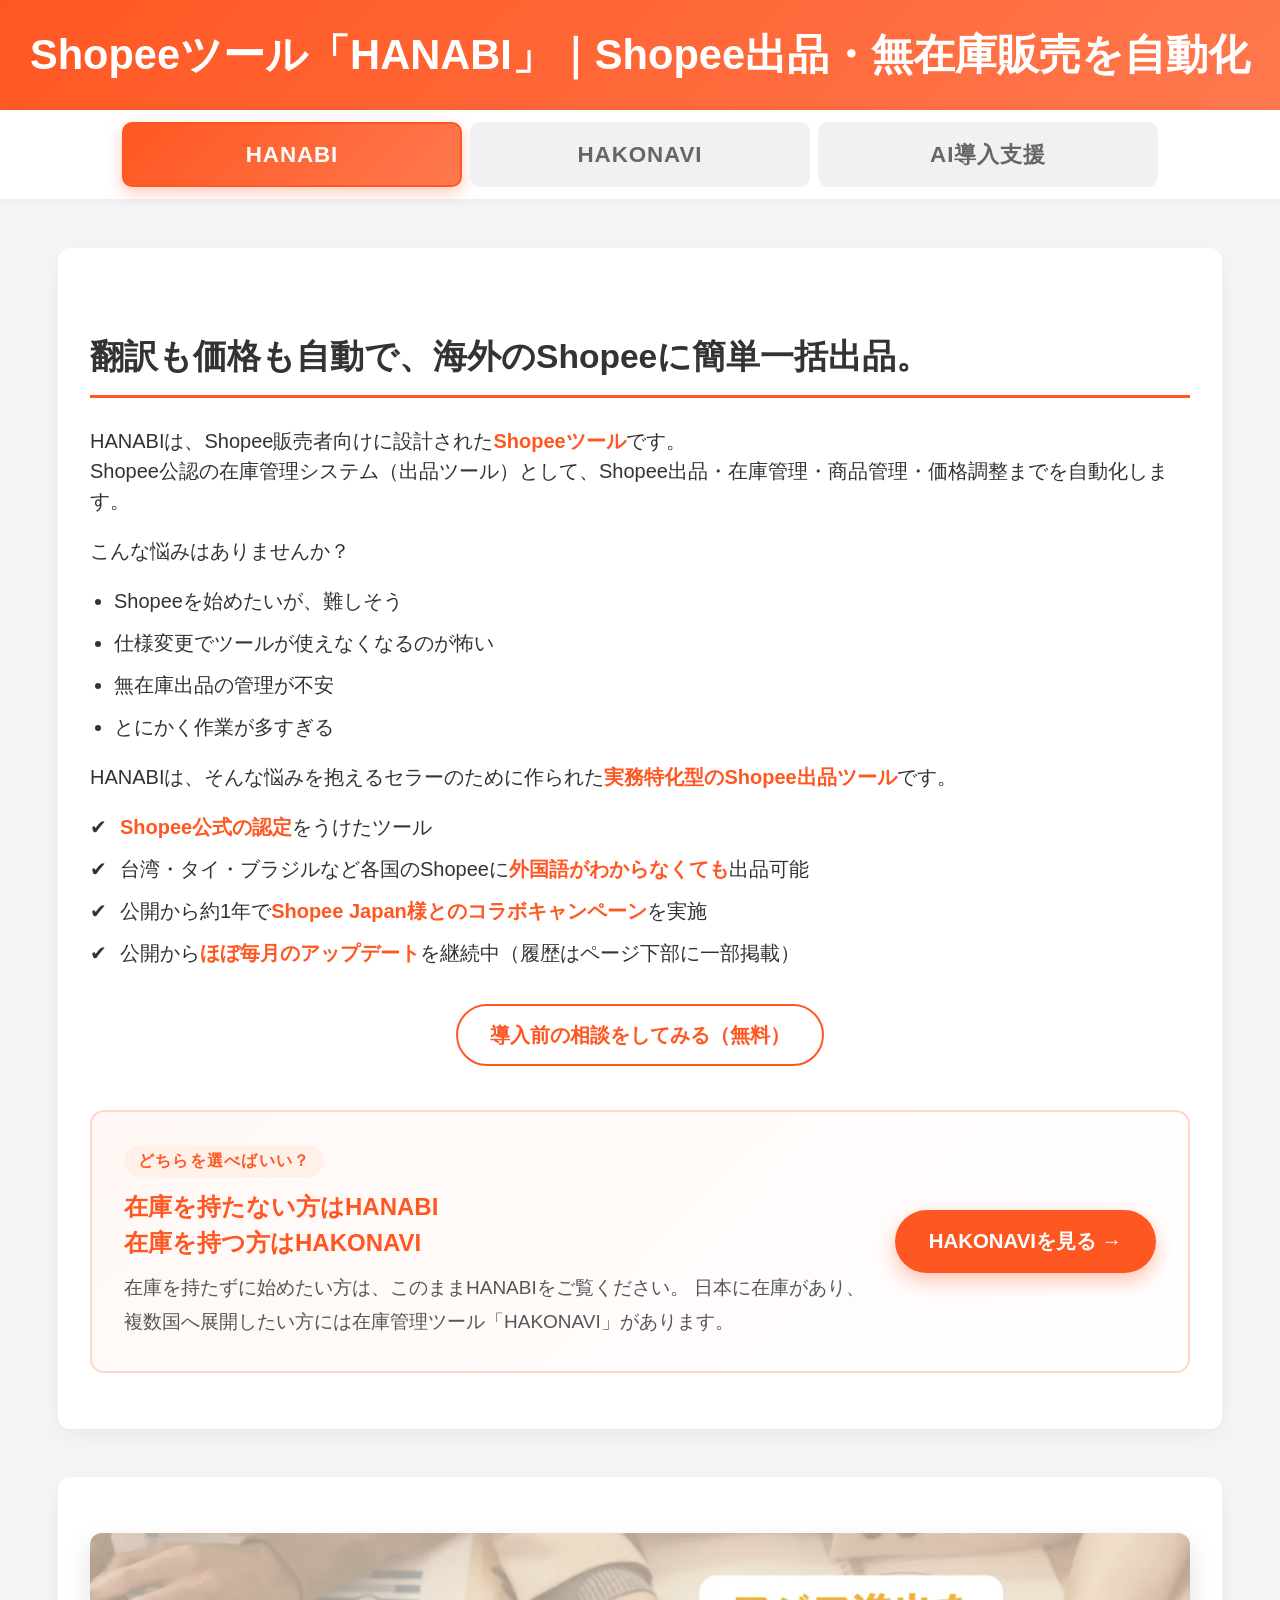
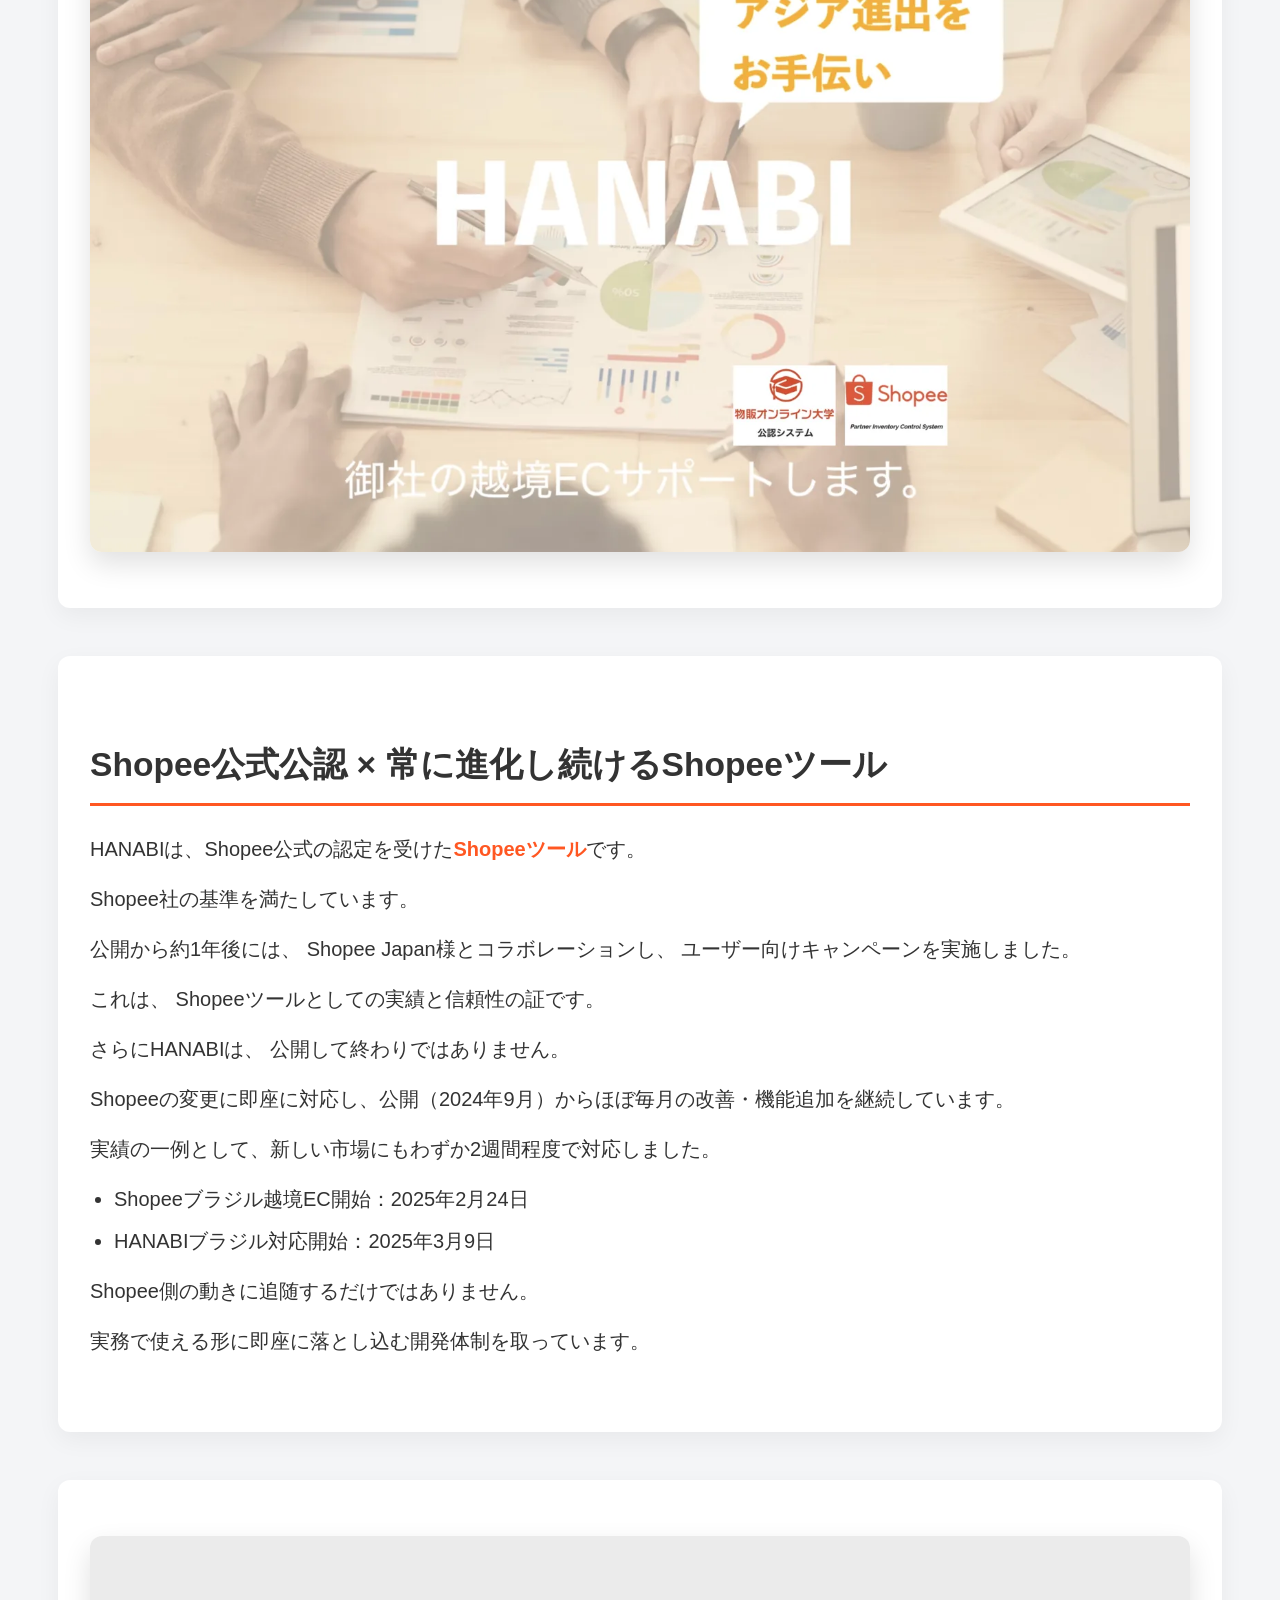
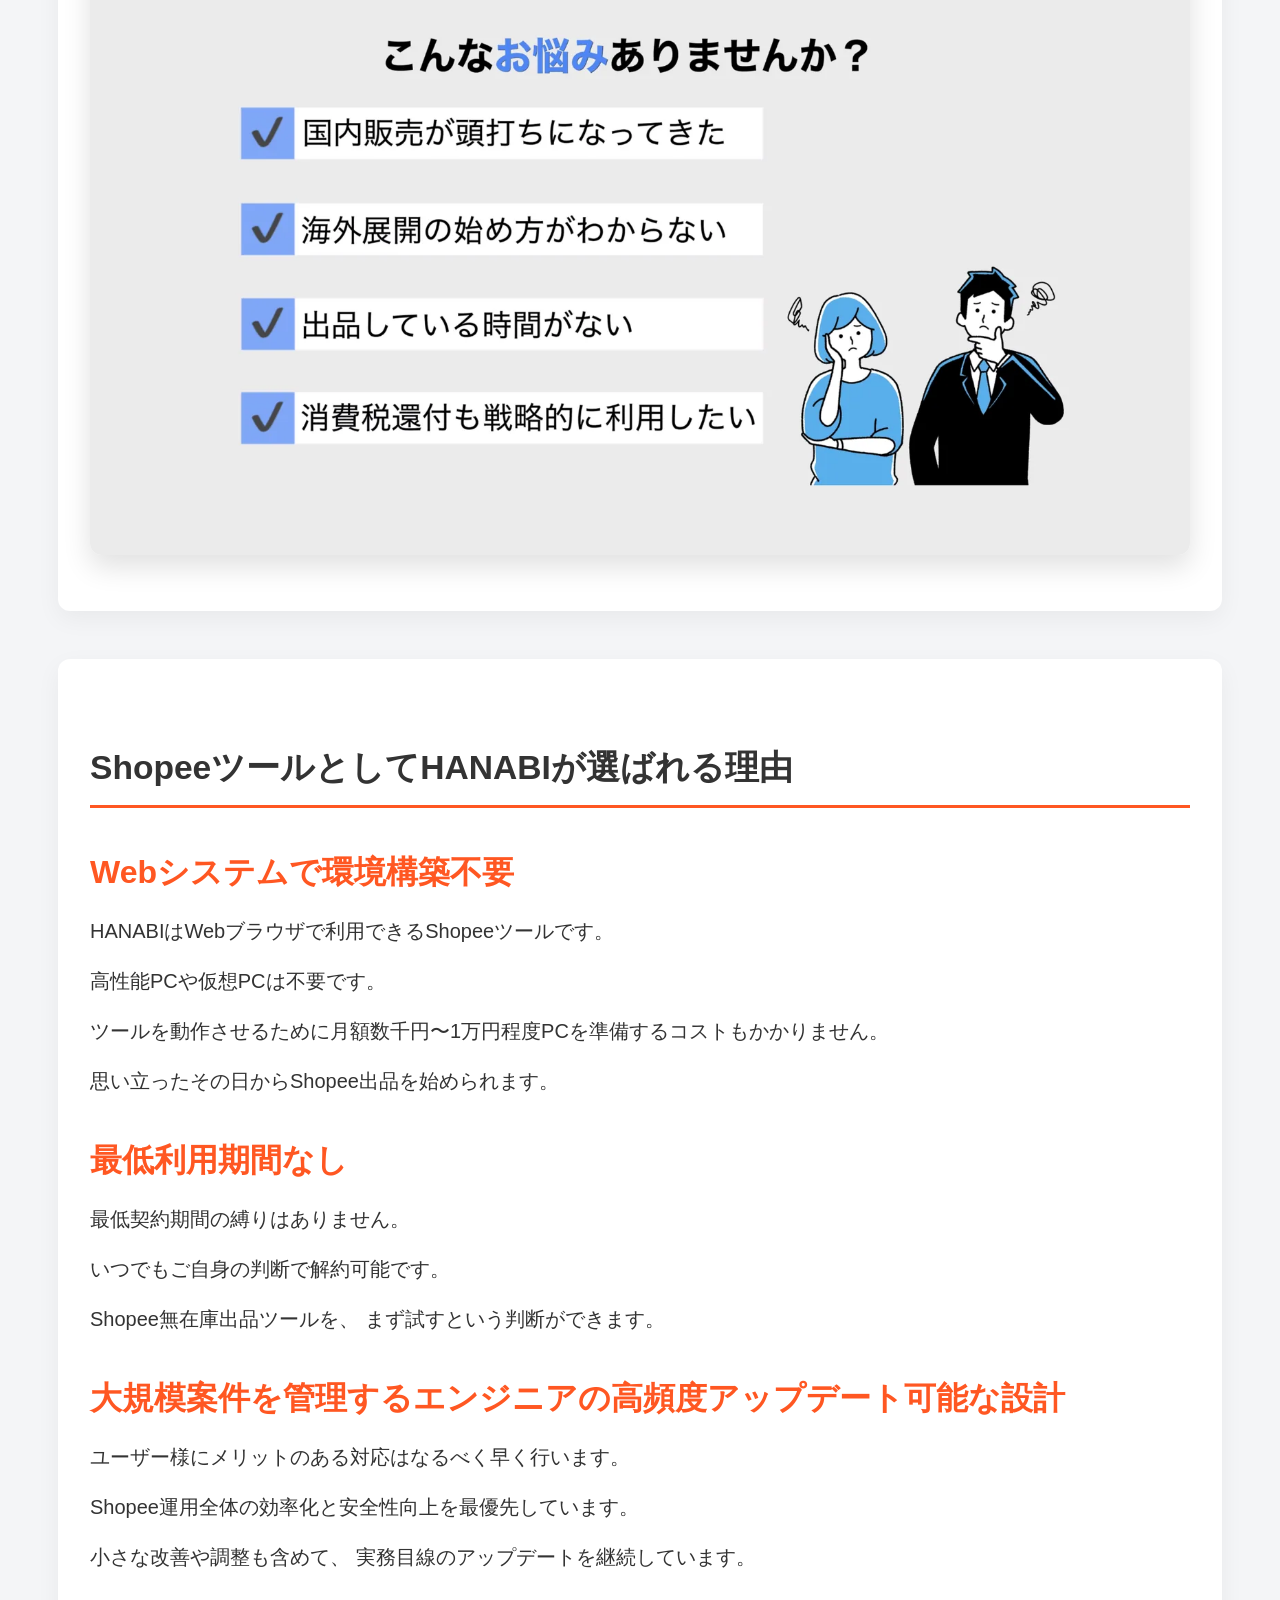
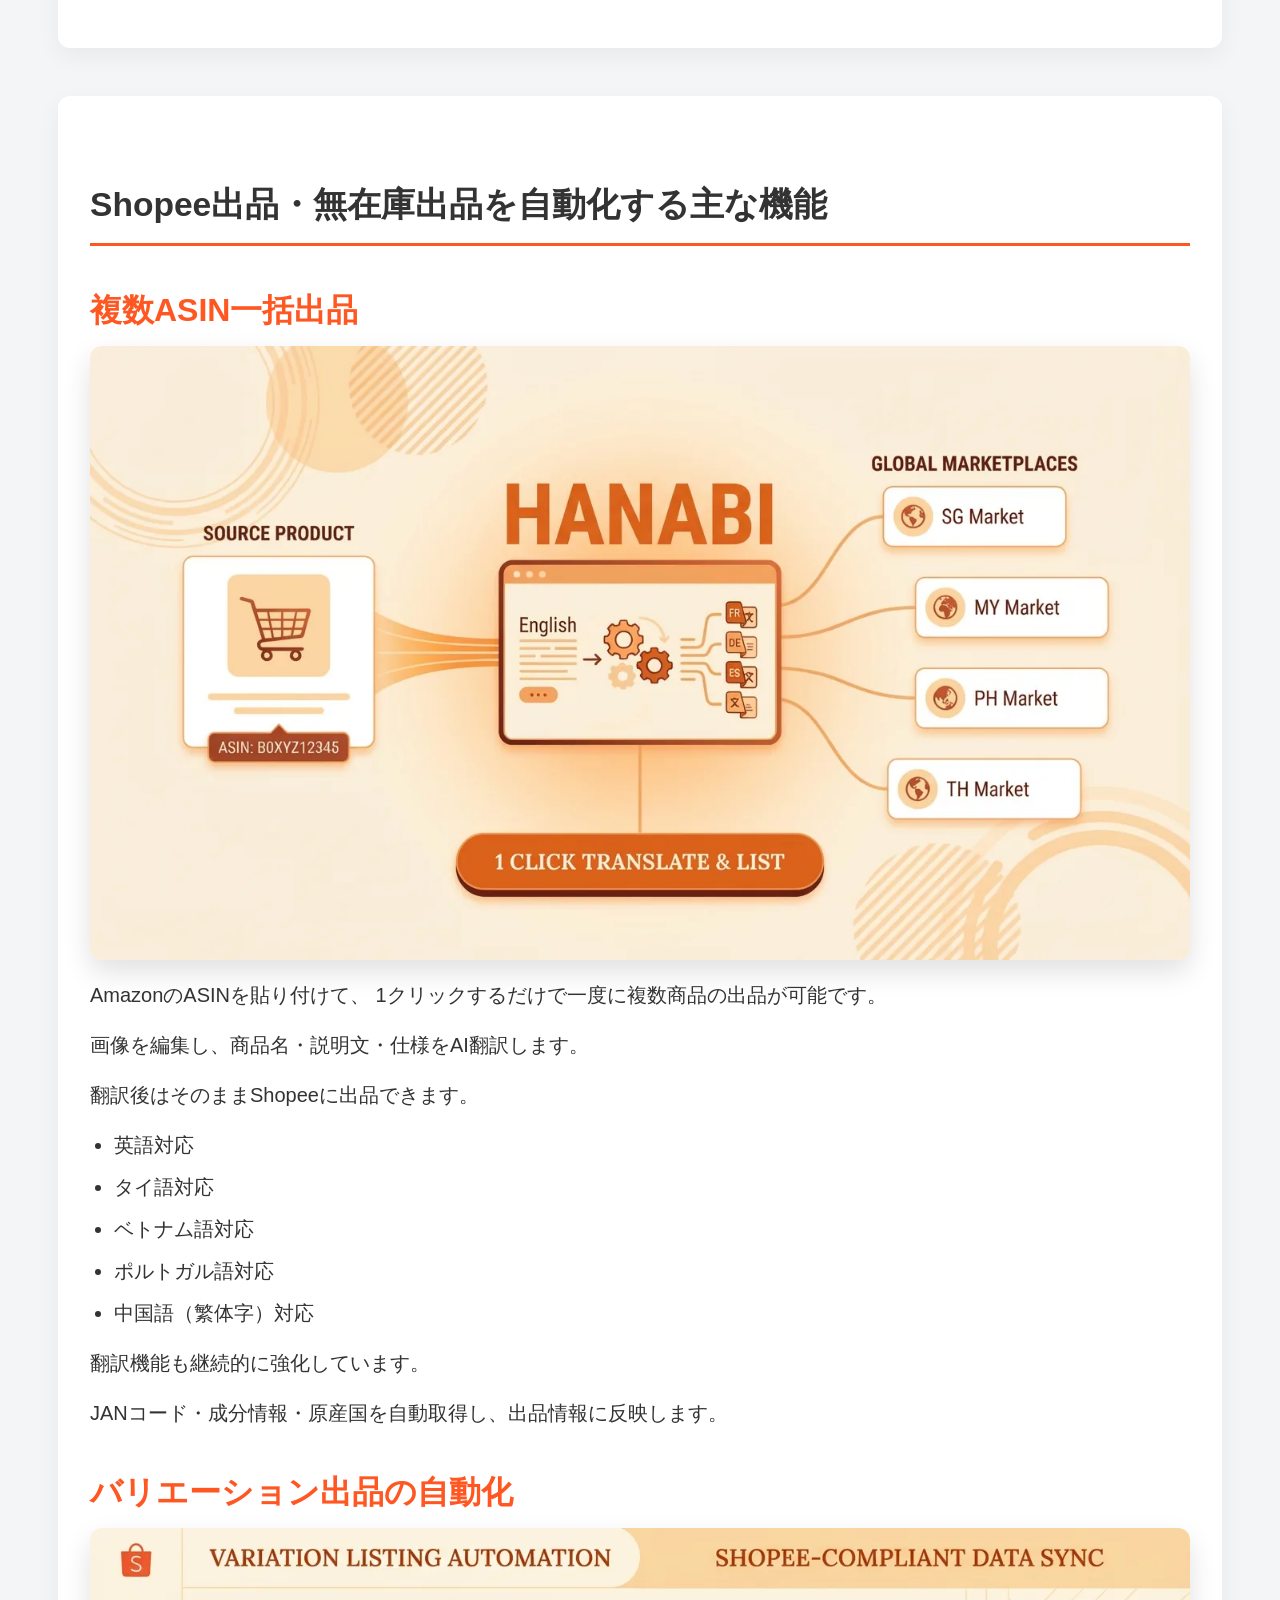
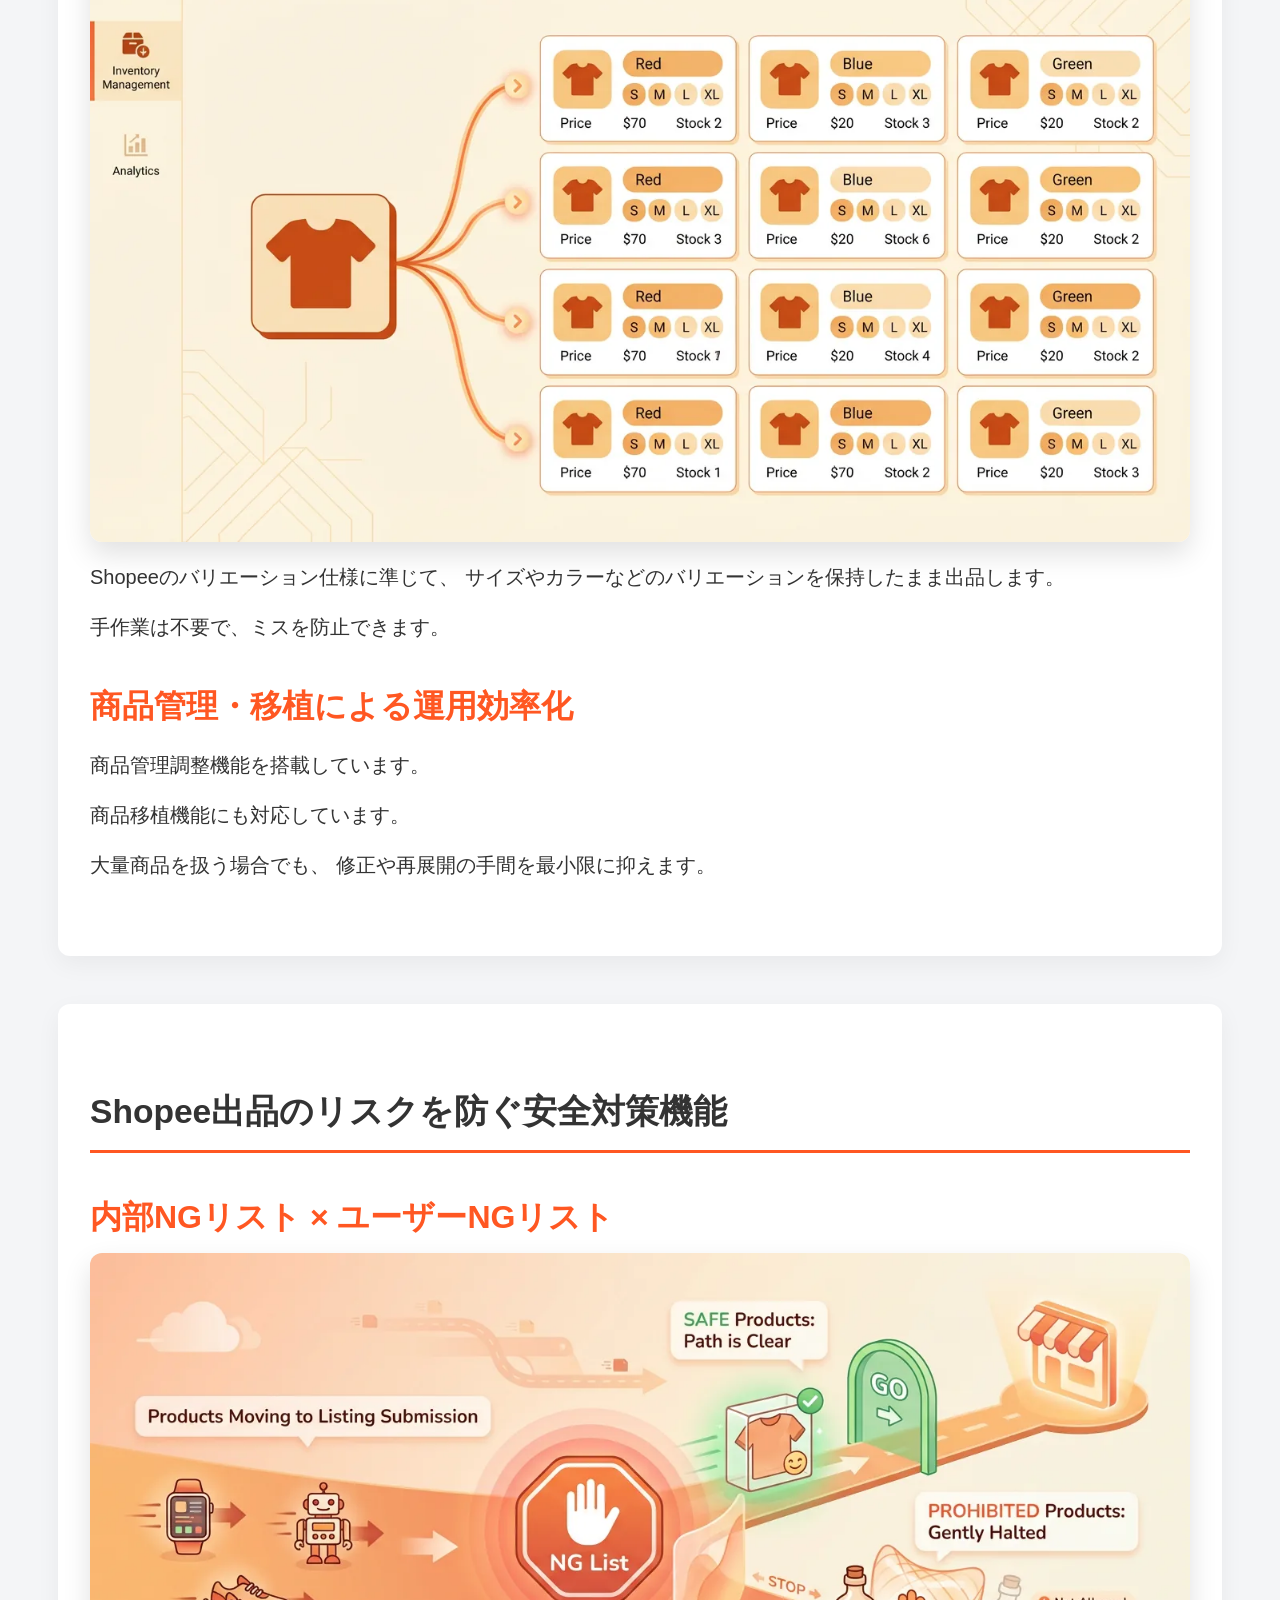
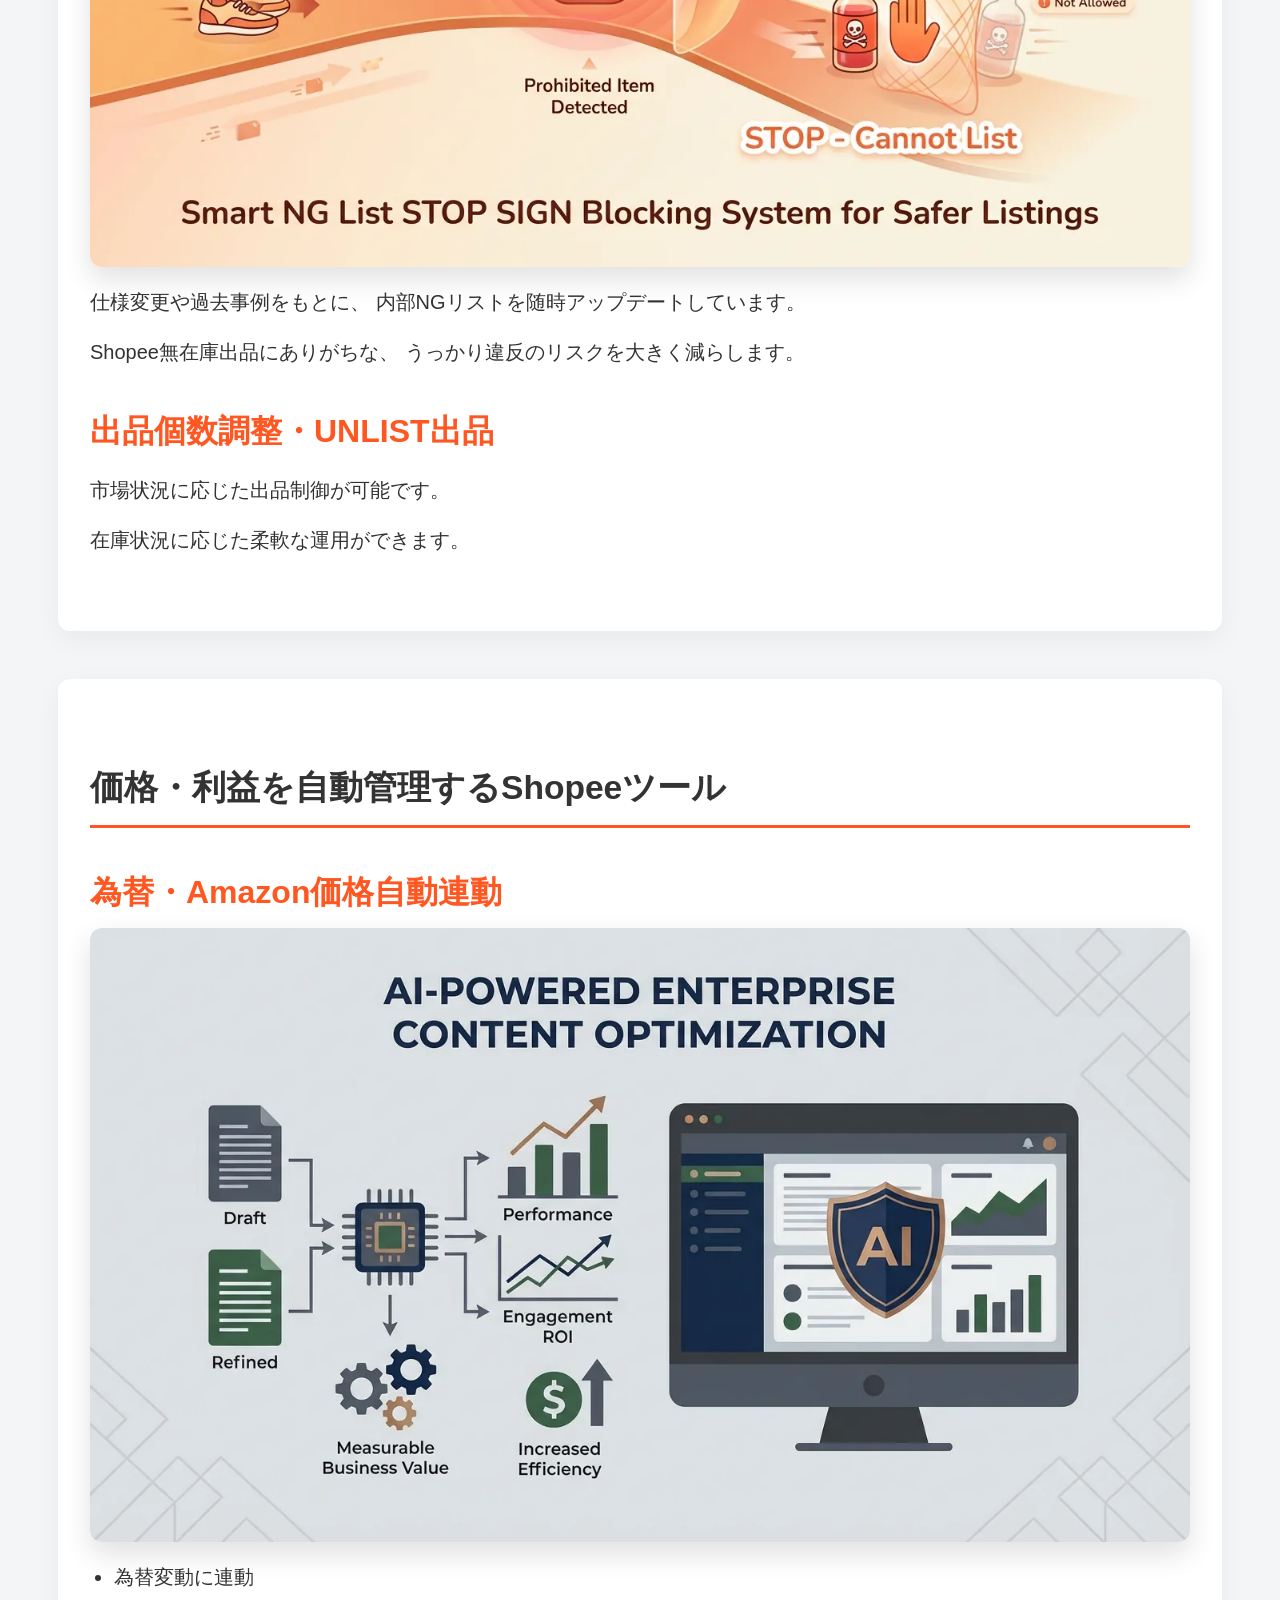
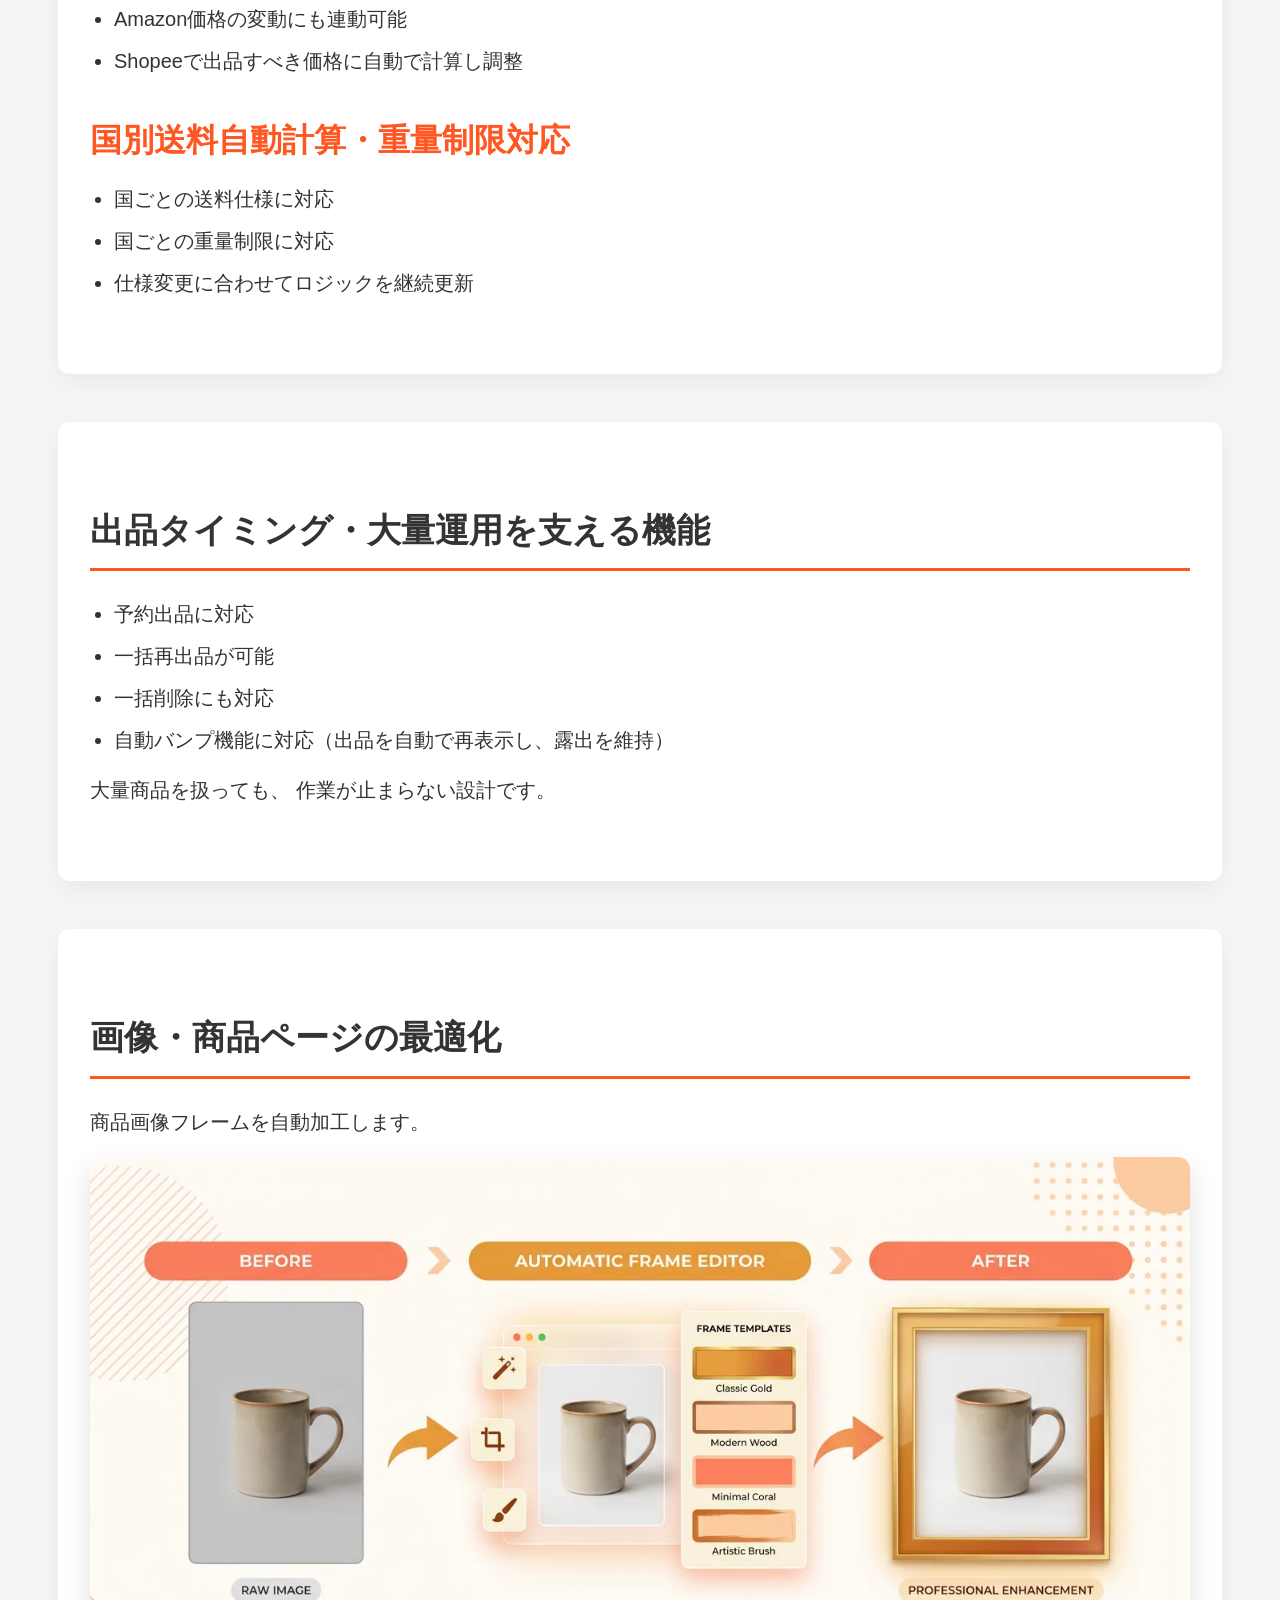
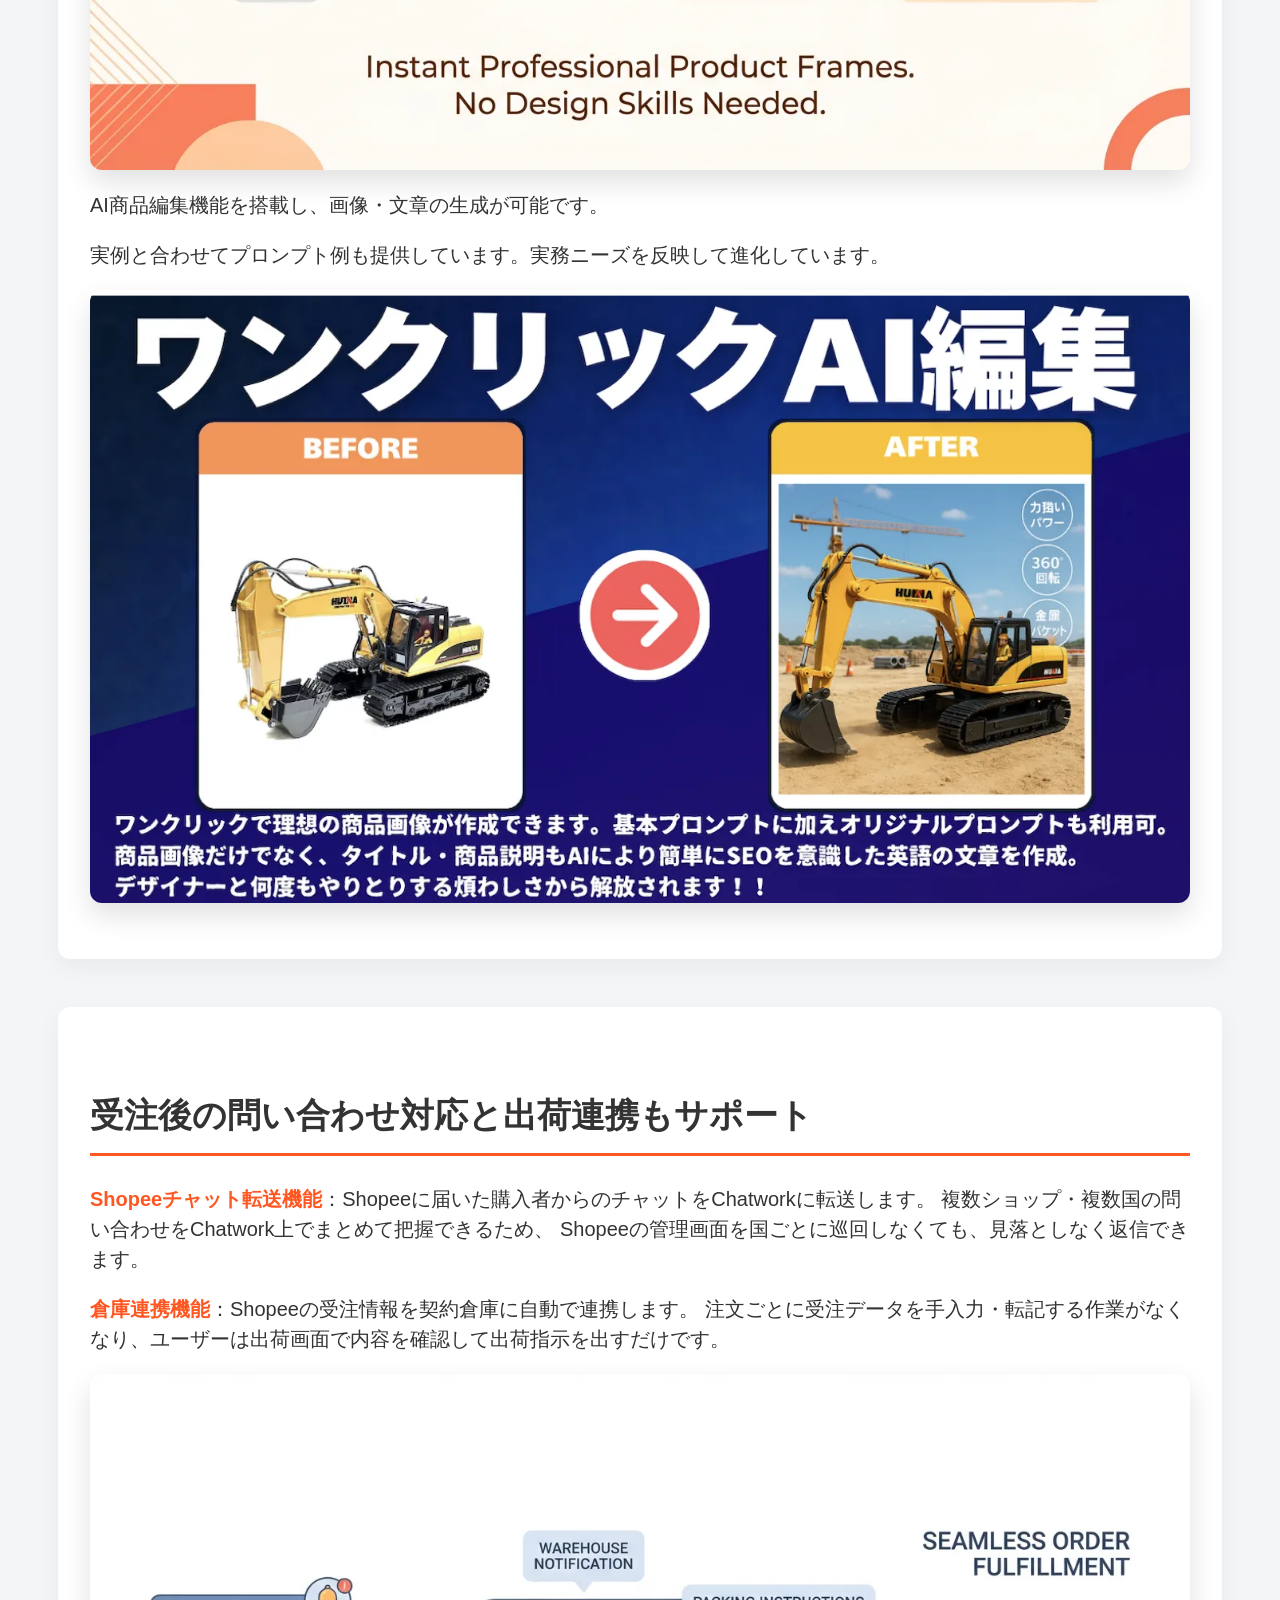
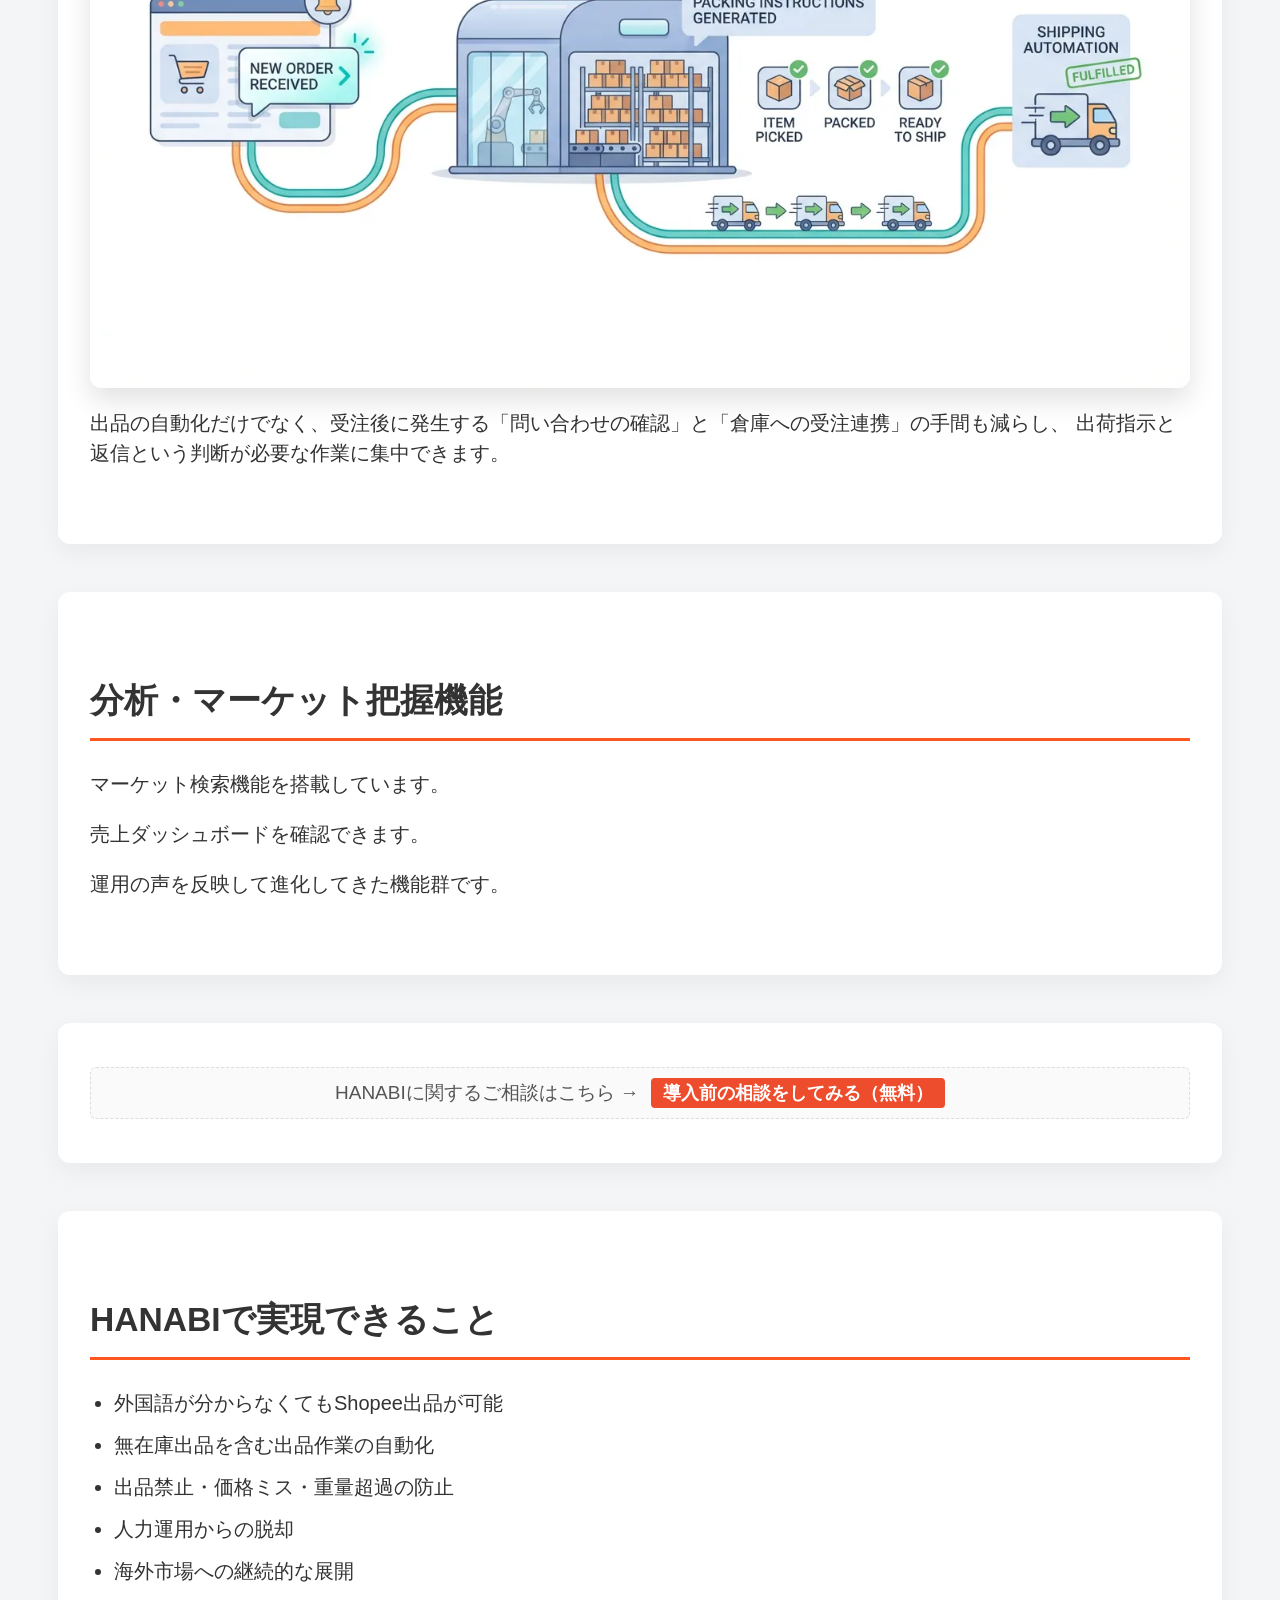
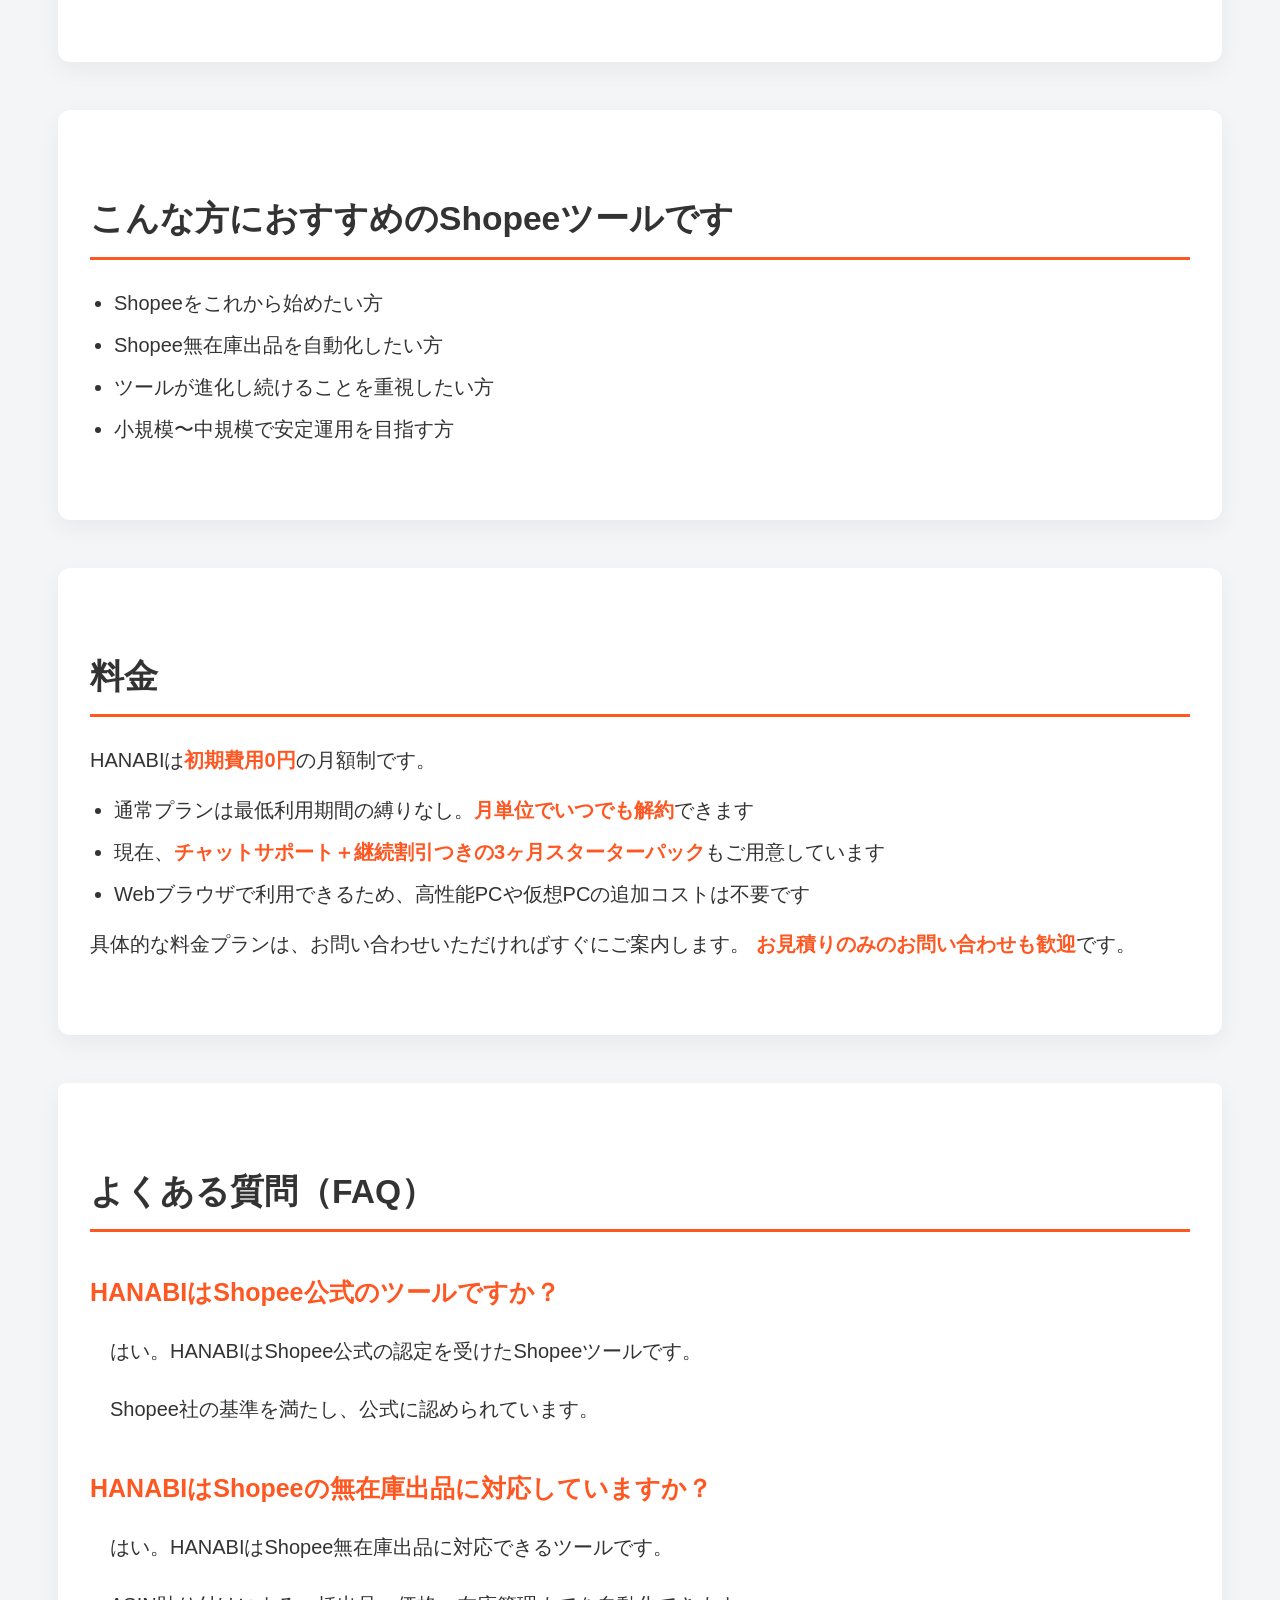
<file: index.html>
<!DOCTYPE html>
<html lang="ja">
<head>
  <meta charset="UTF-8" />
  <meta name="viewport" content="width=device-width, initial-scale=1.0" />

  <!-- Google tag (gtag.js) -->
  <link rel="preconnect" href="https://www.googletagmanager.com">
  <script async src="https://www.googletagmanager.com/gtag/js?id=G-91ZBQNR20L"></script>
  <script>
    window.dataLayer = window.dataLayer || [];
    function gtag(){dataLayer.push(arguments);}
    gtag('js', new Date());

    gtag('config', 'G-91ZBQNR20L');
  </script>

  <title>Shopeeツール「HANABI」｜Shopee出品・無在庫出品を自動化</title>

  <meta name="description" content="HANABIはShopee販売者向けに設計されたShopeeツールです。Shopee出品・無在庫出品・価格調整・商品管理を自動化。高頻度アップデートで進化し続ける日本人向けShopee自動化ツール。" />

  <meta name="robots" content="index, follow" />
  <meta name="author" content="株式会社TYSS" />
  <meta name="theme-color" content="#ff5722" />

  <link rel="canonical" href="https://hanabi.marketvalleys.com/">

  <link rel="icon" href="/favicon.ico">
  <link rel="icon" type="image/png" sizes="32x32" href="/favicon-32x32.png">
  <link rel="icon" type="image/png" sizes="16x16" href="/favicon-16x16.png">
  <link rel="apple-touch-icon" href="/apple-touch-icon.png">

  <!-- ===== OGP ===== -->
<meta property="og:title" content="Shopeeツール「HANABI」｜Shopee出品・無在庫出品を自動化">
<meta property="og:description" content="HANABIはShopee公認のShopeeツール。無在庫出品・商品管理・価格調整を自動化し、海外販売を安全かつ効率的に。">
<meta property="og:type" content="website">
<meta property="og:url" content="https://hanabi.marketvalleys.com/">
<meta property="og:site_name" content="Shopeeツール HANABI / HAKONAVI">
<meta property="og:locale" content="ja_JP">
<meta property="og:image" content="https://hanabi.marketvalleys.com/images/img7.jpg">
<meta property="og:image:width" content="1380">
<meta property="og:image:height" content="1268">
<meta property="og:image:alt" content="ShopeeツールHANABIの紹介画像">

<!-- Twitter用（ほぼ必須） -->
<meta name="twitter:card" content="summary_large_image">
<meta name="twitter:title" content="Shopeeツール「HANABI」｜無在庫出品を自動化">
<meta name="twitter:description" content="Shopee出品・無在庫出品を自動化するShopeeツール">
<meta name="twitter:image" content="https://hanabi.marketvalleys.com/images/img7.jpg">
<meta name="twitter:image:alt" content="ShopeeツールHANABIの紹介画像">
  
  <!-- ===== STYLE ===== -->
  <style>
  :root {
    --main: #ff5722;
    --bg: #f4f5f7;
    --text: #333;
    --max: 1100px;
  }

  body {
    margin: 0;
    font-family: -apple-system, BlinkMacSystemFont, "Segoe UI",
      "Hiragino Kaku Gothic ProN", "Noto Sans JP", sans-serif;
    background: var(--bg);
    color: var(--text);
    font-size: 20px;              /* ← 全体フォントUP */
    line-height: 1.5;             /* ← 長文でも疲れにくい */
  }

  /* 画像共通レイアウト */
.image-block {
  max-width: 100%;
  text-align: center;
}

/* 画像本体 */
.image-block img {
  max-width: 100%;     /* 親幅以上に広がらない */
  width: 100%;         /* 親に合わせて縮小 */
  height: auto;        /* 縦横比維持 */
  display: block;
  margin: 0 auto;

  /* 見た目調整（LP向け） */
  border-radius: 12px;
  box-shadow: 0 12px 28px rgba(0,0,0,0.12);
}

/* 画像下の注意書き */
.image-note {
  margin: 10px 0 0;
  font-size: 0.78em;
  color: #999;
  text-align: center;
}

@media (max-width: 768px) {
  body {
    font-size: 17.5px;  /* ← スマホ用 */
  }
}
  header {
    background: linear-gradient(135deg, #ff5722, #ff784e);
    color: #fff;
    padding: 26px 20px;
    text-align: center;
  }

  header h1 {
    font-size: 2.6rem;
    margin: 0;
    line-height: 1.4;
  }

  section {
    max-width: var(--max);
    margin: 48px auto;
    padding: 56px 32px;
    background: #fff;             /* ← セクションをカード化 */
    border-radius: 12px;
    box-shadow: 0 8px 24px rgba(0,0,0,0.05);
  }

  h2 {
    font-size: 2.1rem;             /* ← セクション見出しを強く */
    margin-bottom: 28px;
    padding-bottom: 12px;
    border-bottom: 3px solid var(--main);
  }

  h3 {
    font-size: 2rem;
    margin-top: 40px;
    margin-bottom: 12px;
    color: var(--main);            /* ← 階層が一目で分かる */
  }

  p {
    margin: 20px 0;
  }

  ul {
    margin: 20px 0;
    padding-left: 1.2em;
  }

  li {
    margin-bottom: 12px;
  }

  /* チェックリスト（記号は✔のみ。標準の•は出さない） */
  ul.checklist {
    list-style: none;
    padding-left: 0;
  }

  ul.checklist li {
    position: relative;
    padding-left: 1.5em;
  }

  ul.checklist li::before {
    content: "✔";
    position: absolute;
    left: 0;
  }

  strong {
    color: var(--main);
    font-weight: 600;
  }

  /* ================= TAB SWITCHER ================= */
  .tab-nav {
    position: sticky;
    top: 0;
    z-index: 50;
    display: flex;
    justify-content: center;
    gap: 8px;
    padding: 12px 12px;
    background: rgba(255, 255, 255, 0.92);
    backdrop-filter: blur(6px);
    border-bottom: 1px solid #eee;
    box-shadow: 0 2px 10px rgba(0, 0, 0, 0.04);
  }

  .tab-button {
    flex: 0 1 340px;
    padding: 16px 18px;
    font-size: 1.4rem;
    font-weight: 700;
    letter-spacing: 0.04em;
    line-height: 1.3;
    color: #666;
    background: #f0f1f3;
    border: 2px solid transparent;
    border-radius: 10px;
    cursor: pointer;
    transition: color 0.2s, background 0.2s, border-color 0.2s;
    text-align: center;
  }

  .tab-button:hover {
    background: #e9eaec;
  }

  .tab-button[aria-selected="true"] {
    color: #fff;
    background: linear-gradient(135deg, #ff5722, #ff784e);
    border-color: #ff5722;
    box-shadow: 0 6px 16px rgba(255, 87, 34, 0.3);
  }

  .tab-panel[hidden] {
    display: none;
  }

  @media (max-width: 768px) {
    .tab-nav {
      gap: 6px;
      padding: 8px;
    }
    .tab-button {
      padding: 12px 8px;
      font-size: 1.1rem;
    }
  }

  /* ================= 口コミ引用カード ================= */
  .reviews-grid {
    display: grid;
    grid-template-columns: repeat(auto-fit, minmax(280px, 1fr));
    gap: 24px;
    margin: 32px 0;
  }

  .review-card {
    position: relative;
    background: #fafafa;
    border: 1px solid #eee;
    border-left: 4px solid var(--main);
    border-radius: 10px;
    padding: 24px 24px 20px;
    box-shadow: 0 6px 18px rgba(0, 0, 0, 0.05);
  }

  .review-card .quote-mark {
    font-size: 3rem;
    line-height: 0.6;
    color: #ffccbc;
    font-family: Georgia, serif;
  }

  .review-body {
    font-size: 0.98em;
    line-height: 1.85;
    margin: 10px 0 18px;
    color: #333;
  }

  .review-meta {
    display: flex;
    align-items: center;
    justify-content: space-between;
    flex-wrap: wrap;
    gap: 8px;
    font-size: 0.82em;
    color: #888;
    border-top: 1px dashed #ddd;
    padding-top: 12px;
  }

  .review-author {
    font-weight: 600;
    color: #555;
  }

  .review-source {
    display: inline-flex;
    align-items: center;
    gap: 4px;
    color: var(--main);
    text-decoration: none;
    font-weight: 600;
    white-space: nowrap;
  }

  .review-source:hover {
    text-decoration: underline;
  }

  /* ================= 料金プランカード ================= */
  .plan-grid {
    display: grid;
    grid-template-columns: repeat(auto-fit, minmax(280px, 1fr));
    gap: 24px;
    margin: 32px 0;
  }

  .plan-card {
    background: #fafafa;
    border: 1px solid #eee;
    border-radius: 10px;
    padding: 28px 24px;
    box-shadow: 0 6px 18px rgba(0, 0, 0, 0.05);
  }

  .plan-card-featured {
    border: 2px solid var(--main);
    background: #fff8f5;
  }

  .plan-badge {
    display: inline-block;
    font-size: 0.75em;
    font-weight: 700;
    color: #fff;
    background: var(--main);
    border-radius: 999px;
    padding: 4px 14px;
    margin-bottom: 10px;
  }

  .plan-name {
    font-weight: 700;
    font-size: 1.05em;
    margin: 0 0 4px;
  }

  .plan-price {
    font-size: 1.35em;
    margin: 0 0 8px;
  }

  .plan-price .plan-price-sub {
    display: block;
    font-size: 0.6em;
    color: #888;
    font-weight: 500;
    margin-top: 2px;
  }

  .plan-card ul {
    margin: 14px 0 0;
  }

  .plan-card li {
    font-size: 0.92em;
    margin-bottom: 8px;
  }

  .reviews-source-cta {
    text-align: center;
    margin-top: 36px;
  }

  .reviews-source-button {
    display: inline-block;
    background: #fff;
    color: var(--main);
    border: 2px solid var(--main);
    text-decoration: none;
    font-size: 1.02em;
    font-weight: 700;
    padding: 14px 32px;
    border-radius: 999px;
    transition: background 0.2s, color 0.2s, transform 0.2s;
  }

  .reviews-source-button:hover {
    background: var(--main);
    color: #fff;
    transform: translateY(-2px);
  }

  /* スマホ調整 */
  @media (max-width: 768px) {
    body {
      font-size: 16.5px;
    }

    header h1 {
      font-size: 2.0rem;
    }

    h2 {
      font-size: 1.7rem;
    }

    h3 {
      font-size: 1.25rem;
    }

    section {
      padding: 40px 20px;
      margin: 32px 12px;
    }
  }

    footer {
      background: #222;
      color: #fff;
      text-align: center;
      padding: 30px 20px;
      font-size: 0.9rem;
    }

    footer a {
      color: #fff;
      text-decoration: none;
      margin: 0 8px;
    }

    footer a:hover {
      text-decoration: underline;
    }

    .highlight {
      color: var(--main-color);
      font-weight: bold;
    }

    /* ================= CONTACT CTA ================= */

.cta-section {
  background: linear-gradient(135deg, #ff5722, #ff784e);
  padding: 80px 20px;
  margin-top: 80px;
}

.cta-container {
  max-width: 800px;
  margin: 0 auto;
  background: #fff;
  border-radius: 16px;
  padding: 56px 32px;
  text-align: center;
  box-shadow: 0 12px 32px rgba(0, 0, 0, 0.15);
}

.cta-title {
  font-size: 2.2rem;
  margin-bottom: 20px;
  color: #222;
}

.cta-text {
  font-size: 1.05em;
  margin-bottom: 32px;
  line-height: 1.9;
}

.cta-button {
  display: inline-block;
  background: #ff5722;
  color: #fff;
  text-decoration: none;
  font-size: 1.1em;
  font-weight: 600;
  padding: 18px 40px;
  border-radius: 999px;
  transition: transform 0.2s ease, box-shadow 0.2s ease,
    background 0.2s ease;
  box-shadow: 0 8px 20px rgba(255, 87, 34, 0.4);
}

.cta-button:hover {
  background: #e64a19;
  transform: translateY(-2px);
  box-shadow: 0 12px 28px rgba(255, 87, 34, 0.45);
}

.cta-note {
  margin-top: 20px;
  font-size: 0.9em;
  color: #666;
}

/* スマホ調整 */
@media (max-width: 768px) {
  .cta-section {
    padding: 60px 16px;
  }

  .cta-container {
    padding: 40px 20px;
  }

  .cta-title {
    font-size: 1.8rem;
  }

  .cta-button {
    width: 100%;
    padding: 18px 0;
  }
}
#faq {
  background: #fff;
  border-radius: 8px;
}

.faq-item {
  margin-bottom: 28px;
}

/* ===== FAQ 調整 ===== */

#faq .faq-item h3 {
  font-size: 1.25em;     /* ← 回答より少し大きく */
  font-weight: 600;
  margin-bottom: 8px;
  line-height: 1.6;
}

#faq .faq-item p {
  font-size: 1em;        /* ← 回答は基準サイズ */
  line-height: 1.9;
}

#faq p {
  text-indent: 1em;
}
/* ===== ミニCTA専用：高さだけ圧縮 ===== */
.micro-cta-section {
  padding: 12px 32px;     /* ← 上下だけ小さく */
  margin: 24px auto;      /* ← 他より詰める */
}
.micro-cta {
  display: flex;
  align-items: center;
  justify-content: center;
  gap: 12px;

  padding: 10px 14px;
  margin: 32px 0;

  background: #fafafa;
  border: 1px dashed #ddd;
  border-radius: 6px;
}

/* テキスト側 */
.micro-cta-text {
  font-size: 0.95em;
  color: #555;
  white-space: nowrap; /* ← 改行させない */
}

/* ボタン側 */
.mini-cta-action {
  display: flex;
  align-items: center;
}

.mini-cta-button {
  display: inline-block;
  padding: 6px 12px;

  font-size: 0.9em;
  font-weight: 600;

  color: #fff;
  background: #ee4d2d;
  border-radius: 4px;
  text-decoration: none;

  line-height: 1;
}

.mini-cta-button:hover {
  opacity: 0.9;
}

/* モバイルだけ縦にしたい場合（任意） */
@media (max-width: 480px) {
  .micro-cta {
    flex-wrap: wrap;
  }

  .micro-cta-text {
    white-space: normal;
    text-align: center;
  }
}

/* ===== サブサービス（AI導入支援） ===== */
.sub-service-mini {
  max-width: 800px;
  margin: 24px auto 48px;
  padding: 16px 20px;

  background: #f9f9f9;
  border-radius: 6px;

  font-size: 0.85em;   /* ← 全体より一段小さく */
  line-height: 1.7;
  color: #666;
}

.sub-service-mini p {
  margin: 8px 0;
}

.sub-service-mini strong {
  font-weight: 600;
  color: #555;
}

/* ===== 姉妹サービス導線（HAKONABI） ===== */
.sister-service {
  display: flex;
  align-items: center;
  justify-content: space-between;
  flex-wrap: wrap;
  gap: 24px;
  margin-top: 44px;
  border: 2px solid #ffd7c7;
  background: linear-gradient(135deg, #fff8f5, #fff);
  border-radius: 14px;
  padding: 32px;
}

.sister-service .sister-text {
  flex: 1 1 340px;
}

.sister-service .sister-label {
  display: inline-block;
  font-size: 0.78em;
  font-weight: 700;
  letter-spacing: .08em;
  color: var(--main);
  background: #fff0ea;
  border-radius: 999px;
  padding: 4px 14px;
  margin-bottom: 12px;
}

.sister-service h3 {
  margin: 0 0 10px;
  font-size: 1.5rem;
}

.sister-service p {
  margin: 0;
  font-size: 0.95em;
  line-height: 1.8;
  color: #555;
}

.sister-service .sister-cta {
  flex: 0 0 auto;
}

.sister-button {
  display: inline-block;
  background: var(--main);
  color: #fff;
  text-decoration: none;
  font-weight: 700;
  font-size: 1.02em;
  padding: 16px 34px;
  border-radius: 999px;
  white-space: nowrap;
  box-shadow: 0 8px 20px rgba(255, 87, 34, 0.35);
  transition: transform 0.2s, box-shadow 0.2s;
}

.sister-button:hover {
  transform: translateY(-2px);
  box-shadow: 0 12px 28px rgba(255, 87, 34, 0.45);
}

@media (max-width: 768px) {
  .sister-service {
    padding: 24px 20px;
  }
  .sister-service .sister-cta,
  .sister-button {
    width: 100%;
    box-sizing: border-box;
    text-align: center;
  }
}

</style>
<script type="application/ld+json">
{
  "@context": "https://schema.org",
  "@type": "FAQPage",
  "mainEntity": [
    {
      "@type": "Question",
      "name": "HANABIはShopee公式のツールですか？",
      "acceptedAnswer": {
        "@type": "Answer",
        "text": "はい。HANABIはShopee公式の認定を受けたShopeeツールです。Shopee社の基準を満たし、公式に認められています。"
      }
    },
    {
      "@type": "Question",
      "name": "HANABIはShopeeの無在庫出品に対応していますか？",
      "acceptedAnswer": {
        "@type": "Answer",
        "text": "はい。HANABIはShopee無在庫出品に対応できるツールです。ASIN貼り付けによる一括出品、価格・在庫・重量管理までを自動化できます。"
      }
    },
    {
      "@type": "Question",
      "name": "HANABIはどれくらいの頻度でアップデートされますか？",
      "acceptedAnswer": {
        "@type": "Answer",
        "text": "HANABIは公開（2024年9月）から27回以上のアップデートを実施しており、月平均1回以上のペースで改善を続けています。Shopeeの仕様変更や各国市場の動きに合わせ、実務で必要な機能を高頻度で反映しています。"
      }
    },
    {
      "@type": "Question",
      "name": "Shopeeツールは初心者でも使えますか？",
      "acceptedAnswer": {
        "@type": "Answer",
        "text": "はい。HANABIはShopee初心者の方でも使いやすい設計のShopeeツールです。ASIN貼り付けによる出品や自動化機能により、専門知識がなくても運用できます。複雑な設定を極力排除した、使いやすいツールです。"
      }
    },
    {
      "@type": "Question",
      "name": "無在庫出品はShopeeの規約違反になりませんか？",
      "acceptedAnswer": {
        "@type": "Answer",
        "text": "Shopeeでは一定の条件を満たした無在庫出品は可能とされています。HANABIでは内部NGリストや出品制御機能により、規約違反リスクを抑えた運用が可能です。"
      }
    },
    {
      "@type": "Question",
      "name": "どの国のShopeeに対応していますか？",
      "acceptedAnswer": {
        "@type": "Answer",
        "text": "HANABIはシンガポール、フィリピン、タイ、マレーシア、ベトナム、台湾、ブラジルなどの複数国のShopeeに対応しています。今後もShopeeの展開に合わせて対応国を拡張していく予定です。"
      }
    },
    {
      "@type": "Question",
      "name": "個人でもHANABIを利用できますか？",
      "acceptedAnswer": {
        "@type": "Answer",
        "text": "はい。HANABIは個人・法人を問わずご利用いただけるShopeeツールです。小規模から中規模の運用まで幅広く対応しています。"
      }
    },
    {
      "@type": "Question",
      "name": "契約期間や解約条件はどうなっていますか？",
      "acceptedAnswer": {
        "@type": "Answer",
        "text": "HANABIには最低利用期間の縛りはありません。いつでもご自身の判断で解約可能なため、安心して導入いただけます。"
      }
    },
    {
      "@type": "Question",
      "name": "他のShopeeツールとHANABIの違いは何ですか？",
      "acceptedAnswer": {
        "@type": "Answer",
        "text": "HANABIはShopee公認である点が大きな特長です。複雑な設定を極力排除しているのも大きな特長です。高頻度アップデートによる進化スピードも評価されています。実務の声を反映しながら継続的に改善されるShopee自動化ツールです。"
      }
    },
    {
      "@type": "Question",
      "name": "HANABIはどのくらいの規模まで対応していますか？",
      "acceptedAnswer": {
        "@type": "Answer",
        "text": "HANABIは月商100万円~500万円程のユーザー様が多いです。出品数は各国ごとに1万商品まで対応可能です。"
      }
    },
    {
      "@type": "Question",
      "name": "HANABIの料金はどこで確認できますか？",
      "acceptedAnswer": {
        "@type": "Answer",
        "text": "HANABIは初期費用0円の月額制です。具体的な料金プランは、お問い合わせいただければすぐにご案内します。お見積りのみのお問い合わせも歓迎です。通常プランは最低利用期間の縛りがなく、月単位でいつでも解約できます。"
      }
    }
  ]
}
</script>
<script type="application/ld+json">
{
  "@context": "https://schema.org",
  "@graph": [
    {
      "@type": "Organization",
      "@id": "https://hanabi.marketvalleys.com/#organization",
      "name": "株式会社TYSS",
      "url": "https://hanabi.marketvalleys.com/",
      "logo": "https://hanabi.marketvalleys.com/apple-touch-icon.png",
      "description": "Shopee販売者向けツール「HANABI」「HAKONAVI」の開発・運営、およびAI導入支援を行う日本の企業。"
    },
    {
      "@type": "WebSite",
      "@id": "https://hanabi.marketvalleys.com/#website",
      "url": "https://hanabi.marketvalleys.com/",
      "name": "Shopeeツール HANABI / HAKONAVI",
      "inLanguage": "ja",
      "publisher": { "@id": "https://hanabi.marketvalleys.com/#organization" }
    },
    {
      "@type": "WebPage",
      "@id": "https://hanabi.marketvalleys.com/#webpage",
      "url": "https://hanabi.marketvalleys.com/",
      "name": "Shopeeツール「HANABI」｜Shopee出品・無在庫出品を自動化",
      "description": "HANABIはShopee販売者向けに設計されたShopeeツールです。Shopee出品・無在庫出品・価格調整・商品管理を自動化。高頻度アップデートで進化し続ける日本人向けShopee自動化ツール。",
      "inLanguage": "ja",
      "isPartOf": { "@id": "https://hanabi.marketvalleys.com/#website" },
      "about": { "@id": "https://hanabi.marketvalleys.com/#hanabi" },
      "datePublished": "2024-09-01",
      "dateModified": "2026-08-06",
      "primaryImageOfPage": {
        "@type": "ImageObject",
        "url": "https://hanabi.marketvalleys.com/images/img7.jpg"
      }
    },
    {
      "@type": "SoftwareApplication",
      "@id": "https://hanabi.marketvalleys.com/#hanabi",
      "name": "HANABI",
      "alternateName": "Shopeeツール HANABI",
      "applicationCategory": "BusinessApplication",
      "operatingSystem": "Web",
      "url": "https://hanabi.marketvalleys.com/",
      "inLanguage": "ja",
      "description": "Shopee公式認定の無在庫出品対応Shopeeツール。AmazonのASIN貼り付けによる一括出品、AI翻訳、為替・価格自動連動、送料・重量計算、NGリストによる出品リスク対策、予約出品・自動バンプなどを提供。シンガポール・フィリピン・タイ・マレーシア・ベトナム・台湾・ブラジルに対応。初期費用0円の月額制で最低利用期間なし。",
      "softwareVersion": "2.4.0",
      "datePublished": "2024-09-01",
      "featureList": [
        "複数ASIN一括出品",
        "AI翻訳（英語・タイ語・ベトナム語・ポルトガル語・繁体字中国語）",
        "バリエーション出品の自動化",
        "為替・Amazon価格自動連動",
        "国別送料自動計算・重量制限対応",
        "内部NGリスト・ユーザーNGリストによる出品リスク対策",
        "予約出品・一括再出品・一括削除・自動バンプ",
        "AI商品編集（画像・文章生成）",
        "Shopeeチャット転送（Chatwork連携）・契約倉庫への受注連携",
        "マーケット検索・売上ダッシュボード"
      ],
      "publisher": { "@id": "https://hanabi.marketvalleys.com/#organization" },
      "provider": { "@id": "https://hanabi.marketvalleys.com/#organization" }
    },
    {
      "@type": "SoftwareApplication",
      "@id": "https://hanabi.marketvalleys.com/#hakonavi",
      "name": "HAKONAVI",
      "alternateName": "Shopee在庫管理システム HAKONAVI",
      "applicationCategory": "BusinessApplication",
      "operatingSystem": "Web",
      "url": "https://hanabi.marketvalleys.com/#hako",
      "inLanguage": "ja",
      "description": "Shopeeの有在庫販売に特化した在庫・出品・利益管理システム。一度の商品登録で複数国・複数ショップへ出品し、日本の在庫を基準に各国の在庫数を自動同期。原価・手数料・為替を考慮した利益の可視化、利益レポート（CSVエクスポート対応）を提供。シンガポール・フィリピン・マレーシア・タイ・ベトナム・台湾・ブラジルの7か国に対応。",
      "featureList": [
        "複数国・複数ショップへの同時出品",
        "在庫の自動同期（注文・キャンセルに応じた自動減算・復元）",
        "セット商品のバンドル在庫自動計算",
        "為替レートからの国別価格自動計算",
        "原価・利益額・利益率の可視化",
        "国別・店舗別の利益レポート（CSVエクスポート対応)",
        "日次の在庫自動照合とアラート"
      ],
      "publisher": { "@id": "https://hanabi.marketvalleys.com/#organization" },
      "provider": { "@id": "https://hanabi.marketvalleys.com/#organization" }
    }
  ]
}
</script>

</head>

<body>

  <!-- ================= H1 ================= -->
  <header>
    <h1>Shopeeツール「HANABI」｜Shopee出品・無在庫販売を自動化</h1>
  </header>

  <!-- ================= TAB NAV ================= -->
  <nav class="tab-nav" role="tablist" aria-label="ツール切り替え">
    <button
      class="tab-button"
      id="tab-hanabi"
      role="tab"
      aria-selected="true"
      aria-controls="panel-hanabi"
    >
      HANABI
    </button>
    <button
      class="tab-button"
      id="tab-hako"
      role="tab"
      aria-selected="false"
      aria-controls="panel-hako"
    >
      HAKONAVI
    </button>
    <button
      class="tab-button"
      id="tab-ai"
      role="tab"
      aria-selected="false"
      aria-controls="panel-ai"
    >
      AI導入支援
    </button>
  </nav>

  <main>

  <!-- ================= PANEL: HANABI ================= -->
  <div id="panel-hanabi" class="tab-panel" role="tabpanel" aria-labelledby="tab-hanabi">

  <!-- ================= HERO ================= -->
  <section>
    <h2>翻訳も価格も自動で、海外のShopeeに簡単一括出品。</h2>

    <p>
      HANABIは、Shopee販売者向けに設計された<strong>Shopeeツール</strong>です。<br>
      Shopee公認の在庫管理システム（出品ツール）として、Shopee出品・在庫管理・商品管理・価格調整までを自動化します。<br>
    </p>

    <p>こんな悩みはありませんか？</p>

    <ul>
      <li>Shopeeを始めたいが、難しそう</li>
      <li>仕様変更でツールが使えなくなるのが怖い</li>
      <li>無在庫出品の管理が不安</li>
      <li>とにかく作業が多すぎる</li>
    </ul>

    <p>
      HANABIは、そんな悩みを抱えるセラーのために作られた<strong>実務特化型のShopee出品ツール</strong>です。
    </p>

    <ul class="checklist">
      <li><strong>Shopee公式の認定</strong>をうけたツール</li>
      <li>台湾・タイ・ブラジルなど各国のShopeeに<strong>外国語がわからなくても</strong>出品可能</li>
      <li>公開から約1年で<strong>Shopee Japan様とのコラボキャンペーン</strong>を実施</li>
      <li>公開から<strong>ほぼ毎月のアップデート</strong>を継続中（履歴はページ下部に一部掲載）</li>
    </ul>

    <div class="reviews-source-cta">
      <a
        class="reviews-source-button"
        href="https://forms.gle/Wei9GRR1WXy8iVwd7"
        target="_blank"
        rel="noopener"
      >
        導入前の相談をしてみる（無料）
      </a>
    </div>

    <!-- 無在庫／有在庫の分岐案内 -->
    <div class="sister-service">
      <div class="sister-text">
        <span class="sister-label">どちらを選べばいい？</span>
        <h3>在庫を持たない方はHANABI<br>
          在庫を持つ方はHAKONAVI</h3>
        <p>
          在庫を持たずに始めたい方は、このままHANABIをご覧ください。
          日本に在庫があり、複数国へ展開したい方には在庫管理ツール「HAKONAVI」があります。
        </p>
      </div>
      <div class="sister-cta">
        <a class="sister-button" href="#hako" data-tab="hako">HAKONAVIを見る →</a>
      </div>
    </div>
  </section>

  <section>
  <div class="image-block">
    <img
      src="images/img2.webp"
      alt="ShopeeツールHANABIの管理画面"
      width="1600" height="901"
      fetchpriority="high" decoding="async"
    >
  </div>
</section>
  <!-- ================= TRUST ================= -->
  <section>
    <h2>Shopee公式公認 × 常に進化し続けるShopeeツール</h2>

    <p>
      HANABIは、Shopee公式の認定を受けた<strong>Shopeeツール</strong>です。
    </p>

    <p>
      Shopee社の基準を満たしています。
    </p>

    <p>
      公開から約1年後には、
      Shopee Japan様とコラボレーションし、
      ユーザー向けキャンペーンを実施しました。
    </p>

    <p>
      これは、
      Shopeeツールとしての実績と信頼性の証です。
    </p>

    <p>
      さらにHANABIは、
      公開して終わりではありません。
    </p>

    <p>
      Shopeeの変更に即座に対応し、公開（2024年9月）からほぼ毎月の改善・機能追加を継続しています。
    </p>

    <p>
      実績の一例として、新しい市場にもわずか2週間程度で対応しました。
    </p>

    <ul>
      <li>Shopeeブラジル越境EC開始：2025年2月24日</li>
      <li>HANABIブラジル対応開始：2025年3月9日</li>
    </ul>

    <p>
      Shopee側の動きに追随するだけではありません。
    </p>

    <p>
      実務で使える形に即座に落とし込む開発体制を取っています。
    </p>
  </section>
  <section>
    <div class="image-block">
      <img
        src="images/img3.webp"
        alt="Shopeeにおける悩みを解決するのはHANABI"
        width="1600" height="901"
        loading="lazy" decoding="async"
      >
    </div>
  </section>
  
  <!-- ================= REASONS ================= -->
  <section>
    <h2>ShopeeツールとしてHANABIが選ばれる理由</h2>

    <h3>Webシステムで環境構築不要</h3>

    <p>
      HANABIはWebブラウザで利用できるShopeeツールです。
    </p>

    <p>
      高性能PCや仮想PCは不要です。
    </p>

    <p>
      ツールを動作させるために月額数千円〜1万円程度PCを準備するコストもかかりません。
    </p>

    <p>
      思い立ったその日からShopee出品を始められます。
    </p>

    <h3>最低利用期間なし</h3>

    <p>
      最低契約期間の縛りはありません。
    </p>

    <p>
      いつでもご自身の判断で解約可能です。
    </p>

    <p>
      Shopee無在庫出品ツールを、
      まず試すという判断ができます。
    </p>

    <h3>大規模案件を管理するエンジニアの高頻度アップデート可能な設計</h3>

    <p>
      ユーザー様にメリットのある対応はなるべく早く行います。
    </p>

    <p>
      Shopee運用全体の効率化と安全性向上を最優先しています。
    </p>

    <p>
      小さな改善や調整も含めて、
      実務目線のアップデートを継続しています。
    </p>
  </section>

  <!-- ================= FEATURES ================= -->
  <section>
    <h2>Shopee出品・無在庫出品を自動化する主な機能</h2>

    <h3>複数ASIN一括出品</h3>
    <div class="image-block">
      <img
        src="images/g_img1.webp"
        alt="HANABIの複数ASIN一括出品機能"
        width="1376" height="768"
        loading="lazy" decoding="async"
      >
    </div>
    <p>
      AmazonのASINを貼り付けて、
      1クリックするだけで一度に複数商品の出品が可能です。
    </p>

    <p>
      画像を編集し、商品名・説明文・仕様をAI翻訳します。
    </p>

    <p>
      翻訳後はそのままShopeeに出品できます。
    </p>

    <ul>
      <li>英語対応</li>
      <li>タイ語対応</li>
      <li>ベトナム語対応</li>
      <li>ポルトガル語対応</li>
      <li>中国語（繁体字）対応</li>
    </ul>

    <p>
      翻訳機能も継続的に強化しています。
    </p>

    <p>
      JANコード・成分情報・原産国を自動取得し、出品情報に反映します。
    </p>

    <h3>バリエーション出品の自動化</h3>
    <div class="image-block">
      <img
        src="images/g_img2.webp"
        alt="HANABIのバリエーション出品機能"
        width="1376" height="768"
        loading="lazy" decoding="async"
      >
    </div>
    <p>
      Shopeeのバリエーション仕様に準じて、
      サイズやカラーなどのバリエーションを保持したまま出品します。
    </p>

    <p>
      手作業は不要で、ミスを防止できます。
    </p>

    <h3>商品管理・移植による運用効率化</h3>

    <p>
      商品管理調整機能を搭載しています。
    </p>

    <p>
      商品移植機能にも対応しています。
    </p>

    <p>
      大量商品を扱う場合でも、
      修正や再展開の手間を最小限に抑えます。
    </p>
  </section>

  <!-- ================= SAFETY ================= -->
  <section>
    <h2>Shopee出品のリスクを防ぐ安全対策機能</h2>

    <h3>内部NGリスト × ユーザーNGリスト</h3>
    <div class="image-block">
      <img
        src="images/g_img6.webp"
        alt="HANABIの出品NGリスト機能"
        width="1376" height="768"
        loading="lazy" decoding="async"
      >
    </div>
    <p>
      仕様変更や過去事例をもとに、
      内部NGリストを随時アップデートしています。
    </p>

    <p>
      Shopee無在庫出品にありがちな、
      うっかり違反のリスクを大きく減らします。
    </p>

    <h3>出品個数調整・UNLIST出品</h3>

    <p>
      市場状況に応じた出品制御が可能です。
    </p>

    <p>
      在庫状況に応じた柔軟な運用ができます。
    </p>
  </section>

  <!-- ================= PRICE ================= -->
  <section>
    <h2>価格・利益を自動管理するShopeeツール</h2>

    <h3>為替・Amazon価格自動連動</h3>
    <div class="image-block">
      <img
        src="images/g_img10.webp"
        alt="ShopeeツールHANABIの為替連動・価格連動機能"
        width="1376" height="768"
        loading="lazy" decoding="async"
      >
    </div>
    <ul>
      <li>為替変動に連動</li>
      <li>Amazon価格の変動にも連動可能</li>
      <li>Shopeeで出品すべき価格に自動で計算し調整</li>
    </ul>

    <h3>国別送料自動計算・重量制限対応</h3>

    <ul>
      <li>国ごとの送料仕様に対応</li>
      <li>国ごとの重量制限に対応</li>
      <li>仕様変更に合わせてロジックを継続更新</li>
    </ul>
  </section>

  <!-- ================= OPERATIONS ================= -->
  <section>
    <h2>出品タイミング・大量運用を支える機能</h2>

    <ul>
      <li>予約出品に対応</li>
      <li>一括再出品が可能</li>
      <li>一括削除にも対応</li>
      <li>自動バンプ機能に対応（出品を自動で再表示し、露出を維持）</li>
    </ul>

    <p>
      大量商品を扱っても、
      作業が止まらない設計です。
    </p>
  </section>

  <!-- ================= IMAGE AI ================= -->
  <section>
    <h2>画像・商品ページの最適化</h2>

    <p>
      商品画像フレームを自動加工します。
    </p>
    <div class="image-block">
      <img
        src="images/g_img3.webp"
        alt="ShopeeツールHANABIの画像フレーム加工機能"
        width="1376" height="768"
        loading="lazy" decoding="async"
      >
    </div>
    <p>
      AI商品編集機能を搭載し、画像・文章の生成が可能です。
    </p>
    <p>
      実例と合わせてプロンプト例も提供しています。実務ニーズを反映して進化しています。
    </p>
    <div class="image-block">
      <img
        src="images/img8.webp"
        alt="ShopeeツールHANABIのAI商品編集機能の画面"
        width="1380" height="768"
        loading="lazy" decoding="async"
      >
    </div>
  </section>

  <!-- ================= LOGISTICS ================= -->
  <section>
    <h2>受注後の問い合わせ対応と出荷連携もサポート</h2>

    <p>
      <strong>Shopeeチャット転送機能</strong>：Shopeeに届いた購入者からのチャットをChatworkに転送します。
      複数ショップ・複数国の問い合わせをChatwork上でまとめて把握できるため、
      Shopeeの管理画面を国ごとに巡回しなくても、見落としなく返信できます。
    </p>

    <p>
      <strong>倉庫連携機能</strong>：Shopeeの受注情報を契約倉庫に自動で連携します。
      注文ごとに受注データを手入力・転記する作業がなくなり、ユーザーは出荷画面で内容を確認して出荷指示を出すだけです。
    </p>
    <div class="image-block">
      <img
        src="images/g_img11.webp"
        alt="ShopeeツールHANABIの倉庫連携の流れ（Shopee受注→契約倉庫へ自動連携→出荷画面で出荷指示）"
        width="1376" height="768"
        loading="lazy" decoding="async"
      >
    </div>
    <p>
      出品の自動化だけでなく、受注後に発生する「問い合わせの確認」と「倉庫への受注連携」の手間も減らし、
      出荷指示と返信という判断が必要な作業に集中できます。
    </p>
  </section>

  <!-- ================= ANALYTICS ================= -->
  <section>
    <h2>分析・マーケット把握機能</h2>

    <p>
      マーケット検索機能を搭載しています。
    </p>

    <p>
      売上ダッシュボードを確認できます。
    </p>

    <p>
      運用の声を反映して進化してきた機能群です。
    </p>
  </section>

<!-- ===== ミニお問い合わせCTA ===== -->
<section class="micro-cta-section">
<div class="micro-cta">
  <span class="micro-cta-text">
    HANABIに関するご相談はこちら →
  </span>

    <div class="mini-cta-action">
      <a
        href="https://forms.gle/Wei9GRR1WXy8iVwd7"
        target="_blank"
        rel="noopener"
        class="mini-cta-button"
      >
        導入前の相談をしてみる（無料）
      </a>
    </div>
</div>
</section>
  <!-- ================= RESULTS ================= -->
  <section>
    <h2>HANABIで実現できること</h2>
    <ul>
      <li>外国語が分からなくてもShopee出品が可能</li>
      <li>無在庫出品を含む出品作業の自動化</li>
      <li>出品禁止・価格ミス・重量超過の防止</li>
      <li>人力運用からの脱却</li>
      <li>海外市場への継続的な展開</li>
    </ul>
  </section>

  <!-- ================= TARGET ================= -->
  <section>
    <h2>こんな方におすすめのShopeeツールです</h2>
    <ul>
      <li>Shopeeをこれから始めたい方</li>
      <li>Shopee無在庫出品を自動化したい方</li>
      <li>ツールが進化し続けることを重視したい方</li>
      <li>小規模〜中規模で安定運用を目指す方</li>
    </ul>
  </section>
<!-- ================= FAQ ================= -->
<!-- ================= PRICING ================= -->
<section>
  <h2>料金</h2>

  <p>
    HANABIは<strong>初期費用0円</strong>の月額制です。
  </p>

  <ul>
    <li>通常プランは最低利用期間の縛りなし。<strong>月単位でいつでも解約</strong>できます</li>
    <li>現在、<strong>チャットサポート＋継続割引つきの3ヶ月スターターパック</strong>もご用意しています</li>
    <li>Webブラウザで利用できるため、高性能PCや仮想PCの追加コストは不要です</li>
  </ul>

  <p>
    具体的な料金プランは、お問い合わせいただければすぐにご案内します。
    <strong>お見積りのみのお問い合わせも歓迎</strong>です。
  </p>
</section>

<section id="faq">
  <h2>よくある質問（FAQ）</h2>

  <div class="faq-item">
    <h3>HANABIはShopee公式のツールですか？</h3>
    <p>はい。HANABIはShopee公式の認定を受けたShopeeツールです。</p>
    <p>Shopee社の基準を満たし、公式に認められています。</p>
  </div>

  <div class="faq-item">
    <h3>HANABIはShopeeの無在庫出品に対応していますか？</h3>
    <p>はい。HANABIはShopee無在庫出品に対応できるツールです。</p>
    <p>ASIN貼り付けによる一括出品、価格・在庫管理までを自動化できます。</p>
  </div>

  <div class="faq-item">
    <h3>HANABIはどのくらいの規模まで対応していますか？</h3>
    <p>HANABIは月商100万円~500万円程のユーザー様が多いです。</p>
    <p>出品数は各国ごとに1万商品まで対応可能です。</p>
  </div>

  <div class="faq-item">
    <h3>HANABIはどれくらいの頻度でアップデートされますか？</h3>
    <p>HANABIは公開（2024年9月）から27回以上のアップデートを実施しており、月平均1回以上のペースで改善を続けています。</p>
    <p>Shopeeの仕様変更や各国市場の動きに合わせ、実務で必要な機能を高頻度で反映しています。</p>
  </div>

  <div class="faq-item">
    <h3>Shopeeツールは初心者でも使えますか？</h3>
    <p>はい。HANABIはShopee初心者の方でも使いやすい設計のShopeeツールです。</p>
    <p>ASIN貼り付けによる出品や自動化機能により、専門知識がなくても運用できます。</p>
    <p>複雑な設定を極力排除した、使いやすいツールです。</p>
  </div>

  <div class="faq-item">
    <h3>無在庫出品はShopeeの規約違反になりませんか？</h3>
    <p>Shopeeでは一定の条件を満たした無在庫出品は可能とされています。</p>
    <p>HANABIでは内部NGリストや出品制御機能により、規約違反リスクを抑えた運用が可能です。</p>
  </div>

  <div class="faq-item">
    <h3>どの国のShopeeに対応していますか？</h3>
    <p>HANABIはシンガポール、フィリピン、タイ、マレーシア、ベトナム、台湾、ブラジルなど複数国のShopeeに対応しています。</p>
    <p>今後もShopeeの展開に合わせて対応国を拡張していく予定です。</p>
  </div>

  <div class="faq-item">
    <h3>個人でもHANABIを利用できますか？</h3>
    <p>はい。HANABIは個人・法人を問わずご利用いただけるShopeeツールです。</p>
    <p>小規模から中規模の運用まで幅広く対応しています。</p>
  </div>

  <div class="faq-item">
    <h3>契約期間や解約条件はどうなっていますか？</h3>
    <p>HANABIには最低利用期間の縛りはありません。</p>
    <p>いつでもご自身の判断で解約可能なため、安心して導入いただけます。</p>
  </div>

  <div class="faq-item">
    <h3>他のShopeeツールとHANABIの違いは何ですか？</h3>
    <p>HANABIはShopee公認である点が大きな特長です。</p>
    <p>複雑な設定を極力排除しているのも大きな特長です。</p>
    <p>高頻度アップデートによる進化スピードも評価されています。</p>
    <p>実務の声を反映しながら継続的に改善されるShopee自動化ツールです。</p>
  </div>

  <div class="faq-item">
    <h3>料金はどこで確認できますか？</h3>
    <p>HANABIは初期費用0円の月額制です。</p>
    <p>具体的な料金プランは、お問い合わせいただければすぐにご案内します。お見積りのみのお問い合わせも歓迎です。</p>
    <p>通常プランは最低利用期間の縛りがなく、月単位でいつでも解約できます。</p>
  </div>
</section>

<!-- ===== FAQ直後CTA ===== -->
<section class="micro-cta-section">
  <div class="micro-cta">
    <span class="micro-cta-text">
      解決しなかった疑問は、フォームから直接どうぞ →
    </span>
    <div class="mini-cta-action">
      <a
        href="https://forms.gle/Wei9GRR1WXy8iVwd7"
        target="_blank"
        rel="noopener"
        class="mini-cta-button"
      >
        導入前の相談をしてみる（無料）
      </a>
    </div>
  </div>
</section>

  <!-- ================= 導入事例・お客様の声（共通） ================= -->
  <section>
    <h2>お客様の声・導入事例</h2>

    <p>
      HANABIと同じ開発チームが手がける<strong>有在庫（在庫あり）出品ツール「HAKONAVI」</strong>では、
      実際のセラー様から次のような声をいただいています。
    </p>

    <p>
      同じチームによる開発力・サポート体制・Shopeeへの深い理解を示す実績として、
      HANABIをご検討中の方にもご紹介します。
      導入事例として公開をご了承いただけたのは現在1社ですが、
      そのぶん編集で切り取らず、<strong>導入前の不安から月商3,000万円達成までを一問一答で全文公開</strong>しています。
    </p>

    <div class="reviews-grid">

      <div class="review-card">
        <div class="quote-mark">&ldquo;</div>
        <p class="review-body">
          出品は10分ほどかかっていたのがボタン操作で完結し、作業時間が約1/5に。利益率・利益額も見えるようになり、逆算して値段を再設定できるようになりました。
        </p>
        <div class="review-meta">
          <a class="review-source" href="case-study-a.html" target="_blank" rel="noopener">出典を見る ↗</a>
        </div>
      </div>

      <div class="review-card">
        <div class="quote-mark">&ldquo;</div>
        <p class="review-body">
          在庫管理はシステム上で数値を入れれば、5か国の全ショップに反映され、非常に楽になりました。都度すべて手作業で調整していた頃とは大違いです。
        </p>
        <div class="review-meta">
          <a class="review-source" href="case-study-a.html" target="_blank" rel="noopener">出典を見る ↗</a>
        </div>
      </div>

      <div class="review-card">
        <div class="quote-mark">&ldquo;</div>
        <p class="review-body">
          一度、別のシステム会社さんにお願いして頓挫した経験がありました。でも今回はShopeeに非常に詳しい方だったので、私が言う前に「こうやったらいいですよ」と先回りして構築してくださいました。
        </p>
        <div class="review-meta">
          <a class="review-source" href="case-study-a.html" target="_blank" rel="noopener">出典を見る ↗</a>
        </div>
      </div>

    </div>

    <p class="image-note">
      ※記載の成果（月商・作業時間等）は特定のお客様の事例であり、同様の成果を保証するものではありません。
    </p>

    <div class="reviews-source-cta">
      <a
        class="reviews-source-button"
        href="case-study-a.html"
        target="_blank"
        rel="noopener"
      >
        HAKONAVIの導入事例を全文読む →
      </a>
    </div>

    <!-- ===== 有在庫「HAKONAVI」への導線 ===== -->
    <div class="sister-service">
      <div class="sister-text">
        <span class="sister-label">姉妹サービス</span>
        <h3>有在庫の在庫管理なら「HAKONAVI」</h3>
        <p>
          在庫を唯一のソースに、各国・各ショップのShopee在庫を自動同期。
          出品・価格・利益管理まで、有在庫のShopee多国展開をひとつのシステムにまとめます。
        </p>
      </div>
      <div class="sister-cta">
        <a class="sister-button" href="#hako" data-tab="hako">HAKONAVIを見る →</a>
      </div>
    </div>
  </section>

  <!-- ================= RELEASE NOTES ================= -->
  <section>
    <h2>直近の更新（抜粋）</h2>
    <ul>
      <li>v2.4.0（2026/06/22）：台湾(TW)対応</li>
      <li>v2.3.0（2026/06/03）：出荷・倉庫画面仕様変更</li>
      <li>v2.2.1（2026/05/14）：出荷画面変更</li>
      <li>v2.2.0（2026/04/26）：出品結果画面追加</li>
      <li>v2.1.1（2026/04/15）：カテゴリー検索機能追加</li>
      <li>v2.1.0（2026/04/07）：倉庫の新オプション対応</li>
      <li>v2.0.4（2026/03/08）：自動バンプ機能追加</li>
      <li>v2.0.3（2026/03/07）：JANコード・成分情報・原産国自動取得機能追加</li>
      <li>v2.0.2（2026/03/06）：セキュリティ強化</li>
      <li>v2.0.1（2026/02/04）：出荷画面調整</li>
      <li>v2.0.0（2026/01/11）：Shopeeチャット転送機能を追加</li>
      <li>v1.7.3（2025/12/31）：商品指定一括削除機能を追加、倍率の調整単位を小数点2桁に変更</li>
      <li>v1.7.2（2025/12/24）：内部NGリストを追加</li>
      <li>v1.7.1（2025/12/23）：最大重量設定機能を追加</li>
      <li>v1.6.2（2025/11/29）：マーケット検索機能を追加</li>
      <li>v1.6.1（2025/11/28）：UNLIST出品を追加</li>
      <li>v1.6.0（2025/11/05）：AI商品編集機能追加</li>
      <li>v1.5.2（2025/09/23）：カテゴリ展開機能追加</li>
      <li>v1.5.0（2025/08/15）：商品移植機能追加</li>
      <li>v1.4.1（2025/08/05）：翻訳機能強化</li>
      <li>v1.4.0（2025/06/04）：商品管理調整機能追加</li>
      <li>v1.3.1（2025/03/24）：予約出品機能追加</li>
      <li>v1.3.0（2025/03/09）：ブラジル出品に対応・価格設定範囲を調整</li>
      <li>v1.2.1（2025/01/22）：出品個数調整機能・一括再出品機能追加</li>
      <li>v1.2.0（2025/01/02）：出荷画面に備考編集追加・細かいバグ修正</li>
      <li>v1.1.0（2024/11/01）：契約倉庫連携機能(コミュニティメンバ限定)追加</li>
      <li>v1.0.2（2024/10/01）：バリエーション出品追加</li>
      <li>v1.0.0（2024/09/01）：公開</li>
    </ul>
  </section>

  </div><!-- /panel-hanabi -->

  <!-- ================= PANEL: HAKONAVI ================= -->
  <div id="panel-hako" class="tab-panel" role="tabpanel" aria-labelledby="tab-hako" hidden>

    <!-- ===== HAKONAVI 紹介（訴求＋ビジョン） ===== -->
    <section>
      <h2>Shopee有在庫販売の一元管理システム「HAKONAVI」</h2>

      <p>
        <strong>一度の商品登録で複数国へ出品。在庫も利益も、一か所で管理。</strong>
      </p>

      <p>
        <strong>HAKONAVI</strong>は、HANABIと同じ開発チームが手がける、
        Shopeeの<strong>有在庫販売</strong>に特化した在庫・出品・利益管理システムです。
      </p>

      <p>
        商品情報を一度登録するだけで、複数の国・複数のショップへまとめて出品。
        日本にある在庫を基準に、各国・各ショップの在庫数を自動で同期し、
        仕入れ原価や販売後の利益まで、<strong>ひとつのシステムで管理</strong>できます。
      </p>

      <p>HAKONAVIを導入すると、こんな運用が実現します。</p>

      <ul>
        <li><strong>一度の商品登録で、複数国・複数ショップへまとめて出品</strong></li>
        <li><strong>日本の在庫を変更するだけで、各国の在庫数へ自動反映</strong></li>
        <li>注文やキャンセルに合わせて、<strong>在庫を自動で減算・復元</strong></li>
        <li>仕入れ原価・手数料・為替を考慮した<strong>利益を可視化</strong></li>
        <li>国別・店舗別の<strong>売上と利益をレポートで確認</strong></li>
      </ul>

      <p>
        国やショップごとに同じ商品を何度も登録し、在庫数や販売価格を手作業で調整する必要はありません。
        在庫合わせや価格の調整に追われる運用から、
        <strong>数字を見ながら、伸ばすことに集中できる運用へ</strong>。
        HAKONAVIは、あなたのShopee販売を次のステージへ引き上げます。
      </p>

      <!-- 導入事例リンク（上部固定） -->
      <p>
        こちらはHAKONAVIの導入事例です。
        <strong>導入いただいて5か国・100%有在庫の運用で月商3,000万円</strong>を達成されたセラー様に、
        導入前後の変化をうかがいました。
      </p>

      <div class="reviews-source-cta">
        <a
          class="reviews-source-button"
          href="case-study-a.html"
          target="_blank"
          rel="noopener"
        >
          導入事例（インタビュー）を読む →
        </a>
      </div>
    </section>

    <!-- ================= HAKONAVI 機能：在庫同期 ================= -->
    <section>
      <h2>在庫は1か所。あとは自動で全店に反映</h2>

      <div class="image-block">
        <img
          src="images/hako_a_1.webp"
          alt="HAKONAVIの在庫自動同期のイメージ"
          width="1600" height="900"
          loading="lazy" decoding="async"
        >
      </div>

      <p>
        Shopeeの注文・キャンセルをHAKONAVIが自動で受け取り、
        <strong>在庫を自動で減算・復元</strong>します。
      </p>

      <p>
        複数ストアで同じ商品を売っていても、注文が入った順に在庫を消費する仕組みのため、
        <strong>残り在庫を気にせず、全ショップで同時に販売を伸ばせます</strong>。
      </p>

      <p>
        セット商品（複数商品をまとめた販売）にも対応し、
        在庫からバンドル在庫を自動計算します。
      </p>

    </section>

    <!-- ================= HAKONAVI 機能：出品 ================= -->
    <section>
      <h2>日本の商品を、複数ショップへまとめて出品</h2>

      <div class="image-block">
        <img
          src="images/hako_a_2.webp"
          alt="HAKONAVIの複数ショップ同時出品のイメージ"
          width="1600" height="900"
          loading="lazy" decoding="async"
        >
      </div>

      <p>
        日本の商品情報を一度登録するだけで、
        <strong>複数の国・ショップへ同時に出品</strong>できます。
      </p>

      <ul>
        <li>国別・ショップ別の価格を<strong>為替レートから自動計算</strong></li>
        <li>各国向けの商品名・説明文をローカライズして登録可能</li>
        <li>カテゴリー・属性・ブランドの選択に対応</li>
        <li>商品画像は最大9枚までアップロード可能</li>
        <li>バリエーション出品（サイズ・カラーなど）に対応</li>
        <li>卸売価格（Wholesale）・予約公開・最小/最大購入数の設定</li>
      </ul>

      <p>
        有在庫の多国展開に必要な出品作業を、まとめて効率化します。
      </p>
    </section>

    <!-- ================= HAKONAVI 機能：価格・利益 ================= -->
    <section>
      <h2>価格・在庫・利益をまとめて管理</h2>

      <div class="image-block">
        <img
          src="images/hako_a_4.webp"
          alt="HAKONAVIの価格・在庫・利益管理のイメージ"
          width="1600" height="900"
          loading="lazy" decoding="async"
        >
        <p class="image-note">※画像はイメージです。実際の商品画面とは異なります。</p>
      </div>

      <p>
        仕入れ価格・販売価格・在庫数を<strong>一括で管理</strong>できます。
      </p>

      <p>
        全出品商品を一覧で確認でき、
        <strong>原価・現在価格・在庫に加え、販売時の利益（現地通貨・日本円）まで可視化</strong>。
        「なんとなく」の値付けから、根拠のある価格設定へ切り替えられます。
      </p>
    </section>

    <!-- ================= HAKONAVI 機能：レポート ================= -->
    <section>
      <h2>利益レポートで、月商・利益を把握</h2>

      <div class="image-block">
        <img
          src="images/hako_a_5.webp"
          alt="HAKONAVIの利益レポートのイメージ"
          width="1600" height="900"
          loading="lazy" decoding="async"
        >
        <p class="image-note">※画像はイメージです。実際の商品画面とは異なります。</p>
      </div>

      <p>
        期間・国・店舗を指定して、<strong>利益レポート</strong>を確認できます。
      </p>

      <ul>
        <li>注文ごとに売上・原価・手数料・利益を集計</li>
        <li>現地通貨と日本円の両方で表示（為替レートも記録）</li>
        <li><strong>CSVエクスポート</strong>に対応し、社内管理にもそのまま活用可能</li>
      </ul>
    </section>

    <!-- ================= HAKONAVI 機能：多国対応・安定運用 ================= -->
    <section>
      <h2>多国対応と、安定運用を支える仕組み</h2>

      <h3>7か国・複数ショップに対応</h3>
      <p>
        シンガポール・フィリピン・マレーシア・タイ・ベトナム・台湾・ブラジルに対応。
        各国で複数ショップを接続して運用できます。
      </p>

      <h3>いつでも正確な在庫数で販売できる</h3>
      <p>
        HAKONAVIは、同期して終わりではありません。
        <strong>実際の注文データと在庫数を、毎日自動で突き合わせ</strong>ています。
      </p>
      <ul>
        <li>日次の自動照合で、在庫数は<strong>常に実態どおり</strong></li>
        <li>在庫の動きは<strong>アラートでいつでも把握</strong>。数え直しや確認作業に時間を取られません</li>
      </ul>

      <p>
        数字がいつも合っているから、
        在庫のことは考えず、<strong>売ることだけに集中できます</strong>。
      </p>
    </section>

    <!-- ================= HAKONAVI まとめ ================= -->
    <section>
      <h2>HAKONAVIで実現できること</h2>
      <ul>
        <li>在庫を1か所で管理し、全ショップの在庫を自動同期</li>
        <li>売り越しや在庫ズレの心配なく、複数国で同時に販売できる</li>
        <li>複数ショップへの同時出品で出品作業を効率化</li>
        <li>利益率・利益額を可視化し、値付けを最適化</li>
        <li>有在庫でのShopee多国展開をまとめて運用</li>
      </ul>
    </section>

    <!-- ================= HAKONAVI おすすめ ================= -->
    <section>
      <h2>こんな方におすすめです</h2>
      <ul>
        <li>数十個単位の在庫を持つ商品を、複数取り扱っている方</li>
        <li>自社倉庫や契約倉庫に、一定数の商品在庫を保有している方</li>
        <li>同じ商品を複数国・複数ショップで販売している方</li>
        <li>これからShopeeで有在庫の多国展開を始めたい方</li>
        <li>国やショップごとの在庫調整を手作業で行っている方</li>
        <li>売り越しや在庫数のズレに悩んでいる方</li>
        <li>商品ごとの原価・利益額・利益率を正確に把握したい方</li>
        <li>国や取扱商品が増え、現在の管理方法に限界を感じている方</li>
      </ul>

      <p>
        特に、少量の商品を単発で販売する方よりも、
        <strong>数十個単位の在庫を持つ商品を複数扱い、継続的に複数国で販売する事業者</strong>に適したシステムです。
      </p>
    </section>

    <!-- ===== HAKONAVI ミニお問い合わせCTA ===== -->
    <section class="micro-cta-section">
      <div class="micro-cta">
        <span class="micro-cta-text">
          HAKONAVIに関するご相談はこちら →
        </span>
        <div class="mini-cta-action">
          <a
            href="https://forms.gle/Wei9GRR1WXy8iVwd7"
            target="_blank"
            rel="noopener"
            class="mini-cta-button"
          >
            導入前の相談をしてみる（無料）
          </a>
        </div>
      </div>
    </section>

    <!-- ===== HAKONAVI 口コミ（引用カード・ちらっと） ===== -->
    <section>
      <h2>利用者の声</h2>

      <p>
        以下は、導入事例インタビューからの引用です。全文は出典ページよりご確認いただけます。
        導入事例として公開をご了承いただけたのは現在1社ですが、
        そのぶん編集で切り取らず、導入前の不安から達成までを一問一答で全文公開しています。
      </p>

      <div class="reviews-grid">

        <div class="review-card">
          <div class="quote-mark">&ldquo;</div>
          <p class="review-body">
            出品は10分ほどかかっていたのがボタン操作で完結し、作業時間が約1/5に。利益率・利益額も見えるようになり、逆算して値段を再設定できるようになりました。
          </p>
          <div class="review-meta">
            <a class="review-source" href="case-study-a.html" target="_blank" rel="noopener">出典を見る ↗</a>
          </div>
        </div>

        <div class="review-card">
          <div class="quote-mark">&ldquo;</div>
          <p class="review-body">
            在庫管理はHAKONAVI上で数値を入れれば、5か国の全ショップに反映され、非常に楽になりました。都度すべて手作業で調整していた頃とは大違いです。
          </p>
          <div class="review-meta">
            <a class="review-source" href="case-study-a.html" target="_blank" rel="noopener">出典を見る ↗</a>
          </div>
        </div>

        <div class="review-card">
          <div class="quote-mark">&ldquo;</div>
          <p class="review-body">
            このシステムのおかげで月商3,000万円が達成できました。出品の簡略化でかなり未来が見えたので、次は月商5,000万円を目指していきたいです。
          </p>
          <div class="review-meta">
            <a class="review-source" href="case-study-a.html" target="_blank" rel="noopener">出典を見る ↗</a>
          </div>
        </div>

      </div>

      <p class="image-note">
        ※記載の成果（月商・作業時間等）は特定のお客様の事例であり、同様の効果を保証するものではありません。
      </p>

      <!-- ===== 導入事例ページ全体への導線 ===== -->
      <div class="reviews-source-cta">
        <a
          class="reviews-source-button"
          href="case-study-a.html"
          target="_blank"
          rel="noopener"
        >
          導入事例の全文を読む →
        </a>
      </div>
    </section>

  </div><!-- /panel-hako -->

  <!-- ================= PANEL: AI導入支援 ================= -->
  <div id="panel-ai" class="tab-panel" role="tabpanel" aria-labelledby="tab-ai" hidden>

    <!-- ===== AI導入支援 紹介 ===== -->
    <section>
      <h2>頭の中の構想を、AIで「動く仕組み」に</h2>

      <p>
        <strong>相談しながら、作る。なるべく早く、動く試作品をお届けします。</strong>
      </p>

      <p>
        株式会社TYSSでは、Shopeeツール「HANABI」「HAKONAVI」の開発・運営とは別に、
        <strong>AI導入のゼロイチ支援</strong>を行っています。
        「こういう仕組みがあれば」という構想はあるのに、何から手を付ければいいか分からない。
        自分で試してみたけれど、途中で止まってしまった。そんな段階からご相談いただけます。
      </p>

      <p>
        数億円規模の大規模システム開発から数万円規模の小規模な業務効率化まで、
        幅広い開発経験を持つエンジニアが、<strong>業務内容・ITリテラシー・体制</strong>に合わせて
        「どこまで自動化できるか」を一緒に整理し、形にするところまでサポートします。
      </p>

      <p>
        当社は<strong>Claude Partner Network</strong>に参加登録しており、
        Anthropic社の<strong>Claude Code</strong>を活かしたAI開発に対応しています。
        OpenAI社の<strong>ChatGPT</strong>やGoogleの<strong>Gemini</strong>を使った仕組みづくりも可能です。
      </p>

      <div class="reviews-source-cta">
        <a class="reviews-source-button" href="case-study-acd.html">
          お客様実績（対談インタビュー）を読む →
        </a>
      </div>
    </section>

    <!-- ===== 進め方 ===== -->
    <section>
      <h2>進め方：仕様書より先に、動くものを</h2>

      <ol>
        <li><strong>30分ほどの相談（壁打ち）</strong><br>
          やりたいこと・いまの業務・困っていることをうかがい、構想を整理します。</li>
        <li><strong>なるべく早く、動く試作品をURLでお届け</strong><br>
          実際に触って「ここが違う」「これはいい」を確かめられる形でお見せできるようにします。</li>
        <li><strong>触りながら一緒に直して、本番へ</strong><br>
          いただいた意見をできるだけ早く反映しながら、本番運用に向けて一緒に仕上げていきます。</li>
      </ol>

      <p>
        仕組みは、<strong>月々の固定費をできるだけ抑え</strong>、
        納品後も調整が必要そうな部分に関しては、<strong>柔軟に、触りやすい形</strong>で作成します。
        お客様の顧客情報は、お客様の手元にだけ残る構成を基本にしています。
      </p>
    </section>

    <!-- ===== 作れるものの例 ===== -->
    <section>
      <h2>これまでに形にしたものの例</h2>
      <ul>
        <li><strong>集客の仕組み</strong>：無料診断 → AIの診断レポート → LINEでの情報提供 → 本気度の高い方だけ無料相談へ</li>
        <li><strong>リスト作成ツール</strong>：商品説明を貼るだけで、紹介を依頼できるYouTuber候補を連絡先付きで数百件抽出（CreatorFinder）</li>
        <li><strong>発信の設計</strong>：note・X・Instagramの発信と、診断への導線づくり</li>
        <li><strong>業務システム</strong>：Shopeeの在庫・出品・利益管理（HAKONAVI）など</li>
      </ul>
    </section>

    <!-- ===== おすすめ ===== -->
    <section>
      <h2>こんな方におすすめです</h2>
      <ul>
        <li>やりたい仕組みの構想はあるのに、半年・1年と形にできていない方</li>
        <li>ノーコードツールやAIで自作を試して、途中で挫折した方</li>
        <li>開発会社に頼むほどの規模か分からず、まず相談したい方</li>
        <li>営業や問い合わせ対応の「前の工程」を自動化したい方</li>
        <li>外注に修正を頼むたびに、何日も待たされている方</li>
      </ul>
    </section>

    <!-- ===== お客様実績（引用カード） ===== -->
    <section>
      <h2>お客様実績</h2>

      <p>
        クラウドファンディング専門のLP制作「A.C.D」の小川さんに、
        酒蔵向けの集客の仕組みをAIで形にするまでを、対談でうかがいました。
      </p>

      <div class="image-block">
        <a href="https://youtu.be/2wKf4TI0wDg" target="_blank" rel="noopener">
          <img
            src="images/ai-case-youtube.webp"
            alt="AI導入支援 お客様対談、YouTubeで公開中！（対談動画を見る）"
            width="1280" height="720"
            loading="lazy" decoding="async"
          >
        </a>
      </div>

      <div class="reviews-grid">

        <div class="review-card">
          <div class="quote-mark">&ldquo;</div>
          <p class="review-body">
            最初に相談した日に概要だけお伝えしたら、次の日の夜には、もう動くものが出てきたんです。構想を始めて半年近く、一歩も進んでいなかったのに。
          </p>
          <div class="review-meta">
            <a class="review-source" href="case-study-acd.html">出典を見る →</a>
          </div>
        </div>

        <div class="review-card">
          <div class="quote-mark">&ldquo;</div>
          <p class="review-body">
            7つ8つのツールをつなぐ前提で話していたら「それ、全部ひとつにできますよ」と。月々の固定費はほぼかからず、今は月数百円で動いています。
          </p>
          <div class="review-meta">
            <a class="review-source" href="case-study-acd.html">出典を見る →</a>
          </div>
        </div>

        <div class="review-card">
          <div class="quote-mark">&ldquo;</div>
          <p class="review-body">
            一言で言うと、相談した翌日から、会社に営業マンが一人増えた。しかも企画やディレクションまで考えてくれる、24時間働くスーパー営業マンです。
          </p>
          <div class="review-meta">
            <a class="review-source" href="case-study-acd.html">出典を見る →</a>
          </div>
        </div>

      </div>

      <p class="image-note">
        ※記載の内容（期間・費用等）は特定のお客様の事例であり、同様の成果を保証するものではありません。
      </p>

      <div class="reviews-source-cta">
        <a class="reviews-source-button" href="case-study-acd.html">
          対談インタビューの全文を読む →
        </a>
      </div>
    </section>

    <!-- ===== AI導入支援 ミニお問い合わせCTA ===== -->
    <section class="micro-cta-section">
      <div class="micro-cta">
        <span class="micro-cta-text">
          AI導入に関するご相談はこちら →
        </span>
        <div class="mini-cta-action">
          <a
            href="https://forms.gle/Wei9GRR1WXy8iVwd7"
            target="_blank"
            rel="noopener"
            class="mini-cta-button"
          >
            まずは30分相談してみる（無料）
          </a>
        </div>
      </div>
    </section>

  </div><!-- /panel-ai -->

  </main>

  <!-- お問い合わせセクション -->
<div class="cta-section">
  <div class="cta-container">

    <h2 class="cta-title">まずは、気軽に相談してください</h2>

    <p class="cta-text">
      「自分の規模でも使えるか」「無在庫と有在庫どちらが合うか」といった<br>
      導入前の壁打ちだけでも歓迎です。<br>
      担当者が内容を確認し、迅速にご連絡いたします。
    </p>

    <p class="cta-text" style="text-align: left; max-width: 560px; margin-left: auto; margin-right: auto;">
      <strong>導入までの流れ</strong><br>
      ① フォームから相談内容を送信（1〜2分）<br>
      ② 担当者より折り返しご連絡（料金プランを含めてご案内します）<br>
      ③ ご納得いただけたら利用開始。最低利用期間の縛りはありません
    </p>

    <a
      class="cta-button"
      href="https://forms.gle/Wei9GRR1WXy8iVwd7"
      target="_blank"
      rel="noopener"
    >
      導入前の相談をしてみる（無料）
    </a>

    <p class="cta-note">※ご相談は無料です。導入を無理におすすめすることはありません。</p>
  </div>
</div>
<!-- ===== Other Service : AI導入サポート ===== -->
<section class="sub-service-mini">
  <h3 class="sub-service-title">
    AI導入のゼロイチ支援も行っています
  </h3>

  <p>
    当社では、Shopeeツール「HANABI」の開発・運営とは別に、<br>
    <strong>AI導入のゼロイチ支援（月額のサービスです）</strong>も行っています。
  </p>

  <p>
    数億円規模の大規模システム開発から数万円規模の小規模な業務効率化まで、<br>
    幅広い開発経験を持つエンジニアがサポートします。
  </p>

  <p>
    お客様ごとの<strong>業務内容・ITリテラシー・体制</strong>に合わせ、<br>
    「何から始めるべきか」「どこまで自動化できるか」のご相談承ります。
  </p>

  <p>
    AIの進化により、これまで時間やコストの壁で難しかったIT活用が<br>
    現実的な選択肢になりつつあります。
  </p>

  <p>
    今こそ、これまで人手や外注に頼ってきた業務を見直すチャンスです。
  </p>

  <p>
    当社は<strong>Claude Partner Network</strong>に参加登録しており、<br>
    Anthropic社の<strong>Claude Code</strong>を活かしたAI開発のサポートも行っております。
  </p>

  <p>
    Claude Code以外にも、OpenAI社の<strong>ChatGPT</strong>やGoogleの<strong>Gemini</strong>などにも対応可能です。<br>
    そういったご要望もぜひお気軽にお問い合わせください。
  </p>

  <p>
    <a href="#ai" data-tab="ai" style="text-decoration: underline;">AI導入支援の内容とお客様実績を見る →</a>
  </p>
</section>

<div class="image-block">
  <img
    src="images/img1.webp"
    alt="ShopeeツールHANABIのロゴバナー"
    width="1600" height="98"
    loading="lazy" decoding="async"
  >
</div>
<footer>
  <p style="margin: 0 0 8px;">運営：株式会社TYSS ｜ お問い合わせは<a href="https://forms.gle/Wei9GRR1WXy8iVwd7" target="_blank" rel="noopener" style="text-decoration: underline;">フォーム</a>よりお願いします</p>
  <p style="margin: 0;">© 2024-2026 株式会社TYSS（HANABI / HAKONAVI）</p>
</footer>

<!-- ================= TAB SWITCHER SCRIPT ================= -->
<script>
  (function () {
    var tabs = {
      hanabi: { tab: document.getElementById('tab-hanabi'), panel: document.getElementById('panel-hanabi') },
      hako:   { tab: document.getElementById('tab-hako'),   panel: document.getElementById('panel-hako') },
      ai:     { tab: document.getElementById('tab-ai'),     panel: document.getElementById('panel-ai') }
    };

    function activate(key, updateHash) {
      if (!tabs[key]) key = 'hanabi';
      Object.keys(tabs).forEach(function (k) {
        var isActive = k === key;
        tabs[k].tab.setAttribute('aria-selected', isActive ? 'true' : 'false');
        tabs[k].panel.hidden = !isActive;
      });
      if (updateHash) {
        if (history.replaceState) {
          history.replaceState(null, '', '#' + key);
        } else {
          location.hash = key;
        }
      }
      // GA4イベント送信（切り替えの計測用）
      if (typeof gtag === 'function') {
        gtag('event', 'tab_switch', { tab_name: key });
      }
    }

    Object.keys(tabs).forEach(function (k) {
      tabs[k].tab.addEventListener('click', function () {
        activate(k, true);
        window.scrollTo(0, 0);
      });
    });

    // パネル内リンク（data-tab / #hanabi・#hako）からのタブ切り替え
    document.addEventListener('click', function (e) {
      var link = e.target.closest ? e.target.closest('[data-tab]') : null;
      if (!link) return;
      var key = link.getAttribute('data-tab');
      if (!tabs[key]) return;
      e.preventDefault();
      activate(key, true);
      window.scrollTo(0, 0);
    });

    // ブラウザの戻る/進むやハッシュ変更に追従
    window.addEventListener('hashchange', function () {
      var key = (location.hash || '').replace('#', '');
      if (tabs[key]) activate(key, false);
    });

    // 初期表示：URLハッシュ（#hako 等）があればそのタブを開く
    var initial = (location.hash || '').replace('#', '');
    activate(tabs[initial] ? initial : 'hanabi', false);
  })();
</script>
</body>
</html>
</file>
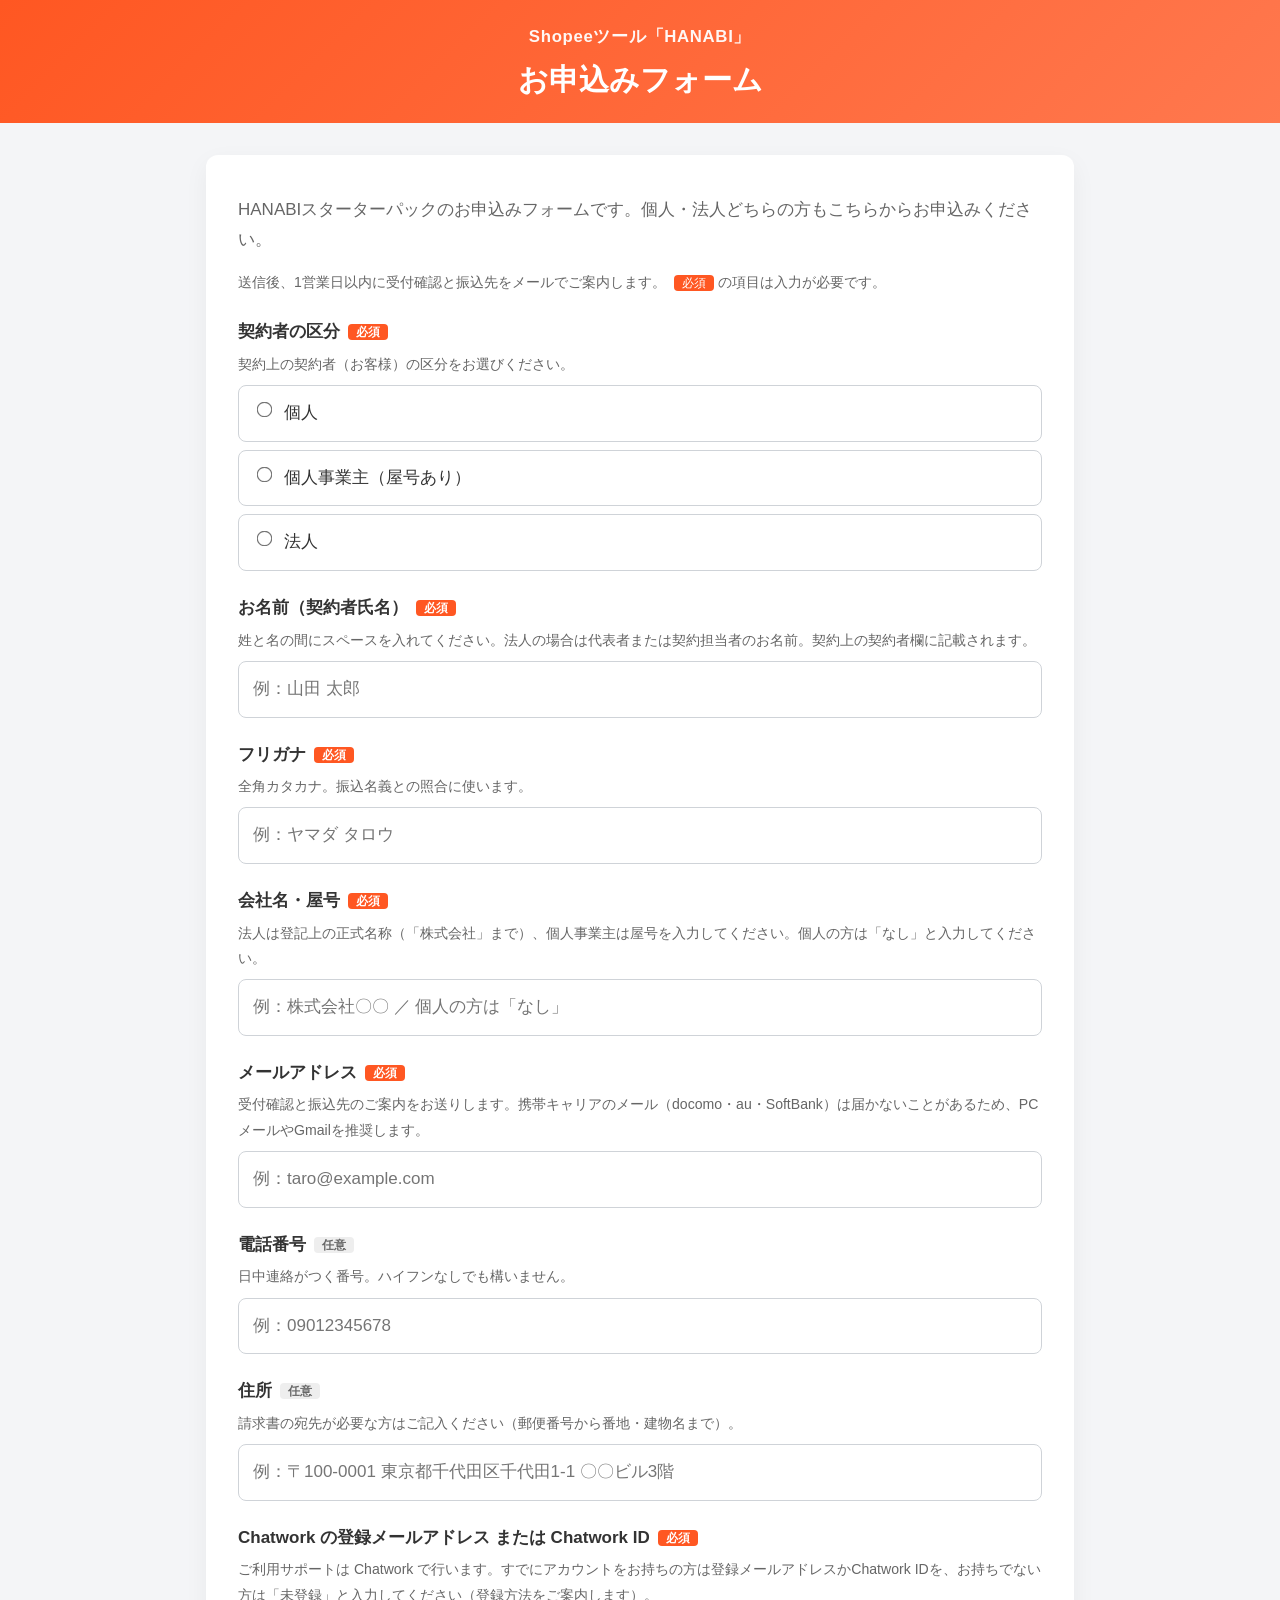
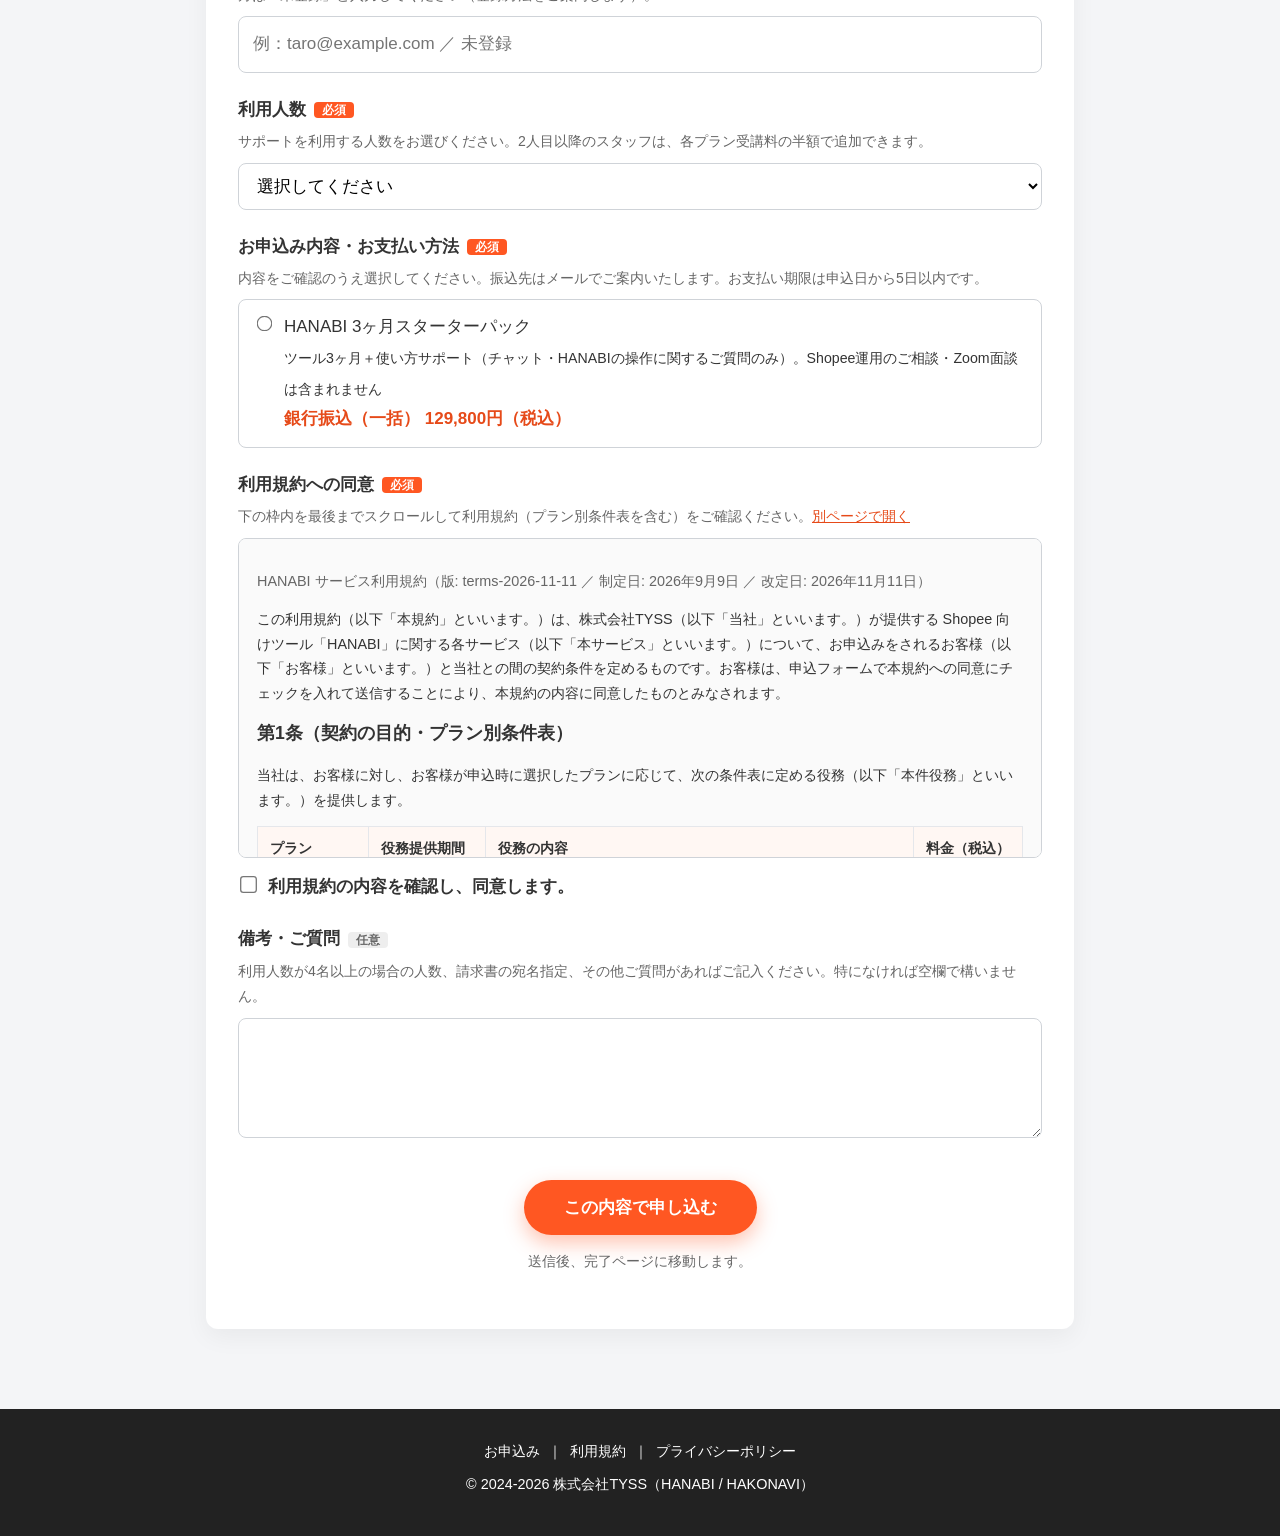
<file: apply/index.html>
<!DOCTYPE html>
<html lang="ja">
<head>
<meta charset="UTF-8">
<meta name="viewport" content="width=device-width, initial-scale=1.0">
<title>お申込み｜HANABI スターターパック（株式会社TYSS）</title>
<meta name="description" content="Shopeeツール「HANABI」の3ヶ月スターターパックのお申込みページ。利用規約に同意のうえ、フォームからお申込みください。">
<meta name="robots" content="noindex, nofollow">
<link rel="canonical" href="https://hanabi.marketvalleys.com/apply/">
<link rel="icon" href="/favicon.ico">
<link rel="apple-touch-icon" href="/apple-touch-icon.png">
<link rel="stylesheet" href="/css/sub.css">
<!-- Google tag (gtag.js) -->
<script async src="https://www.googletagmanager.com/gtag/js?id=G-91ZBQNR20L"></script>
<script>
  window.dataLayer = window.dataLayer || [];
  function gtag(){dataLayer.push(arguments);}
  gtag('js', new Date());
  gtag('config', 'G-91ZBQNR20L');
</script>
</head>
<body>
<header class="site-header">
  <div class="brand"><a href="/">Shopeeツール「HANABI」</a></div>
  <h1>お申込みフォーム</h1>
</header>

<main>
  <section class="card">
    <p class="lead">HANABIスターターパックのお申込みフォームです。個人・法人どちらの方もこちらからお申込みください。</p>
    <p class="note">送信後、1営業日以内に受付確認と振込先をメールでご案内します。<span class="req">必須</span> の項目は入力が必要です。</p>

    <form id="apply-form" novalidate>

      <!-- 1 契約者の区分 -->
      <div class="field" data-required>
        <label class="title">契約者の区分<span class="req">必須</span></label>
        <span class="help">契約上の契約者（お客様）の区分をお選びください。</span>
        <label class="choice"><input type="radio" name="entry.213711031" value="個人"><span>個人</span></label>
        <label class="choice"><input type="radio" name="entry.213711031" value="個人事業主（屋号あり）"><span>個人事業主（屋号あり）</span></label>
        <label class="choice"><input type="radio" name="entry.213711031" value="法人"><span>法人</span></label>
        <p class="error">契約者の区分を選んでください。</p>
      </div>

      <!-- 2 お名前 -->
      <div class="field" data-required>
        <label class="title" for="f-name">お名前（契約者氏名）<span class="req">必須</span></label>
        <span class="help">姓と名の間にスペースを入れてください。法人の場合は代表者または契約担当者のお名前。契約上の契約者欄に記載されます。</span>
        <input type="text" id="f-name" name="entry.1331339000" autocomplete="name" placeholder="例：山田 太郎">
        <p class="error">お名前を入力してください。</p>
      </div>

      <!-- 3 フリガナ -->
      <div class="field" data-required>
        <label class="title" for="f-kana">フリガナ<span class="req">必須</span></label>
        <span class="help">全角カタカナ。振込名義との照合に使います。</span>
        <input type="text" id="f-kana" name="entry.298418859" placeholder="例：ヤマダ タロウ">
        <p class="error">フリガナを入力してください。</p>
      </div>

      <!-- 4 会社名・屋号 -->
      <div class="field" data-required>
        <label class="title" for="f-company">会社名・屋号<span class="req">必須</span></label>
        <span class="help">法人は登記上の正式名称（「株式会社」まで）、個人事業主は屋号を入力してください。個人の方は「なし」と入力してください。</span>
        <input type="text" id="f-company" name="entry.1672336387" autocomplete="organization" placeholder="例：株式会社〇〇 ／ 個人の方は「なし」">
        <p class="error">会社名・屋号を入力してください。個人の方は「なし」と入力してください。</p>
      </div>

      <!-- 5 メール -->
      <div class="field" data-required data-type="email">
        <label class="title" for="f-email">メールアドレス<span class="req">必須</span></label>
        <span class="help">受付確認と振込先のご案内をお送りします。携帯キャリアのメール（docomo・au・SoftBank）は届かないことがあるため、PCメールやGmailを推奨します。</span>
        <input type="email" id="f-email" name="entry.1791633084" autocomplete="email" inputmode="email" placeholder="例：taro@example.com">
        <p class="error">正しいメールアドレスを入力してください。</p>
      </div>

      <!-- 6 電話 -->
      <div class="field">
        <label class="title" for="f-tel">電話番号<span class="opt">任意</span></label>
        <span class="help">日中連絡がつく番号。ハイフンなしでも構いません。</span>
        <input type="tel" id="f-tel" name="entry.1407368177" autocomplete="tel" inputmode="tel" placeholder="例：09012345678">
      </div>

      <!-- 7 住所 -->
      <div class="field">
        <label class="title" for="f-address">住所<span class="opt">任意</span></label>
        <span class="help">請求書の宛先が必要な方はご記入ください（郵便番号から番地・建物名まで）。</span>
        <input type="text" id="f-address" name="entry.1876414158" autocomplete="street-address" placeholder="例：〒100-0001 東京都千代田区千代田1-1 〇〇ビル3階">
      </div>

      <!-- 8 Chatwork -->
      <div class="field" data-required>
        <label class="title" for="f-chatwork">Chatwork の登録メールアドレス または Chatwork ID<span class="req">必須</span></label>
        <span class="help">ご利用サポートは Chatwork で行います。すでにアカウントをお持ちの方は登録メールアドレスかChatwork IDを、お持ちでない方は「未登録」と入力してください（登録方法をご案内します）。</span>
        <input type="text" id="f-chatwork" name="entry.1818026145" placeholder="例：taro@example.com ／ 未登録">
        <p class="error">Chatworkの連絡先を入力してください。お持ちでない方は「未登録」と入力してください。</p>
      </div>

      <!-- 9 利用人数 -->
      <div class="field" data-required>
        <label class="title" for="f-users">利用人数<span class="req">必須</span></label>
        <span class="help">サポートを利用する人数をお選びください。2人目以降のスタッフは、各プラン受講料の半額で追加できます。</span>
        <select id="f-users" name="entry.1122648513">
          <option value="">選択してください</option>
          <option value="1名（ご本人のみ）">1名（ご本人のみ）</option>
          <option value="2名">2名</option>
          <option value="3名">3名</option>
          <option value="4名以上（人数を備考欄に記載）">4名以上（人数を備考欄に記載）</option>
        </select>
        <p class="error">利用人数を選んでください。</p>
      </div>

      <!-- 10 お申込み内容・お支払い方法 -->
      <div class="field" data-required id="plan-field">
        <label class="title">お申込み内容・お支払い方法<span class="req">必須</span></label>
        <span class="help">内容をご確認のうえ選択してください。振込先はメールでご案内いたします。お支払い期限は申込日から5日以内です。</span>
        <label class="choice"><input type="radio" name="entry.429913084" data-plan="starter" value="HANABI 3ヶ月スターターパック ／ 銀行振込（一括） 129,800円（税込）"><span>HANABI 3ヶ月スターターパック<br><small>ツール3ヶ月＋使い方サポート（チャット・HANABIの操作に関するご質問のみ）。Shopee運用のご相談・Zoom面談は含まれません</small><br><span class="price">銀行振込（一括） 129,800円（税込）</span></span></label>
        <!-- ライト・スタンダード・マスターコースは当面非公開（2026-11-10）。再公開時はこのコメントを外す
        <label class="choice"><input type="radio" name="entry.429913084" data-plan="light" value="ライトコース（3ヶ月・Zoom15回） ／ 銀行振込（一括） 275,000円（税込）"><span>ライトコース（3ヶ月）<br><small>Zoom15回＋チャット質問し放題＋HANABI利用料込み</small><br><span class="price">銀行振込（一括） 275,000円（税込）</span></span></label>
        <label class="choice"><input type="radio" name="entry.429913084" data-plan="standard" value="スタンダードコース（6ヶ月・Zoom30回） ／ 銀行振込（一括） 440,000円（税込）"><span>スタンダードコース（6ヶ月）<br><small>Zoom30回＋チャット質問し放題＋HANABI利用料込み＋AI構築相談1回</small><br><span class="price">銀行振込（一括） 440,000円（税込）</span></span></label>
        <label class="choice"><input type="radio" name="entry.429913084" data-plan="master" value="マスターコース（1年・Zoom72回） ／ 銀行振込（一括） 1,100,000円（税込）"><span>マスターコース（1年）<br><small>Zoom72回＋チャット質問し放題＋HANABI利用料込み＋AI構築相談5回</small><br><span class="price">銀行振込（一括） 1,100,000円（税込）</span></span></label>
        -->
        <p class="error">お申込み内容を選んでください。</p>
      </div>

      <!-- 11 利用規約（枠の最後に「ご利用に必要なもの」の確認チェック。チェックはフォームには送らない） -->
      <div class="field" data-required data-type="terms" id="terms-field">
        <label class="title">利用規約への同意<span class="req">必須</span></label>
        <span class="help">下の枠内を最後までスクロールして利用規約（プラン別条件表を含む）をご確認ください。<a href="/terms/" target="_blank" rel="noopener">別ページで開く</a></span>
        <div class="terms-box" id="terms-box" tabindex="0">
          <div id="terms-content"><p class="meta">利用規約を読み込んでいます…</p></div>
          <div class="prereq">
            <h3>HANABIのご利用に必要なもの</h3>
            <p>HANABIのご利用には、以下のご準備が必要です。ご確認のうえ、すべてにチェックを入れてください。</p>
            <label class="prereq-item"><input type="checkbox" name="prereq-card"><span>クレジットカード<small>HANABIの月額料金のお支払いに使います。JCBはご利用いただけません。</small></span></label>
            <label class="prereq-item"><input type="checkbox" name="prereq-shopee"><span>Shopeeのセラーアカウント<small>新規でアカウントを作る方は、担当者付きのアカウントをご案内できます。お申込み前にご連絡ください。</small></span></label>
            <label class="prereq-item"><input type="checkbox" name="prereq-amazon"><span>Amazon大口セラーアカウント</span></label>
            <label class="prereq-item"><input type="checkbox" name="prereq-openai"><span>OpenAI APIの利用登録<small>ChatGPTの利用プランとは別のものです。登録手順は念のためご用意していますので、ご利用開始後の登録でも問題ありません。</small></span></label>
          </div>
        </div>
        <label class="agree"><input type="checkbox" name="entry.331221295" value="利用規約の内容を確認し、同意します。"><span>利用規約の内容を確認し、同意します。</span></label>
        <p class="error">お申込みには利用規約への同意が必要です。</p>
      </div>

      <!-- 12 備考 -->
      <div class="field">
        <label class="title" for="f-note">備考・ご質問<span class="opt">任意</span></label>
        <span class="help">利用人数が4名以上の場合の人数、請求書の宛名指定、その他ご質問があればご記入ください。特になければ空欄で構いません。</span>
        <textarea id="f-note" name="entry.1343263859"></textarea>
      </div>

      <!-- 13 規約バージョン（自動） -->
      <input type="hidden" name="entry.306155973" id="f-version" value="terms-2026-11-11">
      <!-- スパム対策（人間は見えない） -->
      <div class="hp" aria-hidden="true"><label>Website <input type="text" name="website" tabindex="-1" autocomplete="off"></label></div>

      <div class="submit-area">
        <button type="submit" class="btn" id="submit-btn">この内容で申し込む</button>
        <p class="note" id="submit-msg">送信後、完了ページに移動します。</p>
      </div>
    </form>
  </section>
</main>

<footer class="site-footer">
  <p><a href="/apply/">お申込み</a>｜<a href="/terms/">利用規約</a>｜<a href="https://www.tyss-co.jp/privacy.html" target="_blank" rel="noopener">プライバシーポリシー</a></p>
  <p>© 2024-2026 株式会社TYSS（HANABI / HAKONAVI）</p>
</footer>

<script>
(function () {
  var FORM_ACTION = 'https://docs.google.com/forms/d/e/1FAIpQLSf9lc5vbHV0YC9XStQlu5wABcLOn9LhuqJzs9azt7C7RDViRA/formResponse';
  var THANKS = '/apply/thanks/';
  var form = document.getElementById('apply-form');
  var btn = document.getElementById('submit-btn');
  var msg = document.getElementById('submit-msg');

  // URLパラメータ ?plan=starter|light|standard|master でプランを事前選択（各LPのボタンから使う）
  try {
    var plan = new URLSearchParams(location.search).get('plan');
    if (plan) {
      var r = form.querySelector('input[data-plan="' + plan + '"]');
      if (r) r.checked = true;
    }
  } catch (e) {}

  // 利用規約の本文を /terms/ から読み込んで枠内に表示（同一オリジン）。失敗時はリンク案内
  var box = document.getElementById('terms-box');
  var content = document.getElementById('terms-content');
  fetch('/terms/', { cache: 'no-cache' }).then(function (res) { return res.text(); }).then(function (html) {
    var doc = new DOMParser().parseFromString(html, 'text/html');
    var body = doc.getElementById('terms-body');
    if (!body) throw new Error('no terms');
    var v = body.getAttribute('data-terms-version');
    if (v) document.getElementById('f-version').value = v;
    content.innerHTML = body.innerHTML;
  }).catch(function () {
    content.innerHTML = '<p>利用規約の読み込みに失敗しました。<a href="/terms/" target="_blank" rel="noopener">こちら</a>からご確認ください。</p>';
  }).then(checkTermsRead);

  // 利用規約の枠を最後までスクロールしたかを記録（未読のまま送信しようとしたらエラー）
  var termsRead = false;
  var termsField = document.getElementById('terms-field');
  function checkTermsRead() {
    if (box.scrollTop + box.clientHeight >= box.scrollHeight - 8) termsRead = true;
    if (termsRead && termsField.classList.contains('invalid')) validateField(termsField);
  }
  box.addEventListener('scroll', checkTermsRead);

  // 同意にチェックを入れた時点で、規約の既読と「ご利用に必要なもの」のチェックを判定。満たさなければ同意を外してエラー表示
  var agree = termsField.querySelector('.agree input');
  agree.addEventListener('change', function () {
    if (agree.checked && !validateField(termsField)) agree.checked = false;
  });

  function validateField(field) {
    var ok = true;
    var type = field.getAttribute('data-type');
    var radios = field.querySelectorAll('input[type=radio]');
    if (radios.length) {
      ok = Array.prototype.some.call(radios, function (r) { return r.checked; });
    } else if (type === 'terms') {
      var err = '';
      if (!termsRead) err = '利用規約を最後までスクロールしてご確認ください。';
      else if (field.querySelector('.prereq input:not(:checked)')) err = '利用規約の最後にある「HANABIのご利用に必要なもの」をすべて確認してください。';
      else if (!field.querySelector('.agree input:checked')) err = 'お申込みには利用規約への同意が必要です。';
      ok = !err;
      if (err) field.querySelector('.error').textContent = err;
    } else if (type === 'checkbox') {
      ok = !!field.querySelector('input[type=checkbox]:checked');
    } else {
      var input = field.querySelector('input, select, textarea');
      var val = (input.value || '').trim();
      ok = val.length > 0;
      if (ok && type === 'email') ok = /^[^\s@]+@[^\s@]+\.[^\s@]+$/.test(val);
    }
    field.classList.toggle('invalid', !ok);
    return ok;
  }

  form.querySelectorAll('.field[data-required]').forEach(function (field) {
    field.addEventListener('change', function () { if (field.classList.contains('invalid')) validateField(field); });
    field.addEventListener('input', function () { if (field.classList.contains('invalid')) validateField(field); });
  });

  form.addEventListener('submit', function (ev) {
    ev.preventDefault();
    if (form.querySelector('input[name=website]').value) return; // スパム
    var firstBad = null;
    form.querySelectorAll('.field[data-required]').forEach(function (field) {
      if (!validateField(field) && !firstBad) firstBad = field;
    });
    if (firstBad) {
      firstBad.scrollIntoView({ behavior: 'smooth', block: 'center' });
      msg.textContent = '未入力の必須項目があります。赤字の項目をご確認ください。';
      return;
    }

    btn.disabled = true;
    btn.textContent = '送信中…';
    msg.textContent = '';

    var fd = new FormData(form);
    fd.delete('website');
    var body = new URLSearchParams();
    fd.forEach(function (v, k) { if (k.indexOf('entry.') === 0) body.append(k, v); });
    body.append('fvv', '1');
    body.append('pageHistory', '0');

    var done = false;
    function finish() {
      if (done) return; done = true;
      try { gtag('event', 'apply_submit'); } catch (e) {}
      location.href = THANKS;
    }
    // Google フォームは CORS ヘッダを返さないため no-cors で送信し、応答内容は見ずに完了ページへ進む
    fetch(FORM_ACTION, { method: 'POST', mode: 'no-cors', body: body, headers: { 'Content-Type': 'application/x-www-form-urlencoded' } })
      .then(finish)
      .catch(function () {
        // ネットワーク層の失敗時はフォームを通常送信（新規タブで Google の完了画面）にフォールバック
        var f = document.createElement('form');
        f.method = 'POST'; f.action = FORM_ACTION; f.target = '_blank'; f.style.display = 'none';
        body.forEach(function (v, k) { var i = document.createElement('input'); i.type = 'hidden'; i.name = k; i.value = v; f.appendChild(i); });
        document.body.appendChild(f); f.submit();
        finish();
      });
    setTimeout(finish, 8000);
  });
})();
</script>
</body>
</html>
</file>
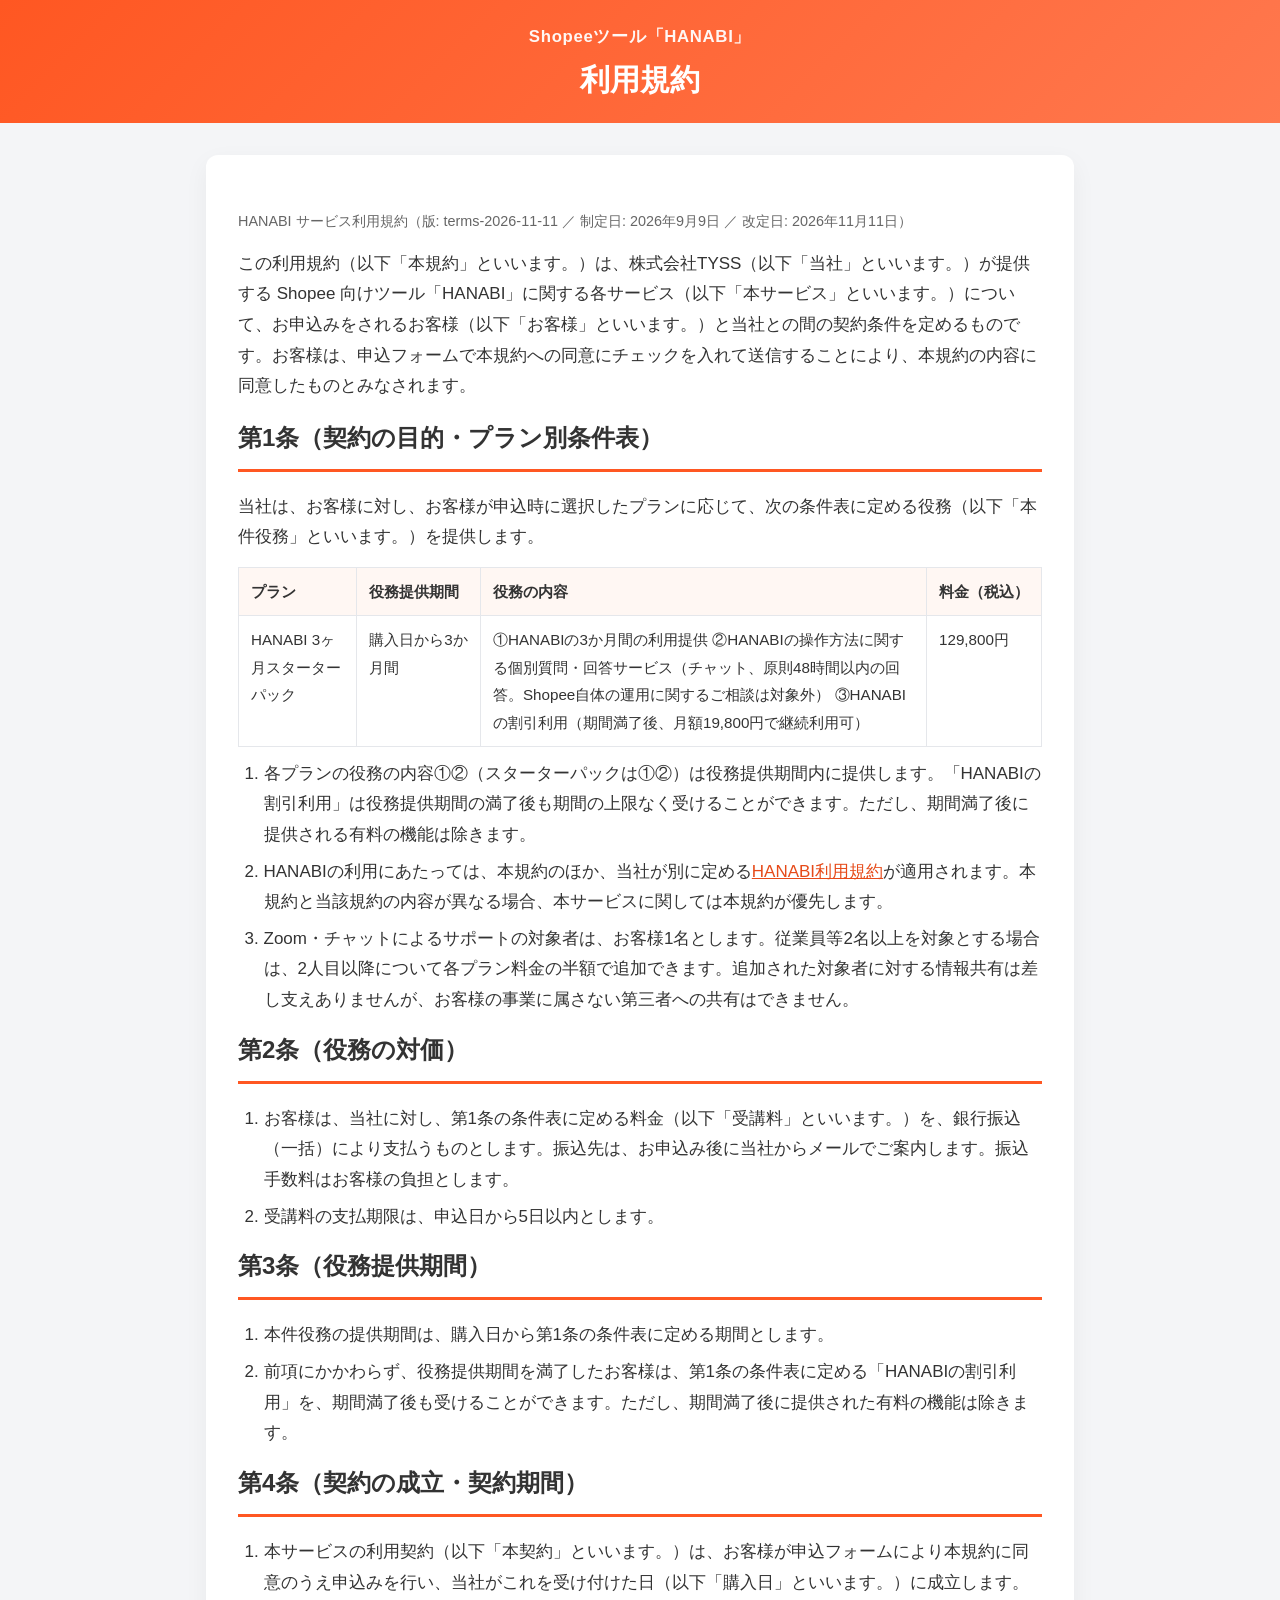
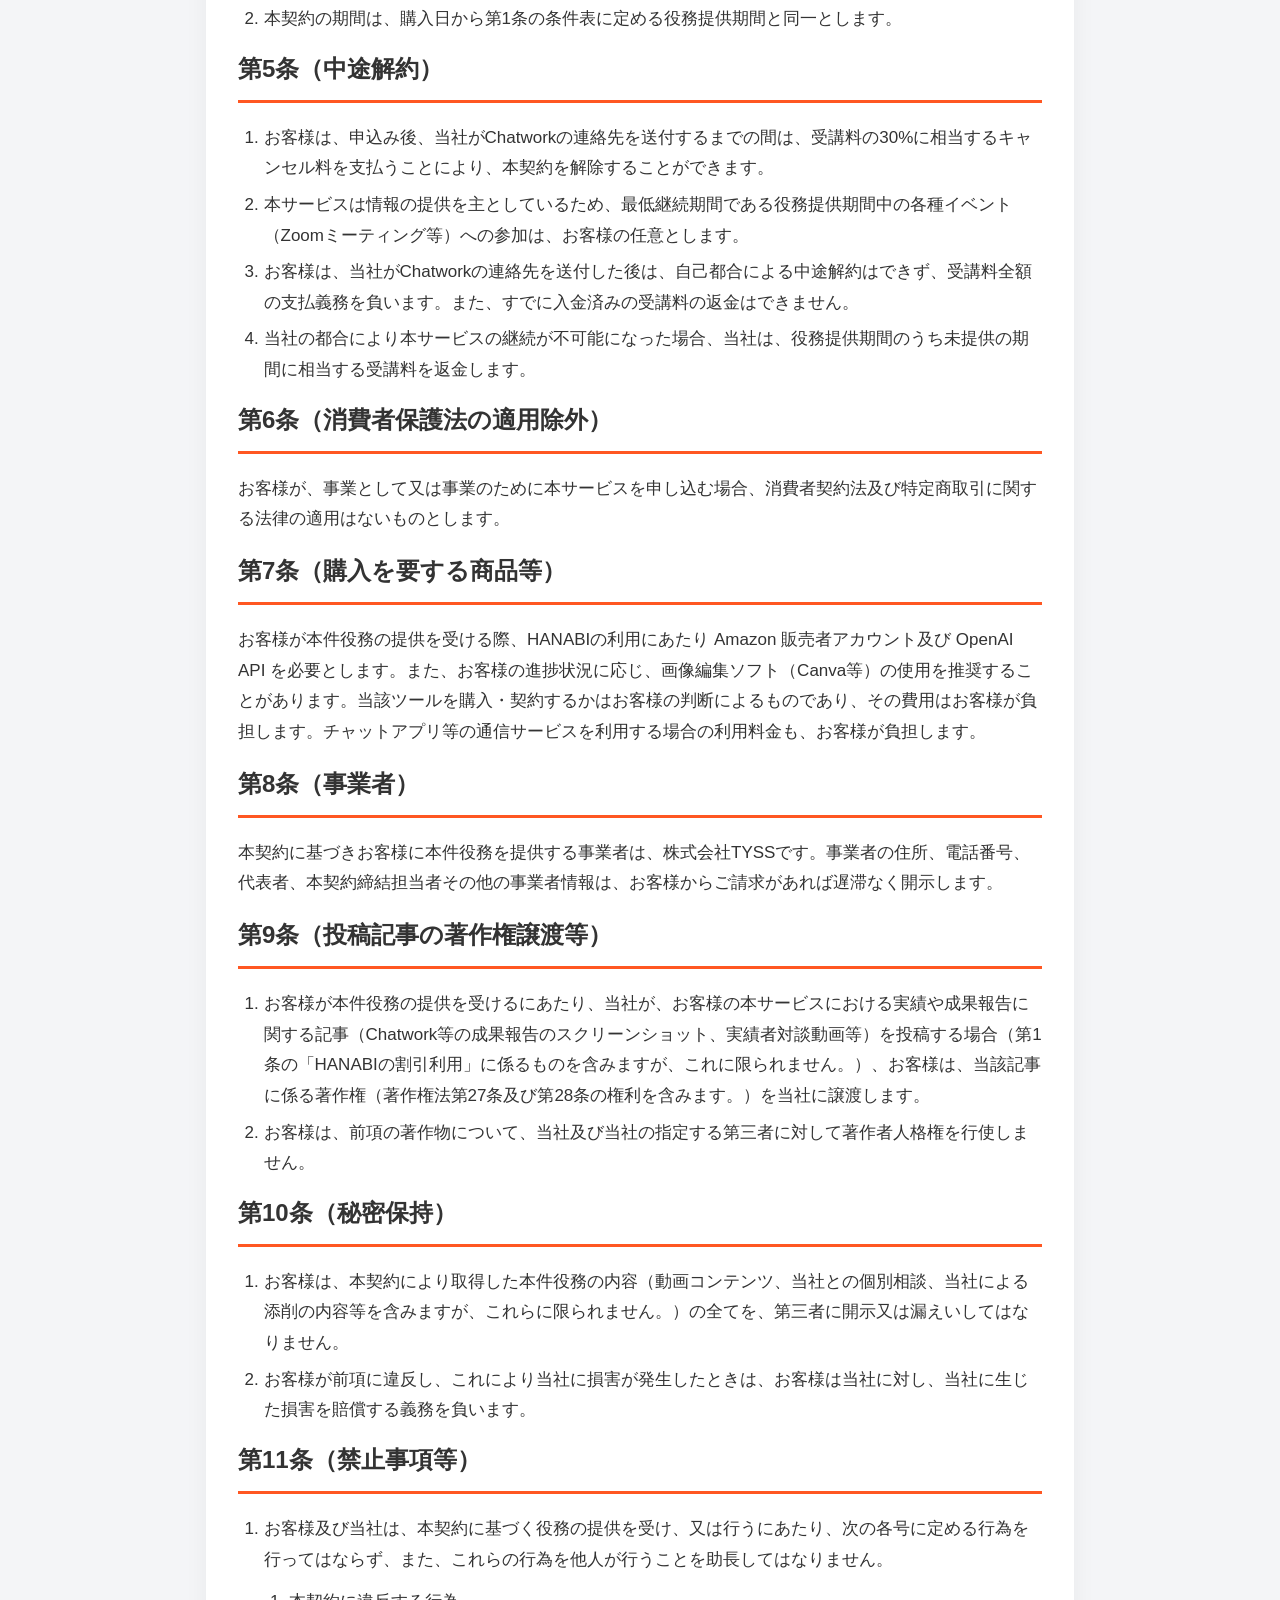
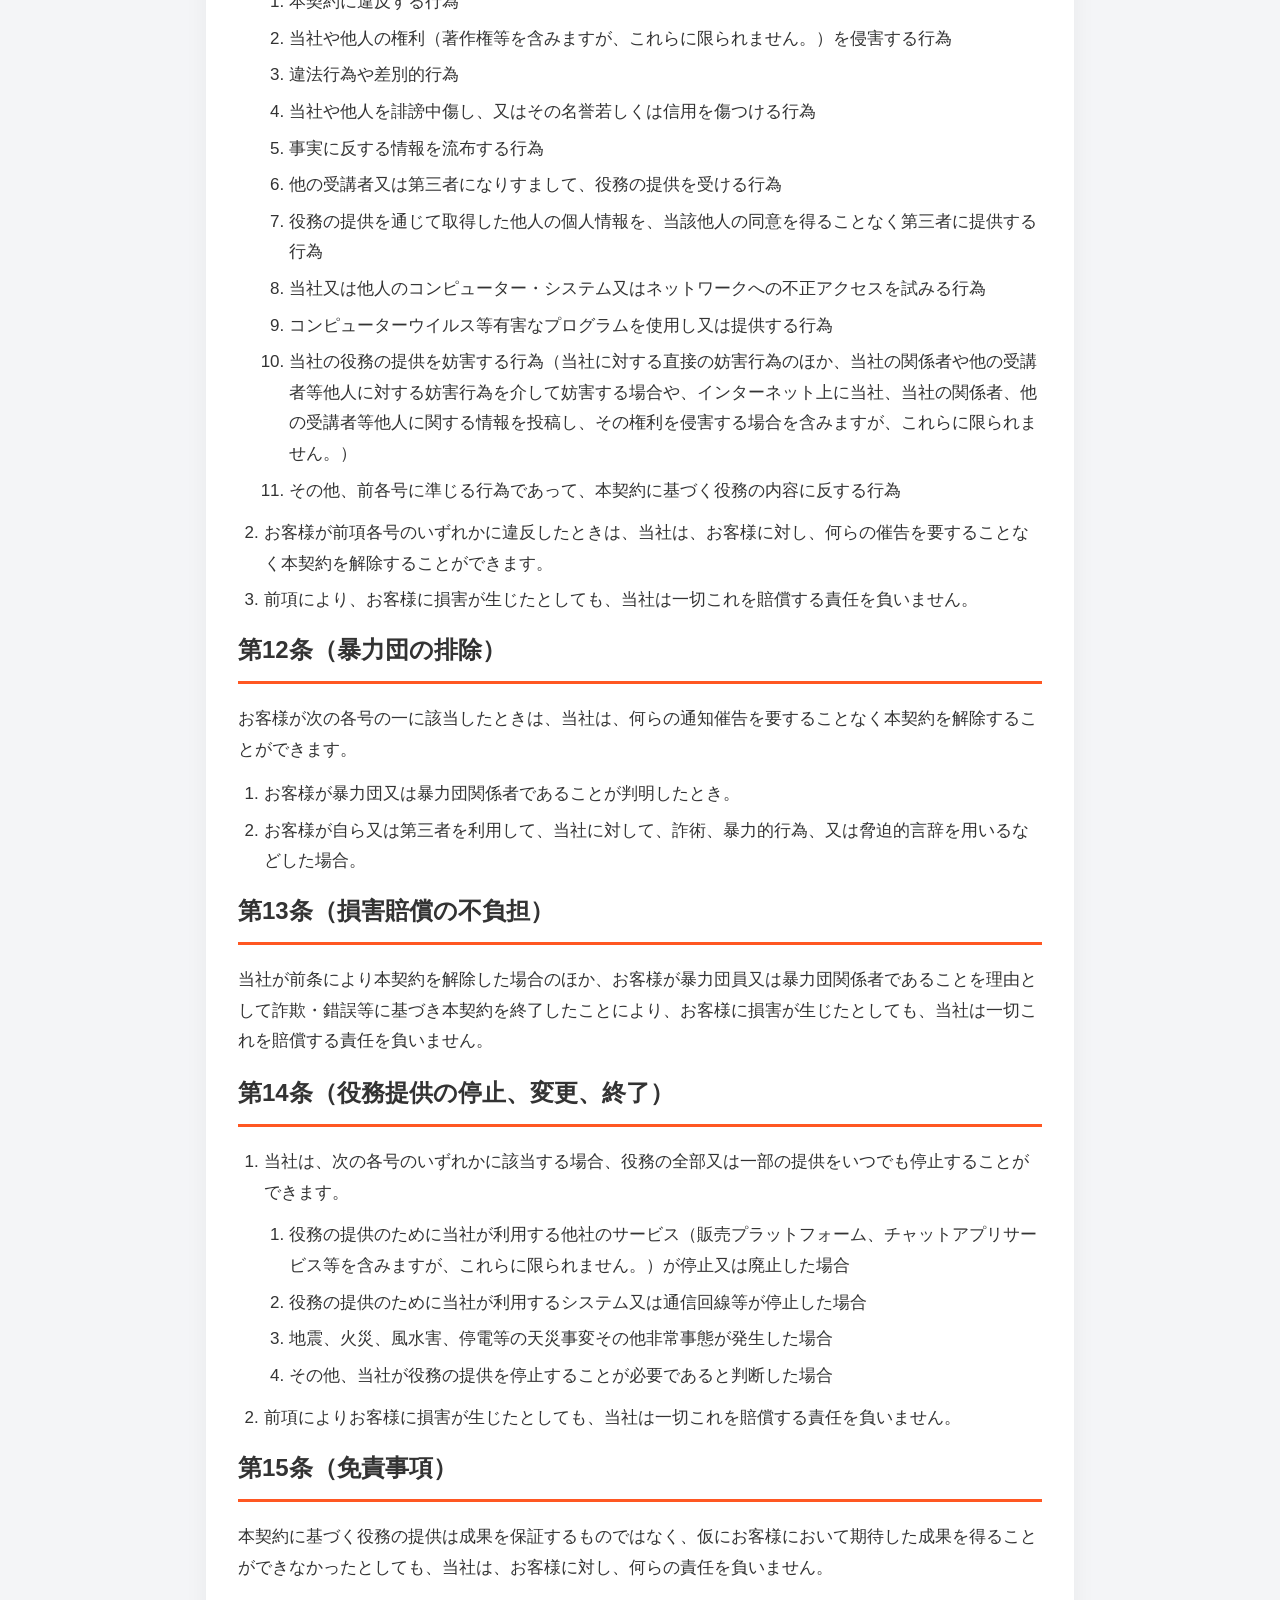
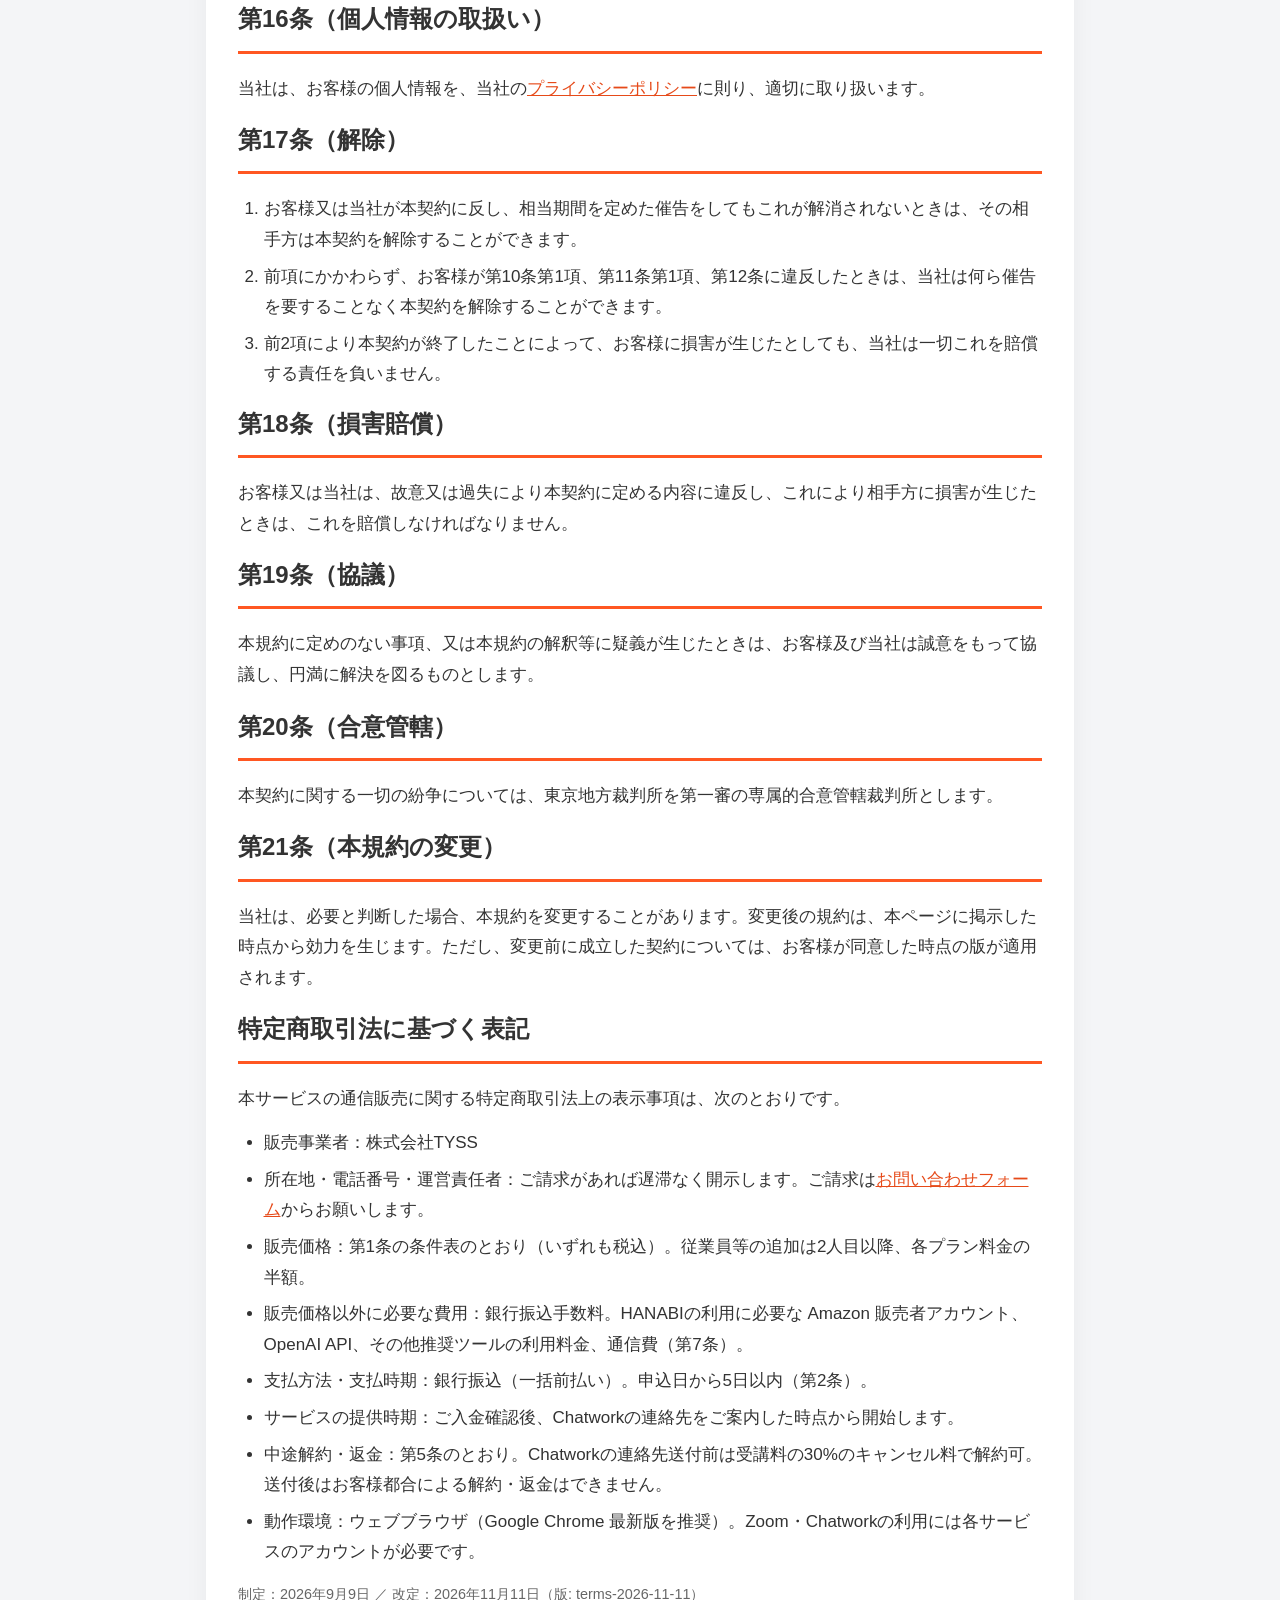
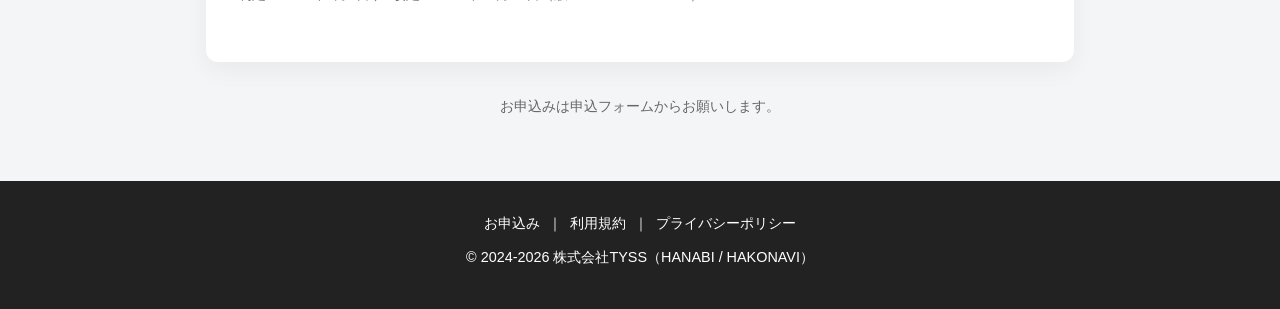
<file: terms/index.html>
<!DOCTYPE html>
<html lang="ja">
<head>
<meta charset="UTF-8">
<meta name="viewport" content="width=device-width, initial-scale=1.0">
<title>利用規約｜HANABI（株式会社TYSS）</title>
<meta name="description" content="Shopeeツール「HANABI」スターターパックの利用規約。プラン別条件表、料金・支払い、中途解約、免責、禁止事項などを定めています。">
<meta name="robots" content="noindex, nofollow">
<link rel="canonical" href="https://hanabi.marketvalleys.com/terms/">
<link rel="icon" href="/favicon.ico">
<link rel="apple-touch-icon" href="/apple-touch-icon.png">
<link rel="stylesheet" href="/css/sub.css">
</head>
<body>
<header class="site-header">
  <div class="brand"><a href="/">Shopeeツール「HANABI」</a></div>
  <h1>利用規約</h1>
</header>

<main>
  <article class="card" id="terms-body" data-terms-version="terms-2026-11-11">
    <p class="meta">HANABI サービス利用規約（版: terms-2026-11-11 ／ 制定日: 2026年9月9日 ／ 改定日: 2026年11月11日）</p>

    <p>この利用規約（以下「本規約」といいます。）は、株式会社TYSS（以下「当社」といいます。）が提供する Shopee 向けツール「HANABI」に関する各サービス（以下「本サービス」といいます。）について、お申込みをされるお客様（以下「お客様」といいます。）と当社との間の契約条件を定めるものです。お客様は、申込フォームで本規約への同意にチェックを入れて送信することにより、本規約の内容に同意したものとみなされます。</p>

    <h2>第1条（契約の目的・プラン別条件表）</h2>
    <p>当社は、お客様に対し、お客様が申込時に選択したプランに応じて、次の条件表に定める役務（以下「本件役務」といいます。）を提供します。</p>
    <div class="table-wrap">
    <table>
      <thead>
        <tr><th>プラン</th><th>役務提供期間</th><th>役務の内容</th><th>料金（税込）</th></tr>
      </thead>
      <tbody>
        <tr>
          <td>HANABI 3ヶ月スターターパック</td>
          <td>購入日から3か月間</td>
          <td>①HANABIの3か月間の利用提供 ②HANABIの操作方法に関する個別質問・回答サービス（チャット、原則48時間以内の回答。Shopee自体の運用に関するご相談は対象外） ③HANABIの割引利用（期間満了後、月額19,800円で継続利用可）</td>
          <td>129,800円</td>
        </tr>
        <!-- ライト・スタンダード・マスターコースは当面非公開（2026-11-11）。再公開時はこのコメントを外し、第1条2項・版番号も戻す
        <tr>
          <td>ライトコース（3ヶ月コース）</td>
          <td>購入日から3か月間</td>
          <td>①Shopee及びHANABIに関するオンラインミーティング（Zoom・1回30分）15回 ②Shopee及びHANABIに関するチャットでの質問・回答サービス（原則24時間以内の回答） ③期間中のHANABI利用提供 ④HANABIの割引利用</td>
          <td>275,000円</td>
        </tr>
        <tr>
          <td>スタンダードコース（6ヶ月コース）</td>
          <td>購入日から6か月間</td>
          <td>①Zoomオンラインミーティング（1回30分）30回 ②チャットでの質問・回答サービス（原則24時間以内の回答） ③期間中のHANABI利用提供 ④AI構築・利用相談（30分）1回 ⑤HANABIの割引利用</td>
          <td>440,000円</td>
        </tr>
        <tr>
          <td>マスターコース（1年コース）</td>
          <td>購入日から12か月間</td>
          <td>①Zoomオンラインミーティング（1回30分）72回まで ②チャットでの質問・回答サービス（原則24時間以内の回答） ③期間中のHANABI利用提供 ④AI構築・利用相談（30分）5回 ⑤HANABIの割引利用</td>
          <td>1,100,000円</td>
        </tr>
        -->
      </tbody>
    </table>
    </div>
    <ol>
      <li>各プランの役務の内容①②（スターターパックは①②）は役務提供期間内に提供します。「HANABIの割引利用」は役務提供期間の満了後も期間の上限なく受けることができます。ただし、期間満了後に提供される有料の機能は除きます。</li>
      <li>HANABIの利用にあたっては、本規約のほか、当社が別に定める<a href="https://www.tyss-co.jp/terms.html" target="_blank" rel="noopener">HANABI利用規約</a>が適用されます。本規約と当該規約の内容が異なる場合、本サービスに関しては本規約が優先します。</li>
      <li>Zoom・チャットによるサポートの対象者は、お客様1名とします。従業員等2名以上を対象とする場合は、2人目以降について各プラン料金の半額で追加できます。追加された対象者に対する情報共有は差し支えありませんが、お客様の事業に属さない第三者への共有はできません。</li>
    </ol>

    <h2>第2条（役務の対価）</h2>
    <ol>
      <li>お客様は、当社に対し、第1条の条件表に定める料金（以下「受講料」といいます。）を、銀行振込（一括）により支払うものとします。振込先は、お申込み後に当社からメールでご案内します。振込手数料はお客様の負担とします。</li>
      <li>受講料の支払期限は、申込日から5日以内とします。</li>
    </ol>

    <h2>第3条（役務提供期間）</h2>
    <ol>
      <li>本件役務の提供期間は、購入日から第1条の条件表に定める期間とします。</li>
      <li>前項にかかわらず、役務提供期間を満了したお客様は、第1条の条件表に定める「HANABIの割引利用」を、期間満了後も受けることができます。ただし、期間満了後に提供された有料の機能は除きます。</li>
    </ol>

    <h2>第4条（契約の成立・契約期間）</h2>
    <ol>
      <li>本サービスの利用契約（以下「本契約」といいます。）は、お客様が申込フォームにより本規約に同意のうえ申込みを行い、当社がこれを受け付けた日（以下「購入日」といいます。）に成立します。</li>
      <li>本契約の期間は、購入日から第1条の条件表に定める役務提供期間と同一とします。</li>
    </ol>

    <h2>第5条（中途解約）</h2>
    <ol>
      <li>お客様は、申込み後、当社がChatworkの連絡先を送付するまでの間は、受講料の30%に相当するキャンセル料を支払うことにより、本契約を解除することができます。</li>
      <li>本サービスは情報の提供を主としているため、最低継続期間である役務提供期間中の各種イベント（Zoomミーティング等）への参加は、お客様の任意とします。</li>
      <li>お客様は、当社がChatworkの連絡先を送付した後は、自己都合による中途解約はできず、受講料全額の支払義務を負います。また、すでに入金済みの受講料の返金はできません。</li>
      <li>当社の都合により本サービスの継続が不可能になった場合、当社は、役務提供期間のうち未提供の期間に相当する受講料を返金します。</li>
    </ol>

    <h2>第6条（消費者保護法の適用除外）</h2>
    <p>お客様が、事業として又は事業のために本サービスを申し込む場合、消費者契約法及び特定商取引に関する法律の適用はないものとします。</p>

    <h2>第7条（購入を要する商品等）</h2>
    <p>お客様が本件役務の提供を受ける際、HANABIの利用にあたり Amazon 販売者アカウント及び OpenAI API を必要とします。また、お客様の進捗状況に応じ、画像編集ソフト（Canva等）の使用を推奨することがあります。当該ツールを購入・契約するかはお客様の判断によるものであり、その費用はお客様が負担します。チャットアプリ等の通信サービスを利用する場合の利用料金も、お客様が負担します。</p>

    <h2>第8条（事業者）</h2>
    <p>本契約に基づきお客様に本件役務を提供する事業者は、株式会社TYSSです。事業者の住所、電話番号、代表者、本契約締結担当者その他の事業者情報は、お客様からご請求があれば遅滞なく開示します。</p>

    <h2>第9条（投稿記事の著作権譲渡等）</h2>
    <ol>
      <li>お客様が本件役務の提供を受けるにあたり、当社が、お客様の本サービスにおける実績や成果報告に関する記事（Chatwork等の成果報告のスクリーンショット、実績者対談動画等）を投稿する場合（第1条の「HANABIの割引利用」に係るものを含みますが、これに限られません。）、お客様は、当該記事に係る著作権（著作権法第27条及び第28条の権利を含みます。）を当社に譲渡します。</li>
      <li>お客様は、前項の著作物について、当社及び当社の指定する第三者に対して著作者人格権を行使しません。</li>
    </ol>

    <h2>第10条（秘密保持）</h2>
    <ol>
      <li>お客様は、本契約により取得した本件役務の内容（動画コンテンツ、当社との個別相談、当社による添削の内容等を含みますが、これらに限られません。）の全てを、第三者に開示又は漏えいしてはなりません。</li>
      <li>お客様が前項に違反し、これにより当社に損害が発生したときは、お客様は当社に対し、当社に生じた損害を賠償する義務を負います。</li>
    </ol>

    <h2>第11条（禁止事項等）</h2>
    <ol>
      <li>お客様及び当社は、本契約に基づく役務の提供を受け、又は行うにあたり、次の各号に定める行為を行ってはならず、また、これらの行為を他人が行うことを助長してはなりません。
        <ol>
          <li>本契約に違反する行為</li>
          <li>当社や他人の権利（著作権等を含みますが、これらに限られません。）を侵害する行為</li>
          <li>違法行為や差別的行為</li>
          <li>当社や他人を誹謗中傷し、又はその名誉若しくは信用を傷つける行為</li>
          <li>事実に反する情報を流布する行為</li>
          <li>他の受講者又は第三者になりすまして、役務の提供を受ける行為</li>
          <li>役務の提供を通じて取得した他人の個人情報を、当該他人の同意を得ることなく第三者に提供する行為</li>
          <li>当社又は他人のコンピューター・システム又はネットワークへの不正アクセスを試みる行為</li>
          <li>コンピューターウイルス等有害なプログラムを使用し又は提供する行為</li>
          <li>当社の役務の提供を妨害する行為（当社に対する直接の妨害行為のほか、当社の関係者や他の受講者等他人に対する妨害行為を介して妨害する場合や、インターネット上に当社、当社の関係者、他の受講者等他人に関する情報を投稿し、その権利を侵害する場合を含みますが、これらに限られません。）</li>
          <li>その他、前各号に準じる行為であって、本契約に基づく役務の内容に反する行為</li>
        </ol>
      </li>
      <li>お客様が前項各号のいずれかに違反したときは、当社は、お客様に対し、何らの催告を要することなく本契約を解除することができます。</li>
      <li>前項により、お客様に損害が生じたとしても、当社は一切これを賠償する責任を負いません。</li>
    </ol>

    <h2>第12条（暴力団の排除）</h2>
    <p>お客様が次の各号の一に該当したときは、当社は、何らの通知催告を要することなく本契約を解除することができます。</p>
    <ol>
      <li>お客様が暴力団又は暴力団関係者であることが判明したとき。</li>
      <li>お客様が自ら又は第三者を利用して、当社に対して、詐術、暴力的行為、又は脅迫的言辞を用いるなどした場合。</li>
    </ol>

    <h2>第13条（損害賠償の不負担）</h2>
    <p>当社が前条により本契約を解除した場合のほか、お客様が暴力団員又は暴力団関係者であることを理由として詐欺・錯誤等に基づき本契約を終了したことにより、お客様に損害が生じたとしても、当社は一切これを賠償する責任を負いません。</p>

    <h2>第14条（役務提供の停止、変更、終了）</h2>
    <ol>
      <li>当社は、次の各号のいずれかに該当する場合、役務の全部又は一部の提供をいつでも停止することができます。
        <ol>
          <li>役務の提供のために当社が利用する他社のサービス（販売プラットフォーム、チャットアプリサービス等を含みますが、これらに限られません。）が停止又は廃止した場合</li>
          <li>役務の提供のために当社が利用するシステム又は通信回線等が停止した場合</li>
          <li>地震、火災、風水害、停電等の天災事変その他非常事態が発生した場合</li>
          <li>その他、当社が役務の提供を停止することが必要であると判断した場合</li>
        </ol>
      </li>
      <li>前項によりお客様に損害が生じたとしても、当社は一切これを賠償する責任を負いません。</li>
    </ol>

    <h2>第15条（免責事項）</h2>
    <p>本契約に基づく役務の提供は成果を保証するものではなく、仮にお客様において期待した成果を得ることができなかったとしても、当社は、お客様に対し、何らの責任を負いません。</p>

    <h2>第16条（個人情報の取扱い）</h2>
    <p>当社は、お客様の個人情報を、当社の<a href="https://www.tyss-co.jp/privacy.html" target="_blank" rel="noopener">プライバシーポリシー</a>に則り、適切に取り扱います。</p>

    <h2>第17条（解除）</h2>
    <ol>
      <li>お客様又は当社が本契約に反し、相当期間を定めた催告をしてもこれが解消されないときは、その相手方は本契約を解除することができます。</li>
      <li>前項にかかわらず、お客様が第10条第1項、第11条第1項、第12条に違反したときは、当社は何ら催告を要することなく本契約を解除することができます。</li>
      <li>前2項により本契約が終了したことによって、お客様に損害が生じたとしても、当社は一切これを賠償する責任を負いません。</li>
    </ol>

    <h2>第18条（損害賠償）</h2>
    <p>お客様又は当社は、故意又は過失により本契約に定める内容に違反し、これにより相手方に損害が生じたときは、これを賠償しなければなりません。</p>

    <h2>第19条（協議）</h2>
    <p>本規約に定めのない事項、又は本規約の解釈等に疑義が生じたときは、お客様及び当社は誠意をもって協議し、円満に解決を図るものとします。</p>

    <h2>第20条（合意管轄）</h2>
    <p>本契約に関する一切の紛争については、東京地方裁判所を第一審の専属的合意管轄裁判所とします。</p>

    <h2>第21条（本規約の変更）</h2>
    <p>当社は、必要と判断した場合、本規約を変更することがあります。変更後の規約は、本ページに掲示した時点から効力を生じます。ただし、変更前に成立した契約については、お客様が同意した時点の版が適用されます。</p>

    <h2>特定商取引法に基づく表記</h2>
    <p>本サービスの通信販売に関する特定商取引法上の表示事項は、次のとおりです。</p>
    <ul>
      <li>販売事業者：株式会社TYSS</li>
      <li>所在地・電話番号・運営責任者：ご請求があれば遅滞なく開示します。ご請求は<a href="https://forms.gle/Wei9GRR1WXy8iVwd7" target="_blank" rel="noopener">お問い合わせフォーム</a>からお願いします。</li>
      <li>販売価格：第1条の条件表のとおり（いずれも税込）。従業員等の追加は2人目以降、各プラン料金の半額。</li>
      <li>販売価格以外に必要な費用：銀行振込手数料。HANABIの利用に必要な Amazon 販売者アカウント、OpenAI API、その他推奨ツールの利用料金、通信費（第7条）。</li>
      <li>支払方法・支払時期：銀行振込（一括前払い）。申込日から5日以内（第2条）。</li>
      <li>サービスの提供時期：ご入金確認後、Chatworkの連絡先をご案内した時点から開始します。</li>
      <li>中途解約・返金：第5条のとおり。Chatworkの連絡先送付前は受講料の30%のキャンセル料で解約可。送付後はお客様都合による解約・返金はできません。</li>
      <li>動作環境：ウェブブラウザ（Google Chrome 最新版を推奨）。Zoom・Chatworkの利用には各サービスのアカウントが必要です。</li>
    </ul>

    <p class="meta">制定：2026年9月9日 ／ 改定：2026年11月11日（版: terms-2026-11-11）</p>
  </article>

  <p class="note" style="text-align:center">お申込みは申込フォームからお願いします。</p>
</main>

<footer class="site-footer">
  <p><a href="/apply/">お申込み</a>｜<a href="/terms/">利用規約</a>｜<a href="https://www.tyss-co.jp/privacy.html" target="_blank" rel="noopener">プライバシーポリシー</a></p>
  <p>© 2024-2026 株式会社TYSS（HANABI / HAKONAVI）</p>
</footer>
</body>
</html>
</file>
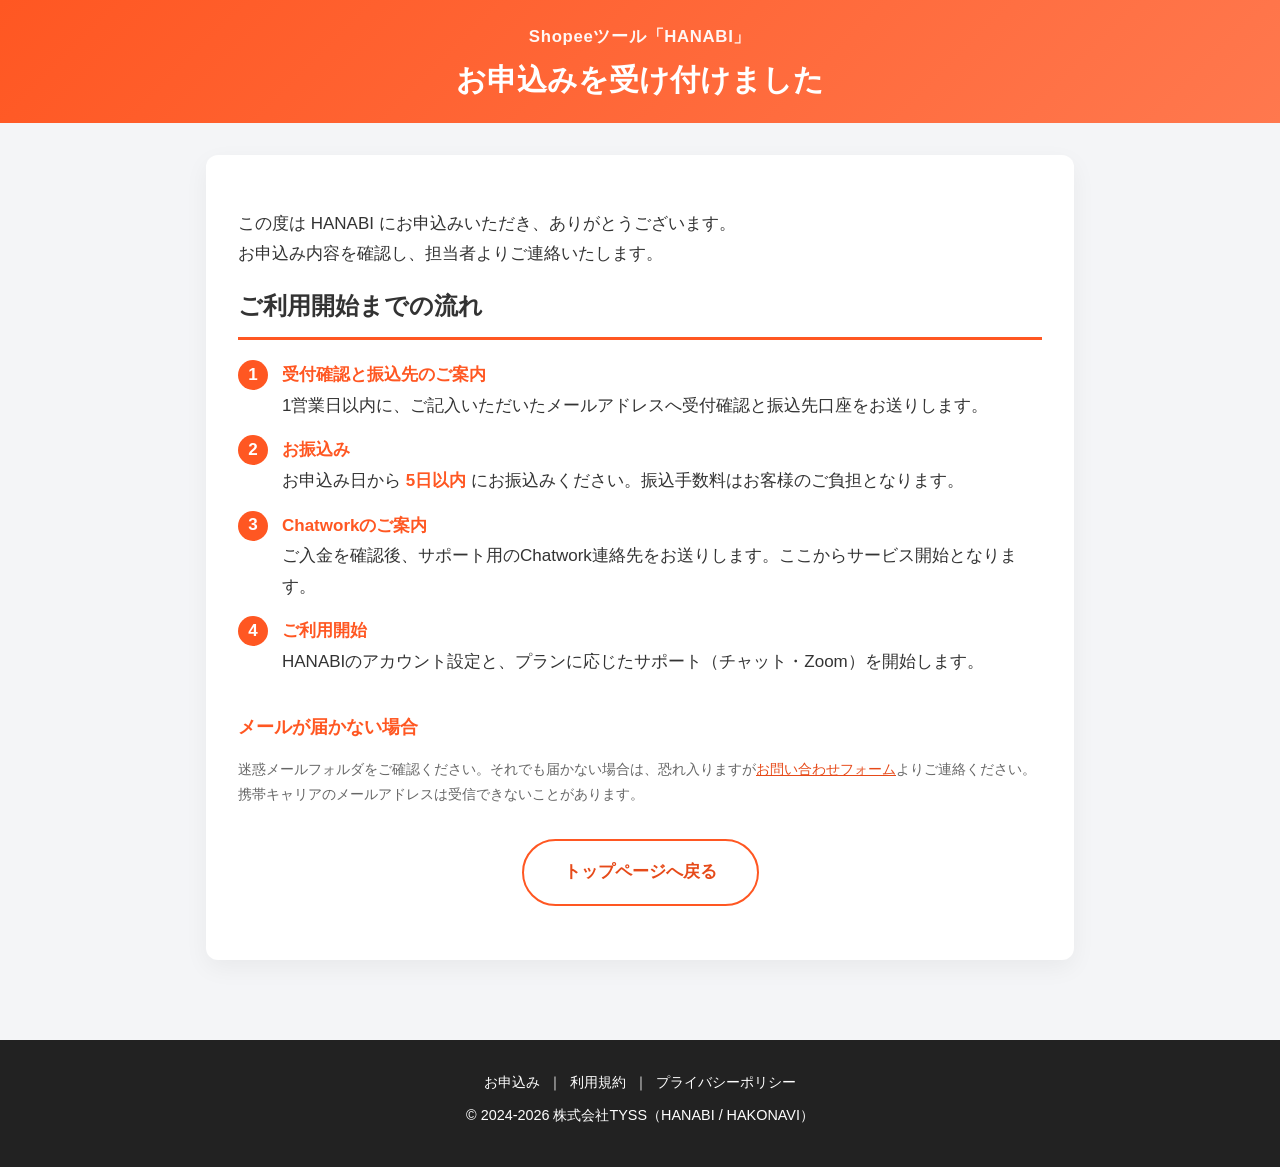
<file: apply/thanks/index.html>
<!DOCTYPE html>
<html lang="ja">
<head>
<meta charset="UTF-8">
<meta name="viewport" content="width=device-width, initial-scale=1.0">
<title>お申込みを受け付けました｜HANABI（株式会社TYSS）</title>
<meta name="robots" content="noindex, nofollow">
<link rel="icon" href="/favicon.ico">
<link rel="apple-touch-icon" href="/apple-touch-icon.png">
<link rel="stylesheet" href="/css/sub.css">
<!-- Google tag (gtag.js) -->
<script async src="https://www.googletagmanager.com/gtag/js?id=G-91ZBQNR20L"></script>
<script>
  window.dataLayer = window.dataLayer || [];
  function gtag(){dataLayer.push(arguments);}
  gtag('js', new Date());
  gtag('config', 'G-91ZBQNR20L');
  gtag('event', 'apply_complete');
</script>
</head>
<body>
<header class="site-header">
  <div class="brand"><a href="/">Shopeeツール「HANABI」</a></div>
  <h1>お申込みを受け付けました</h1>
</header>

<main>
  <section class="card">
    <p>この度は HANABI にお申込みいただき、ありがとうございます。<br>お申込み内容を確認し、担当者よりご連絡いたします。</p>

    <h2>ご利用開始までの流れ</h2>
    <ol class="steps">
      <li><strong>受付確認と振込先のご案内</strong><br>1営業日以内に、ご記入いただいたメールアドレスへ受付確認と振込先口座をお送りします。</li>
      <li><strong>お振込み</strong><br>お申込み日から <strong>5日以内</strong> にお振込みください。振込手数料はお客様のご負担となります。</li>
      <li><strong>Chatworkのご案内</strong><br>ご入金を確認後、サポート用のChatwork連絡先をお送りします。ここからサービス開始となります。</li>
      <li><strong>ご利用開始</strong><br>HANABIのアカウント設定と、プランに応じたサポート（チャット・Zoom）を開始します。</li>
    </ol>

    <h3>メールが届かない場合</h3>
    <p class="note">迷惑メールフォルダをご確認ください。それでも届かない場合は、恐れ入りますが<a href="https://forms.gle/Wei9GRR1WXy8iVwd7" target="_blank" rel="noopener">お問い合わせフォーム</a>よりご連絡ください。携帯キャリアのメールアドレスは受信できないことがあります。</p>

    <p style="text-align:center; margin-top:32px"><a class="btn btn-secondary" href="/">トップページへ戻る</a></p>
  </section>
</main>

<footer class="site-footer">
  <p><a href="/apply/">お申込み</a>｜<a href="/terms/">利用規約</a>｜<a href="https://www.tyss-co.jp/privacy.html" target="_blank" rel="noopener">プライバシーポリシー</a></p>
  <p>© 2024-2026 株式会社TYSS（HANABI / HAKONAVI）</p>
</footer>
</body>
</html>
</file>
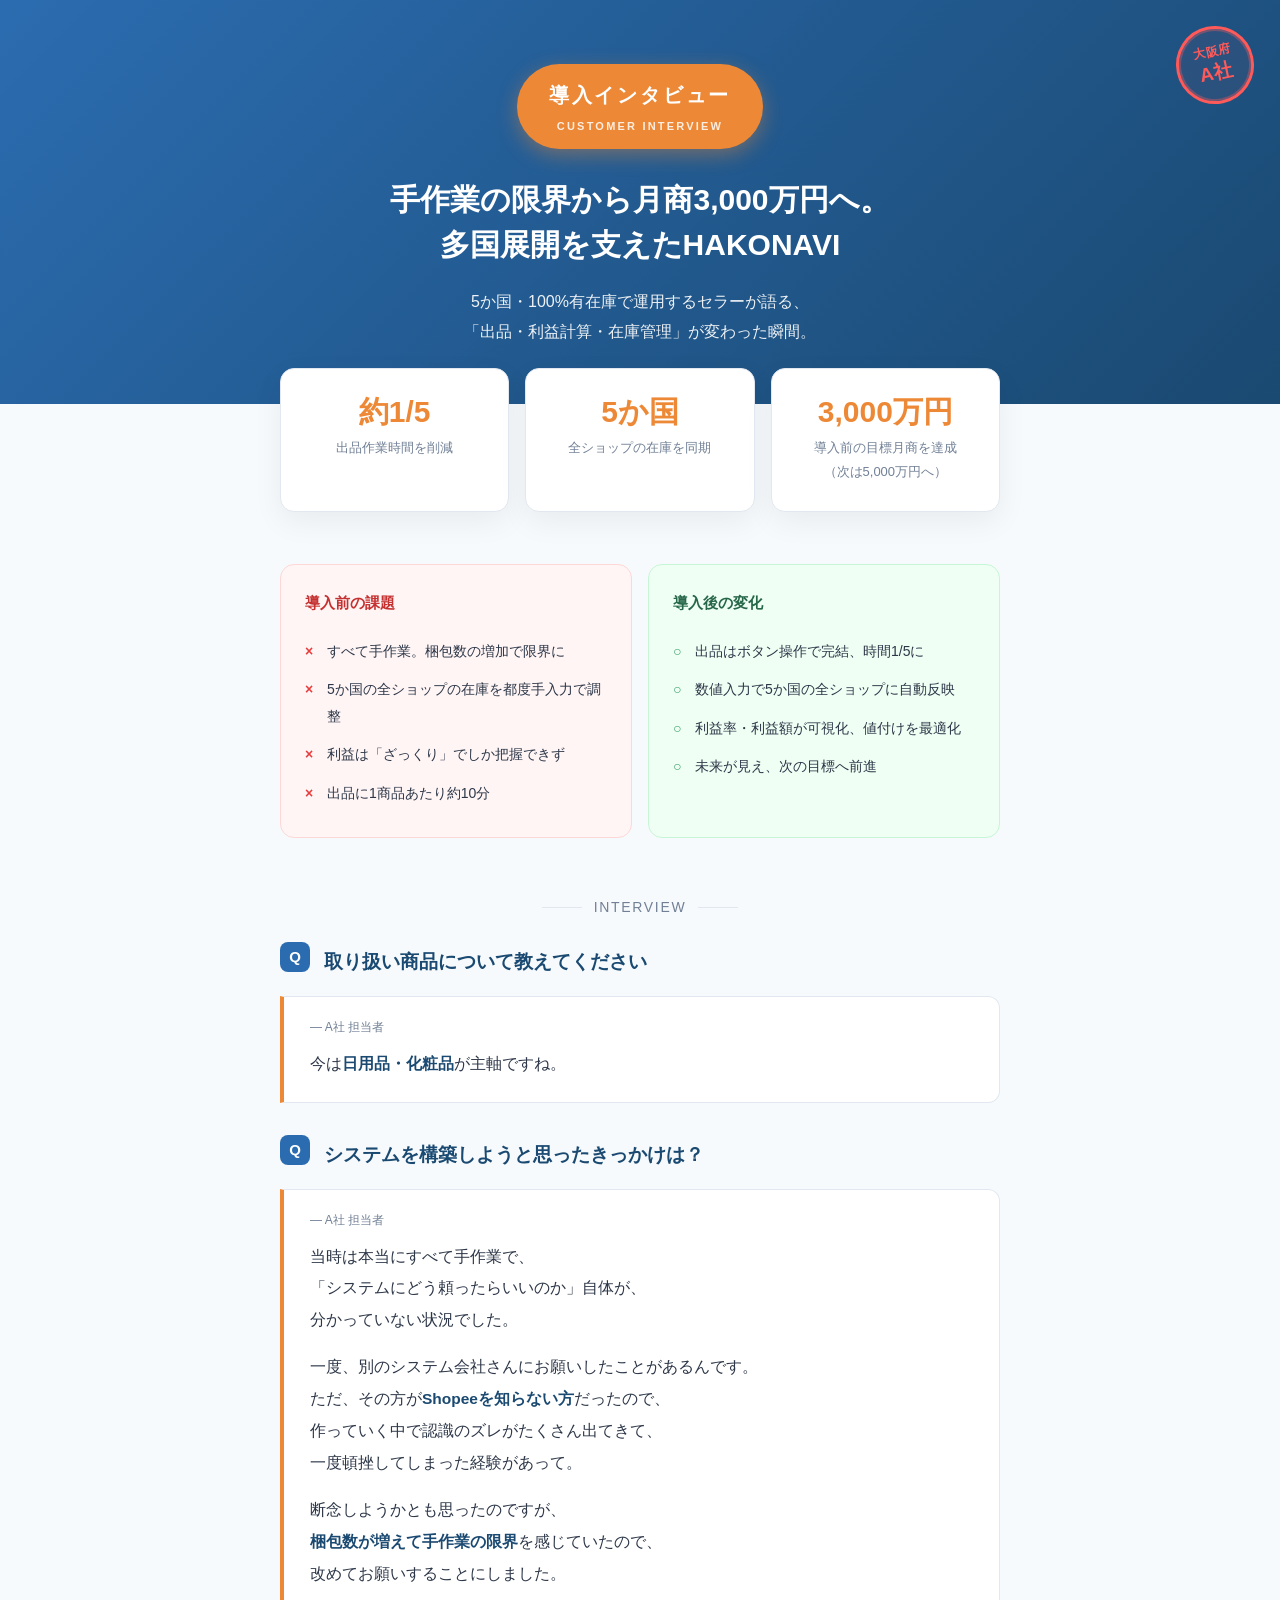
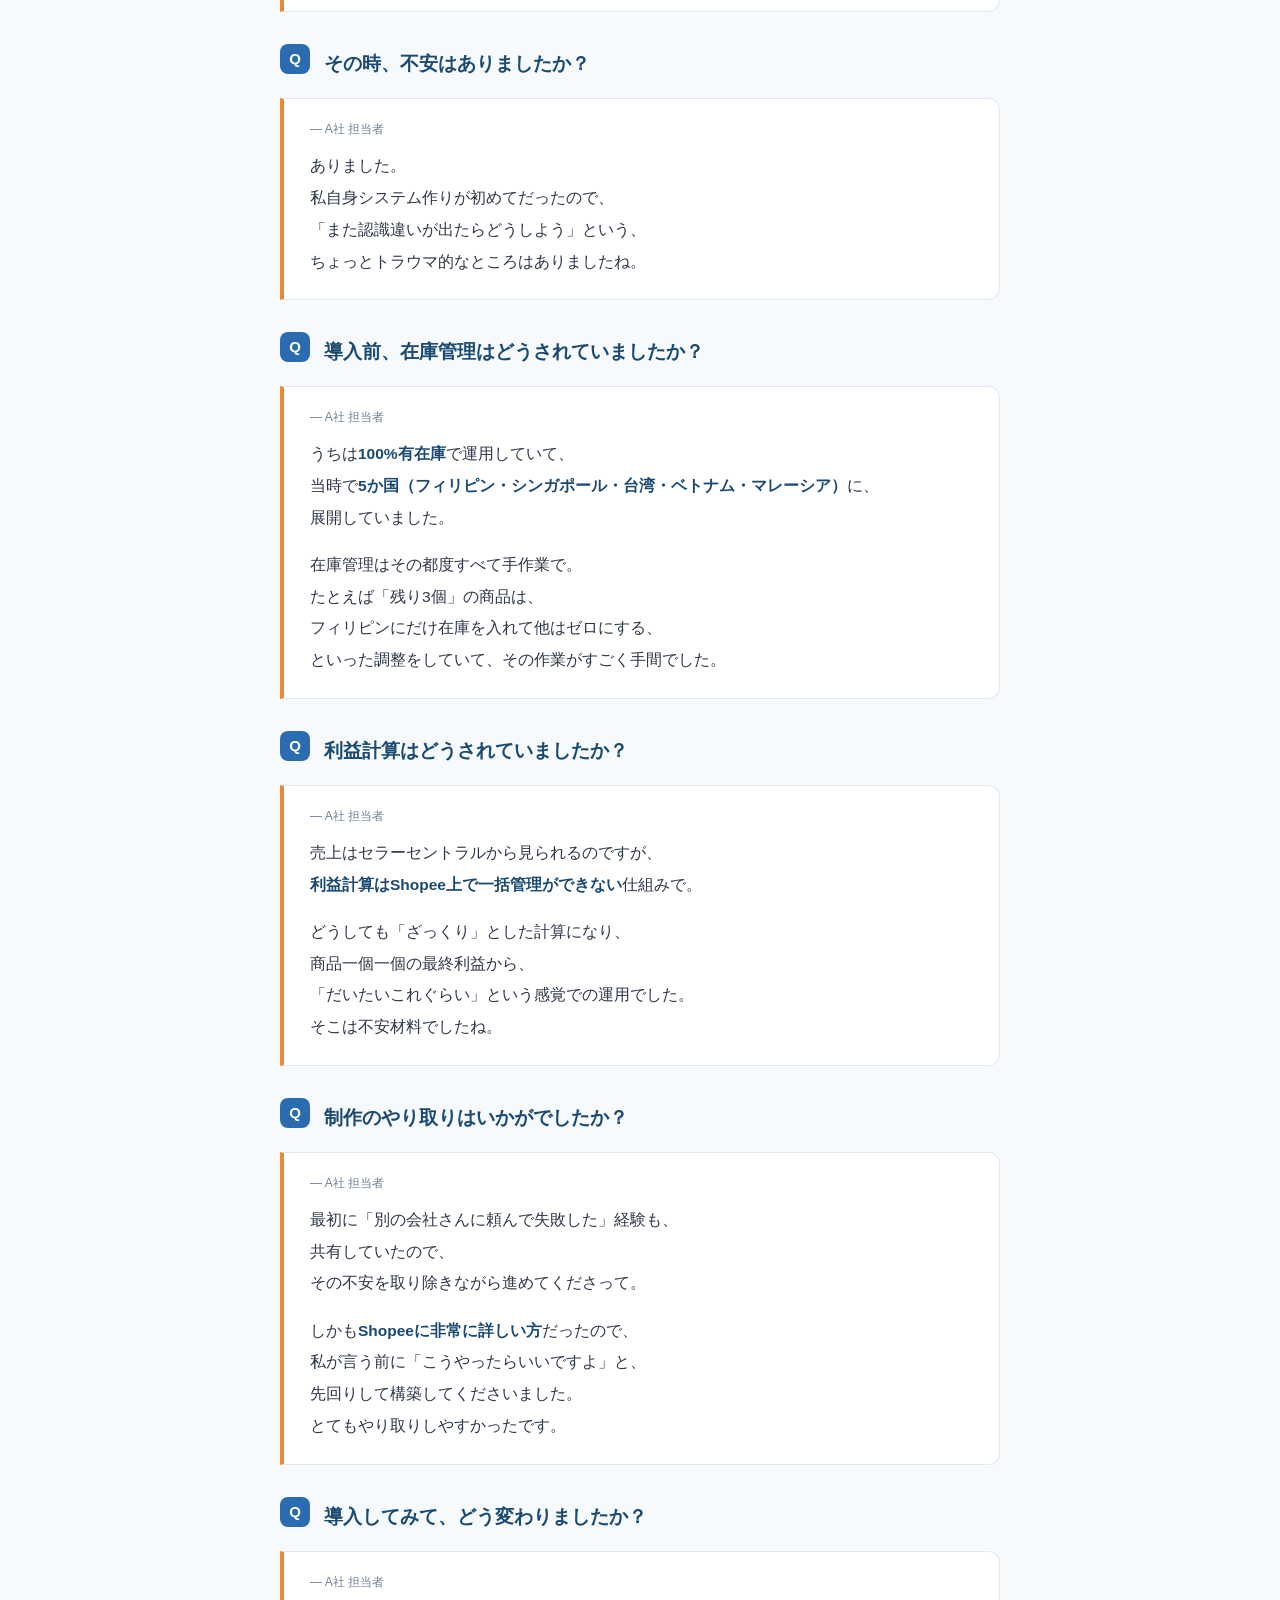
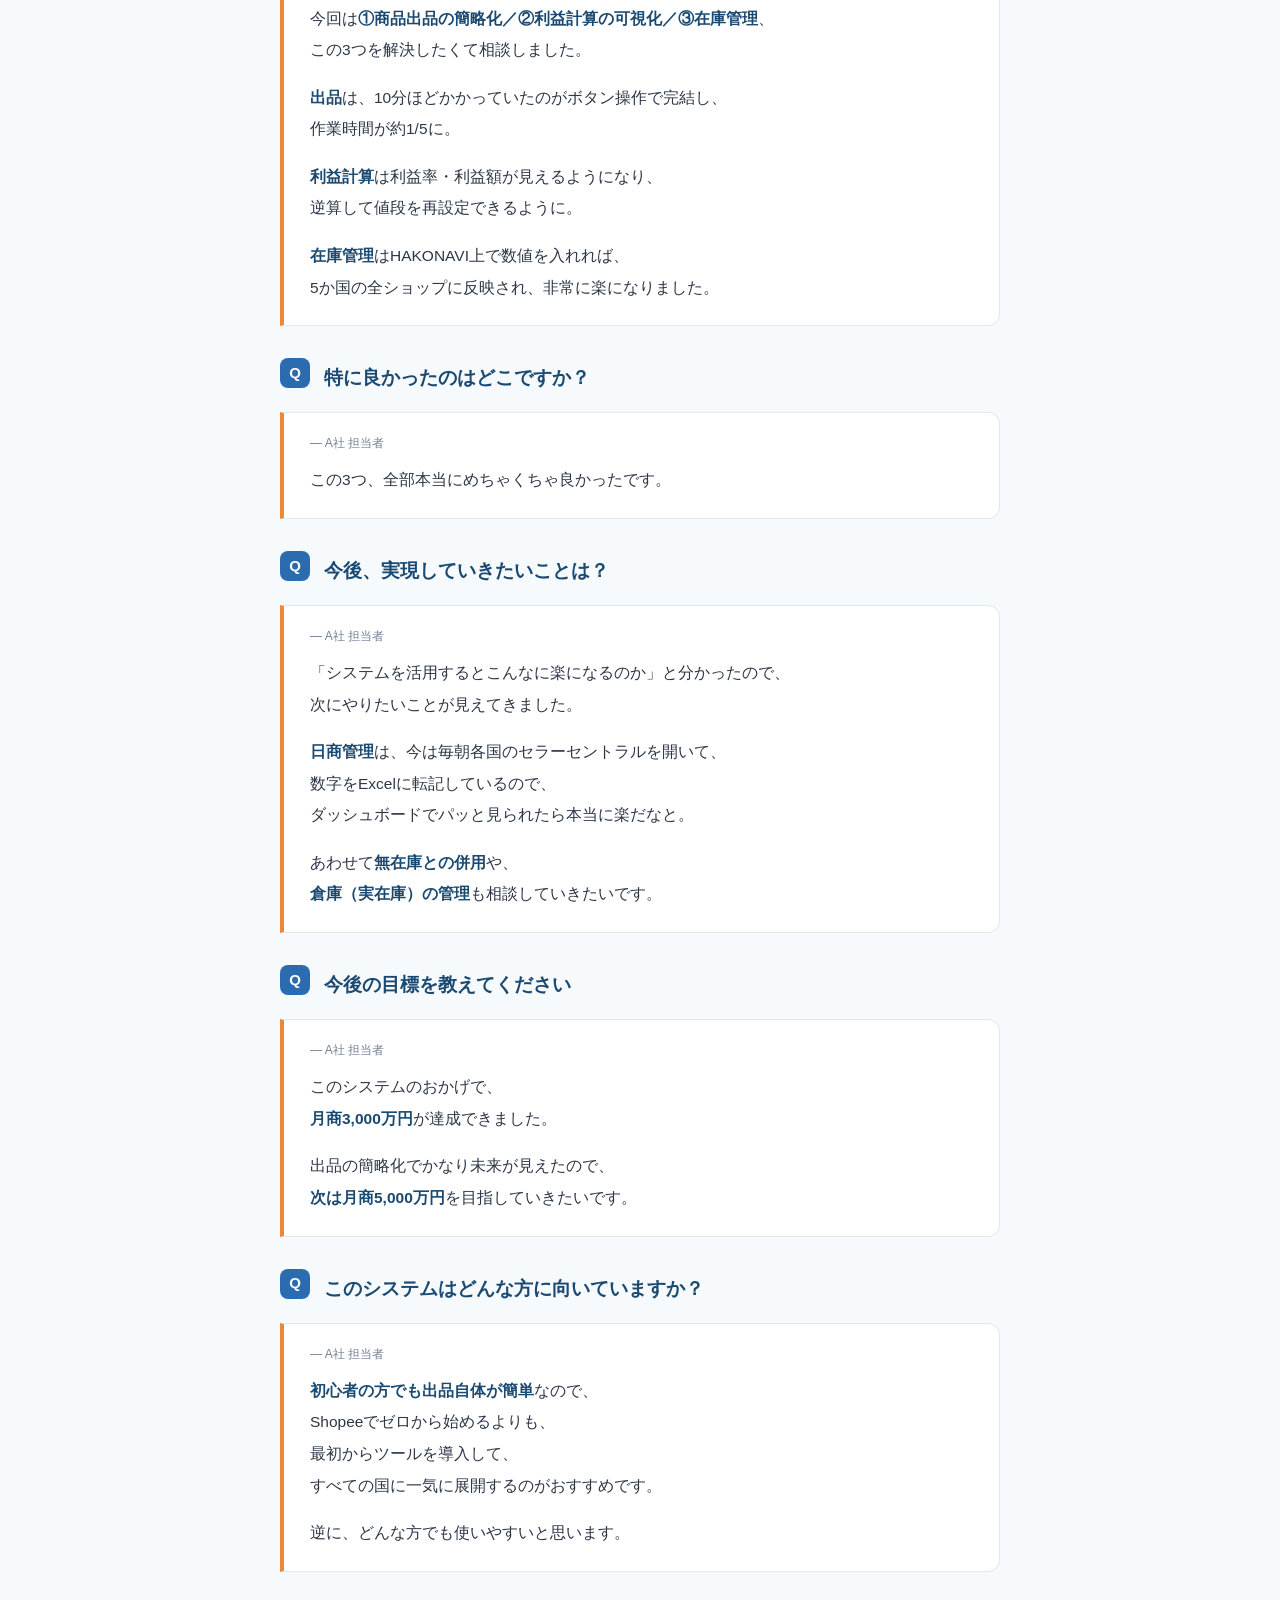
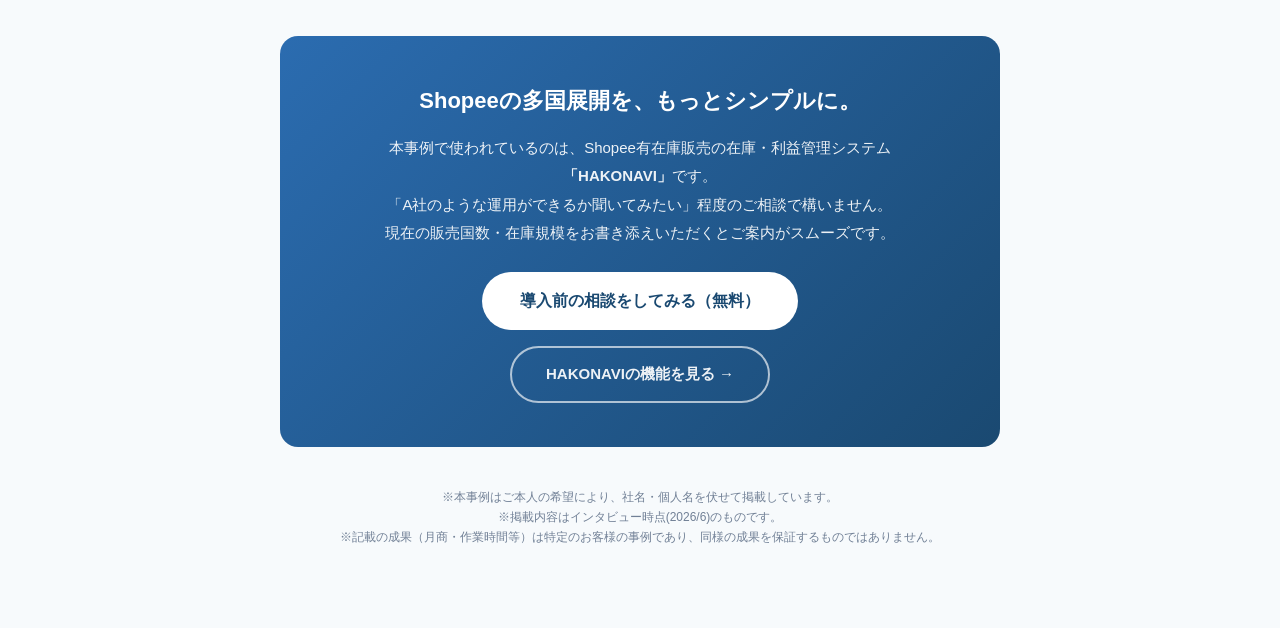
<file: case-study-a.html>
<!DOCTYPE html>
<html lang="ja">
<head>
<meta charset="UTF-8">
<meta name="viewport" content="width=device-width, initial-scale=1.0">
<title>導入事例｜手作業の限界から月商3,000万円へ — Shopee多国展開を支えた在庫・利益管理システム</title>

<meta name="description" content="Shopee在庫管理システム「HAKONAVI」の導入事例。5か国・100%有在庫の運用で月商3,000万円を達成したセラー様に、導入前の課題から導入後の変化までを一問一答形式でうかがいました。">
<meta name="robots" content="index, follow">
<meta name="author" content="株式会社TYSS">
<link rel="canonical" href="https://hanabi.marketvalleys.com/case-study-a.html">

<meta property="og:title" content="導入事例｜手作業の限界から月商3,000万円へ — Shopee多国展開を支えた在庫・利益管理システム">
<meta property="og:description" content="HAKONAVI導入で月商3,000万円を達成したShopeeセラーのインタビューを一問一答で全文公開。">
<meta property="og:type" content="article">
<meta property="og:url" content="https://hanabi.marketvalleys.com/case-study-a.html">
<meta property="og:site_name" content="Shopeeツール HANABI / HAKONAVI">
<meta property="og:locale" content="ja_JP">
<meta name="twitter:card" content="summary">

<link rel="icon" href="/favicon.ico">
<link rel="apple-touch-icon" href="/apple-touch-icon.png">
<style>
  :root {
    --primary: #2b6cb0;
    --primary-dark: #1a4971;
    --accent: #ed8936;
    --text: #2d3748;
    --text-light: #718096;
    --bg: #f7fafc;
    --card: #ffffff;
    --border: #e2e8f0;
  }
  * { margin: 0; padding: 0; box-sizing: border-box; }
  body {
    font-family: -apple-system, BlinkMacSystemFont, "Segoe UI", "Hiragino Sans",
                 "Hiragino Kaku Gothic ProN", "Noto Sans JP", Meiryo, sans-serif;
    color: var(--text);
    background: var(--bg);
    line-height: 1.9;
    -webkit-font-smoothing: antialiased;
  }
  .wrapper { max-width: 760px; margin: 0 auto; padding: 0 20px 80px; }

  /* ヒーロー */
  .hero {
    background: linear-gradient(135deg, var(--primary) 0%, var(--primary-dark) 100%);
    color: #fff;
    padding: 64px 20px 56px;
    text-align: center;
    position: relative;
  }
  /* ハンコ風スタンプ（インタビュー対象） */
  .stamp {
    position: absolute;
    top: 26px;
    right: 26px;
    width: 78px;
    height: 78px;
    border: 3px solid #ff5a5a;
    color: #ff5a5a;
    border-radius: 50%;
    display: flex;
    flex-direction: column;
    align-items: center;
    justify-content: center;
    font-weight: 800;
    line-height: 1.3;
    letter-spacing: .04em;
    transform: rotate(-12deg);
    box-shadow: inset 0 0 0 2px rgba(255,90,90,.35);
    background: rgba(255,90,90,.06);
  }
  .stamp .pref { font-size: 12px; }
  .stamp .co   { font-size: 19px; margin-top: 1px; }
  .hero .badge {
    display: inline-block;
    background: var(--accent);
    border: none;
    color: #fff;
    padding: 12px 32px;
    border-radius: 999px;
    font-size: 20px;
    font-weight: 800;
    letter-spacing: .14em;
    margin-bottom: 28px;
    box-shadow: 0 6px 20px rgba(237,137,54,.4);
  }
  .hero .badge .en {
    display: block;
    font-size: 11px;
    font-weight: 600;
    letter-spacing: .2em;
    opacity: .85;
    margin-top: 2px;
  }
  .hero h1 {
    font-size: 30px;
    line-height: 1.5;
    max-width: 720px;
    margin: 0 auto;
    font-weight: 700;
  }
  .hero .lead {
    margin-top: 20px;
    font-size: 16px;
    opacity: .92;
    max-width: 600px;
    margin-left: auto;
    margin-right: auto;
  }

  /* KPIハイライト */
  .kpi-row {
    display: grid;
    grid-template-columns: repeat(3, 1fr);
    gap: 16px;
    margin: -36px 0 52px;
    position: relative;
    z-index: 2;
  }
  .kpi { box-shadow: 0 10px 30px rgba(0,0,0,.06); }
  .kpi {
    background: var(--card);
    border: 1px solid var(--border);
    border-radius: 14px;
    padding: 26px 16px;
    text-align: center;
  }
  .kpi .num { font-size: 30px; font-weight: 800; color: var(--accent); line-height: 1.1; }
  .kpi .desc { font-size: 13px; color: var(--text-light); margin-top: 8px; }

  /* 導入前後 */
  .ba {
    display: grid;
    grid-template-columns: 1fr 1fr;
    gap: 16px;
    margin: 0 0 56px;
  }
  .ba .col { border-radius: 14px; padding: 24px; }
  .ba .before { background: #fff5f5; border: 1px solid #fed7d7; }
  .ba .after  { background: #f0fff4; border: 1px solid #c6f6d5; }
  .ba h3 { font-size: 15px; margin-bottom: 14px; display: flex; align-items: center; gap: 8px; }
  .ba .before h3 { color: #c53030; }
  .ba .after h3  { color: #276749; }
  .ba ul { list-style: none; }
  .ba li { font-size: 14px; padding: 6px 0 6px 22px; position: relative; }
  .ba .before li::before { content: "×"; position: absolute; left: 0; color: #e53e3e; font-weight: 700; }
  .ba .after li::before  { content: "○"; position: absolute; left: 0; color: #38a169; font-weight: 700; }

  /* Q&A */
  .qa { margin-bottom: 34px; }
  .qa .q {
    font-size: 19px;
    font-weight: 700;
    color: var(--primary-dark);
    padding-left: 44px;
    position: relative;
    margin-bottom: 16px;
  }
  .qa .q::before {
    content: "Q";
    position: absolute;
    left: 0; top: -2px;
    width: 30px; height: 30px;
    background: var(--primary);
    color: #fff;
    border-radius: 8px;
    display: flex; align-items: center; justify-content: center;
    font-size: 15px;
  }
  .qa .a {
    background: var(--card);
    border: 1px solid var(--border);
    border-left: 4px solid var(--accent);
    border-radius: 0 12px 12px 0;
    padding: 22px 26px;
    font-size: 15.5px;
    line-height: 2.05;
  }
  .qa .a p { margin: 0; }
  .qa .a strong { color: var(--primary-dark); font-weight: 700; }
  .qa .a .speaker {
    font-size: 12px;
    color: var(--text-light);
    display: block;
    margin-bottom: 12px;
    line-height: 1.4;
  }
  /* 段落の区切りは1行分の余白で統一 */
  .qa .a .gap { display: block; height: 1em; }

  /* セクション見出し */
  .section-title {
    font-size: 14px;
    color: var(--text-light);
    letter-spacing: .12em;
    text-transform: uppercase;
    text-align: center;
    margin: 56px 0 24px;
    position: relative;
  }
  .section-title::before, .section-title::after {
    content: ""; height: 1px; width: 40px; background: var(--border);
    display: inline-block; vertical-align: middle; margin: 0 12px;
  }

  /* 締めのCTA */
  .cta {
    margin-top: 64px;
    background: linear-gradient(135deg, var(--primary) 0%, var(--primary-dark) 100%);
    color: #fff;
    border-radius: 18px;
    padding: 44px 32px;
    text-align: center;
  }
  .cta h2 { font-size: 22px; margin-bottom: 12px; }
  .cta p { opacity: .92; font-size: 15px; max-width: 520px; margin: 0 auto 24px; }
  .cta a {
    display: inline-block;
    background: #fff;
    color: var(--primary-dark);
    text-decoration: none;
    font-weight: 700;
    padding: 14px 38px;
    border-radius: 999px;
    transition: transform .15s ease;
  }
  .cta a:hover { transform: translateY(-2px); }

  .note {
    font-size: 12px;
    color: var(--text-light);
    text-align: center;
    margin-top: 40px;
    line-height: 1.7;
  }

  @media (max-width: 640px) {
    .hero h1 { font-size: 23px; }
    .kpi-row { grid-template-columns: 1fr; margin-top: -24px; }
    .ba { grid-template-columns: 1fr; }
    .stamp { width: 62px; height: 62px; top: 16px; right: 16px; }
    .stamp .pref { font-size: 10px; }
    .stamp .co { font-size: 15px; }
  }
</style>
</head>
<body>

  <header class="hero">
    <span class="stamp"><span class="pref">大阪府</span><span class="co">A社</span></span>
    <span class="badge">導入インタビュー<span class="en">CUSTOMER INTERVIEW</span></span>
    <h1>手作業の限界から月商3,000万円へ。<br>多国展開を支えたHAKONAVI</h1>
    <p class="lead">5か国・100%有在庫で運用するセラーが語る、<br>「出品・利益計算・在庫管理」が変わった瞬間。</p>
  </header>

  <div class="wrapper">

    <!-- KPI -->
    <div class="kpi-row">
      <div class="kpi">
        <div class="num">約1/5</div>
        <div class="desc">出品作業時間を削減</div>
      </div>
      <div class="kpi">
        <div class="num">5か国</div>
        <div class="desc">全ショップの在庫を同期</div>
      </div>
      <div class="kpi">
        <div class="num">3,000万円</div>
        <div class="desc">導入前の目標月商を達成<br>（次は5,000万円へ）</div>
      </div>
    </div>

    <!-- 導入前後 -->
    <div class="ba">
      <div class="col before">
        <h3>導入前の課題</h3>
        <ul>
          <li>すべて手作業。梱包数の増加で限界に</li>
          <li>5か国の全ショップの在庫を都度手入力で調整</li>
          <li>利益は「ざっくり」でしか把握できず</li>
          <li>出品に1商品あたり約10分</li>
        </ul>
      </div>
      <div class="col after">
        <h3>導入後の変化</h3>
        <ul>
          <li>出品はボタン操作で完結、時間1/5に</li>
          <li>数値入力で5か国の全ショップに自動反映</li>
          <li>利益率・利益額が可視化、値付けを最適化</li>
          <li>未来が見え、次の目標へ前進</li>
        </ul>
      </div>
    </div>

    <div class="section-title">Interview</div>

    <!-- Q&A -->
    <div class="qa">
      <div class="q">取り扱い商品について教えてください</div>
      <div class="a">
        <span class="speaker">— A社 担当者</span>
        <p>今は<strong>日用品・化粧品</strong>が主軸ですね。</p>
      </div>
    </div>

    <div class="qa">
      <div class="q">システムを構築しようと思ったきっかけは？</div>
      <div class="a">
        <span class="speaker">— A社 担当者</span>
        <p>当時は本当にすべて手作業で、<br>
        「システムにどう頼ったらいいのか」自体が、<br>
        分かっていない状況でした。<span class="gap"></span>
        一度、別のシステム会社さんにお願いしたことがあるんです。<br>
        ただ、その方が<strong>Shopeeを知らない方</strong>だったので、<br>
        作っていく中で認識のズレがたくさん出てきて、<br>
        一度頓挫してしまった経験があって。<span class="gap"></span>
        断念しようかとも思ったのですが、<br>
        <strong>梱包数が増えて手作業の限界</strong>を感じていたので、<br>
        改めてお願いすることにしました。</p>
      </div>
    </div>

    <div class="qa">
      <div class="q">その時、不安はありましたか？</div>
      <div class="a">
        <span class="speaker">— A社 担当者</span>
        <p>ありました。<br>
        私自身システム作りが初めてだったので、<br>
        「また認識違いが出たらどうしよう」という、<br>
        ちょっとトラウマ的なところはありましたね。</p>
      </div>
    </div>

    <div class="qa">
      <div class="q">導入前、在庫管理はどうされていましたか？</div>
      <div class="a">
        <span class="speaker">— A社 担当者</span>
        <p>うちは<strong>100%有在庫</strong>で運用していて、<br>
        当時で<strong>5か国（フィリピン・シンガポール・台湾・ベトナム・マレーシア）</strong>に、<br>
        展開していました。<span class="gap"></span>
        在庫管理はその都度すべて手作業で。<br>
        たとえば「残り3個」の商品は、<br>
        フィリピンにだけ在庫を入れて他はゼロにする、<br>
        といった調整をしていて、その作業がすごく手間でした。</p>
      </div>
    </div>

    <div class="qa">
      <div class="q">利益計算はどうされていましたか？</div>
      <div class="a">
        <span class="speaker">— A社 担当者</span>
        <p>売上はセラーセントラルから見られるのですが、<br>
        <strong>利益計算はShopee上で一括管理ができない</strong>仕組みで。<span class="gap"></span>
        どうしても「ざっくり」とした計算になり、<br>
        商品一個一個の最終利益から、<br>
        「だいたいこれぐらい」という感覚での運用でした。<br>
        そこは不安材料でしたね。</p>
      </div>
    </div>

    <div class="qa">
      <div class="q">制作のやり取りはいかがでしたか？</div>
      <div class="a">
        <span class="speaker">— A社 担当者</span>
        <p>最初に「別の会社さんに頼んで失敗した」経験も、<br>
        共有していたので、<br>
        その不安を取り除きながら進めてくださって。<span class="gap"></span>
        しかも<strong>Shopeeに非常に詳しい方</strong>だったので、<br>
        私が言う前に「こうやったらいいですよ」と、<br>
        先回りして構築してくださいました。<br>
        とてもやり取りしやすかったです。</p>
      </div>
    </div>

    <div class="qa">
      <div class="q">導入してみて、どう変わりましたか？</div>
      <div class="a">
        <span class="speaker">— A社 担当者</span>
        <p>今回は<strong>①商品出品の簡略化／②利益計算の可視化／③在庫管理</strong>、<br>
        この3つを解決したくて相談しました。<span class="gap"></span>
        <strong>出品</strong>は、10分ほどかかっていたのがボタン操作で完結し、<br>
        作業時間が約1/5に。<span class="gap"></span>
        <strong>利益計算</strong>は利益率・利益額が見えるようになり、<br>
        逆算して値段を再設定できるように。<span class="gap"></span>
        <strong>在庫管理</strong>はHAKONAVI上で数値を入れれば、<br>
        5か国の全ショップに反映され、非常に楽になりました。</p>
      </div>
    </div>

    <div class="qa">
      <div class="q">特に良かったのはどこですか？</div>
      <div class="a">
        <span class="speaker">— A社 担当者</span>
        <p>この3つ、全部本当にめちゃくちゃ良かったです。</p>
      </div>
    </div>

    <div class="qa">
      <div class="q">今後、実現していきたいことは？</div>
      <div class="a">
        <span class="speaker">— A社 担当者</span>
        <p>「システムを活用するとこんなに楽になるのか」と分かったので、<br>
        次にやりたいことが見えてきました。<span class="gap"></span>
        <strong>日商管理</strong>は、今は毎朝各国のセラーセントラルを開いて、<br>
        数字をExcelに転記しているので、<br>
        ダッシュボードでパッと見られたら本当に楽だなと。<span class="gap"></span>
        あわせて<strong>無在庫との併用</strong>や、<br>
        <strong>倉庫（実在庫）の管理</strong>も相談していきたいです。</p>
      </div>
    </div>

    <div class="qa">
      <div class="q">今後の目標を教えてください</div>
      <div class="a">
        <span class="speaker">— A社 担当者</span>
        <p>このシステムのおかげで、<br>
        <strong>月商3,000万円</strong>が達成できました。<span class="gap"></span>
        出品の簡略化でかなり未来が見えたので、<br>
        <strong>次は月商5,000万円</strong>を目指していきたいです。</p>
      </div>
    </div>

    <div class="qa">
      <div class="q">このシステムはどんな方に向いていますか？</div>
      <div class="a">
        <span class="speaker">— A社 担当者</span>
        <p><strong>初心者の方でも出品自体が簡単</strong>なので、<br>
        Shopeeでゼロから始めるよりも、<br>
        最初からツールを導入して、<br>
        すべての国に一気に展開するのがおすすめです。<span class="gap"></span>
        逆に、どんな方でも使いやすいと思います。</p>
      </div>
    </div>

    <!-- CTA -->
    <div class="cta">
      <h2>Shopeeの多国展開を、もっとシンプルに。</h2>
      <p>本事例で使われているのは、Shopee有在庫販売の在庫・利益管理システム<strong>「HAKONAVI」</strong>です。<br>
      「A社のような運用ができるか聞いてみたい」程度のご相談で構いません。<br>
      現在の販売国数・在庫規模をお書き添えいただくとご案内がスムーズです。</p>
      <a href="https://forms.gle/Wei9GRR1WXy8iVwd7" target="_blank" rel="noopener">導入前の相談をしてみる（無料）</a>
      <p style="margin-top: 16px; margin-bottom: 0;">
        <a href="index.html#hako" style="background: transparent; color: #fff; border: 2px solid rgba(255,255,255,.7); padding: 12px 34px;">HAKONAVIの機能を見る →</a>
      </p>
    </div>

    <p class="note">
      ※本事例はご本人の希望により、社名・個人名を伏せて掲載しています。<br>
      ※掲載内容はインタビュー時点(2026/6)のものです。<br>
      ※記載の成果（月商・作業時間等）は特定のお客様の事例であり、同様の成果を保証するものではありません。
    </p>

  </div>

</body>
</html>
</file>
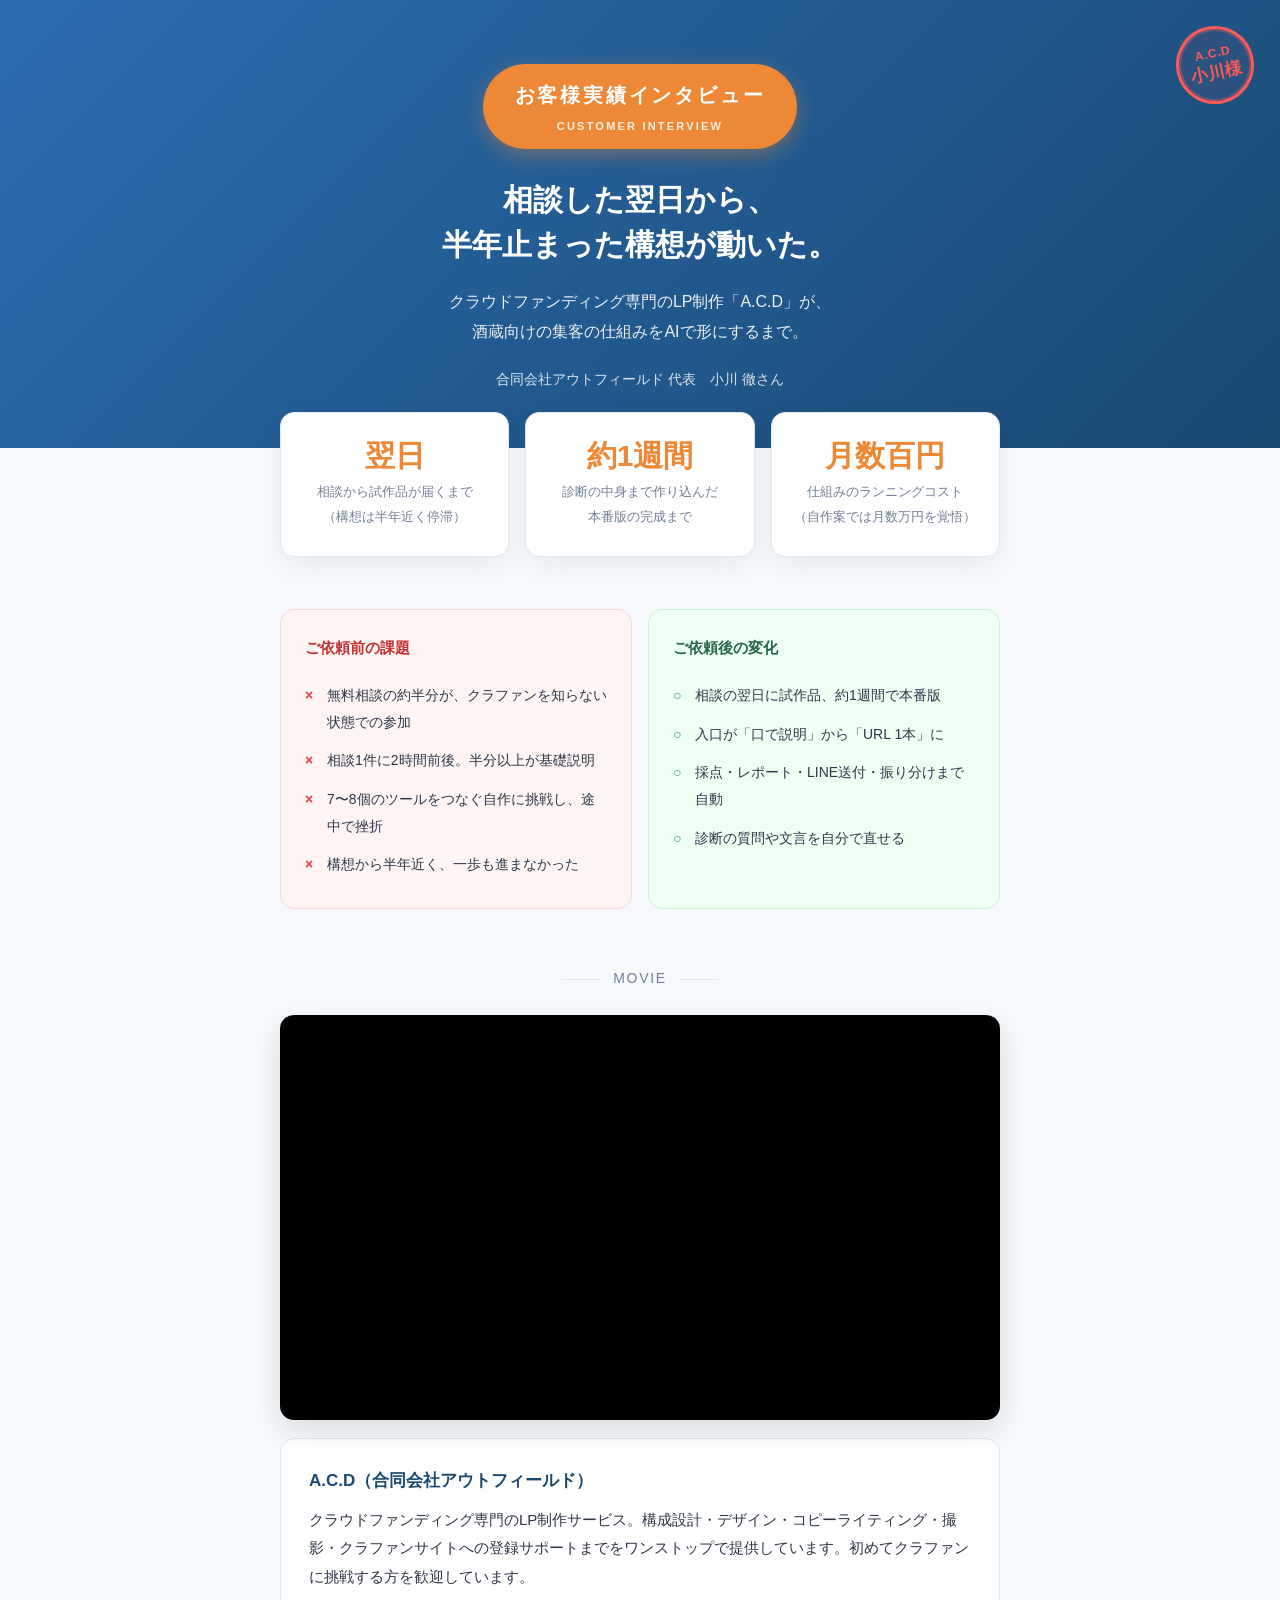
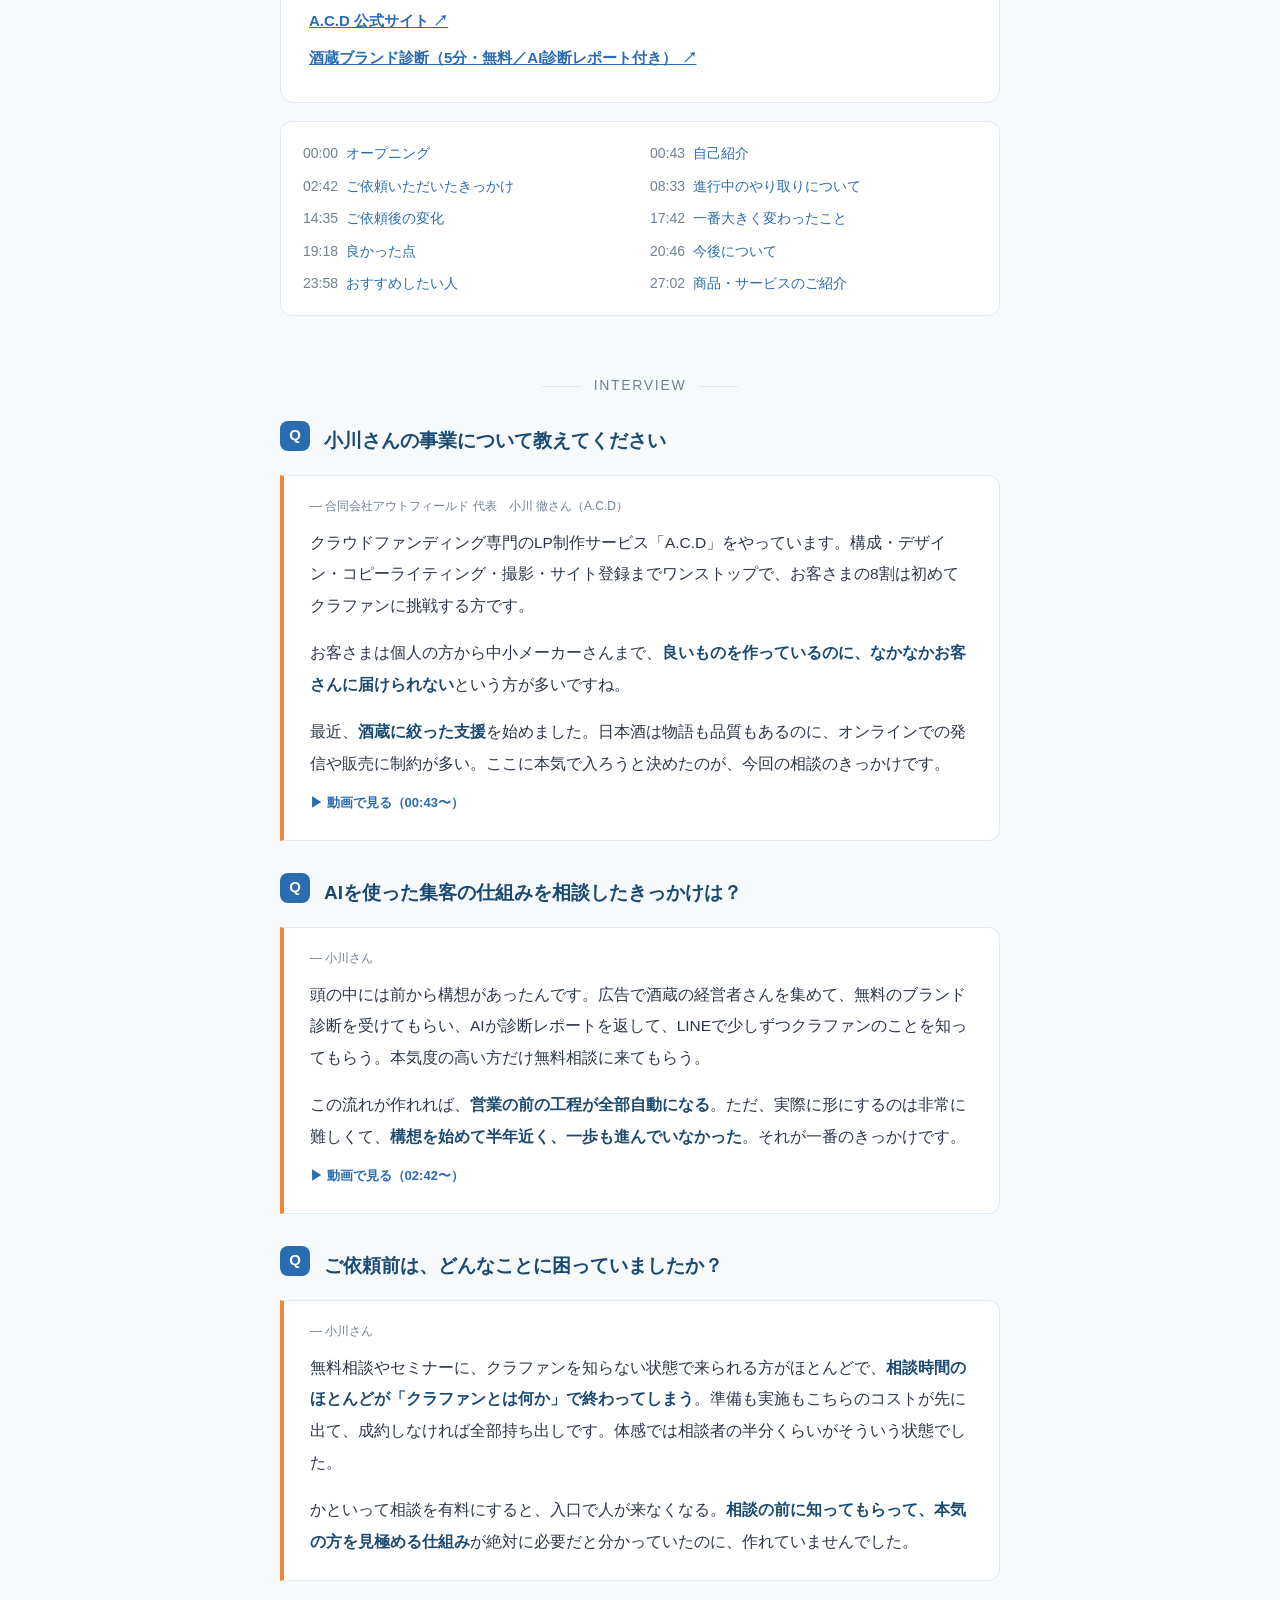
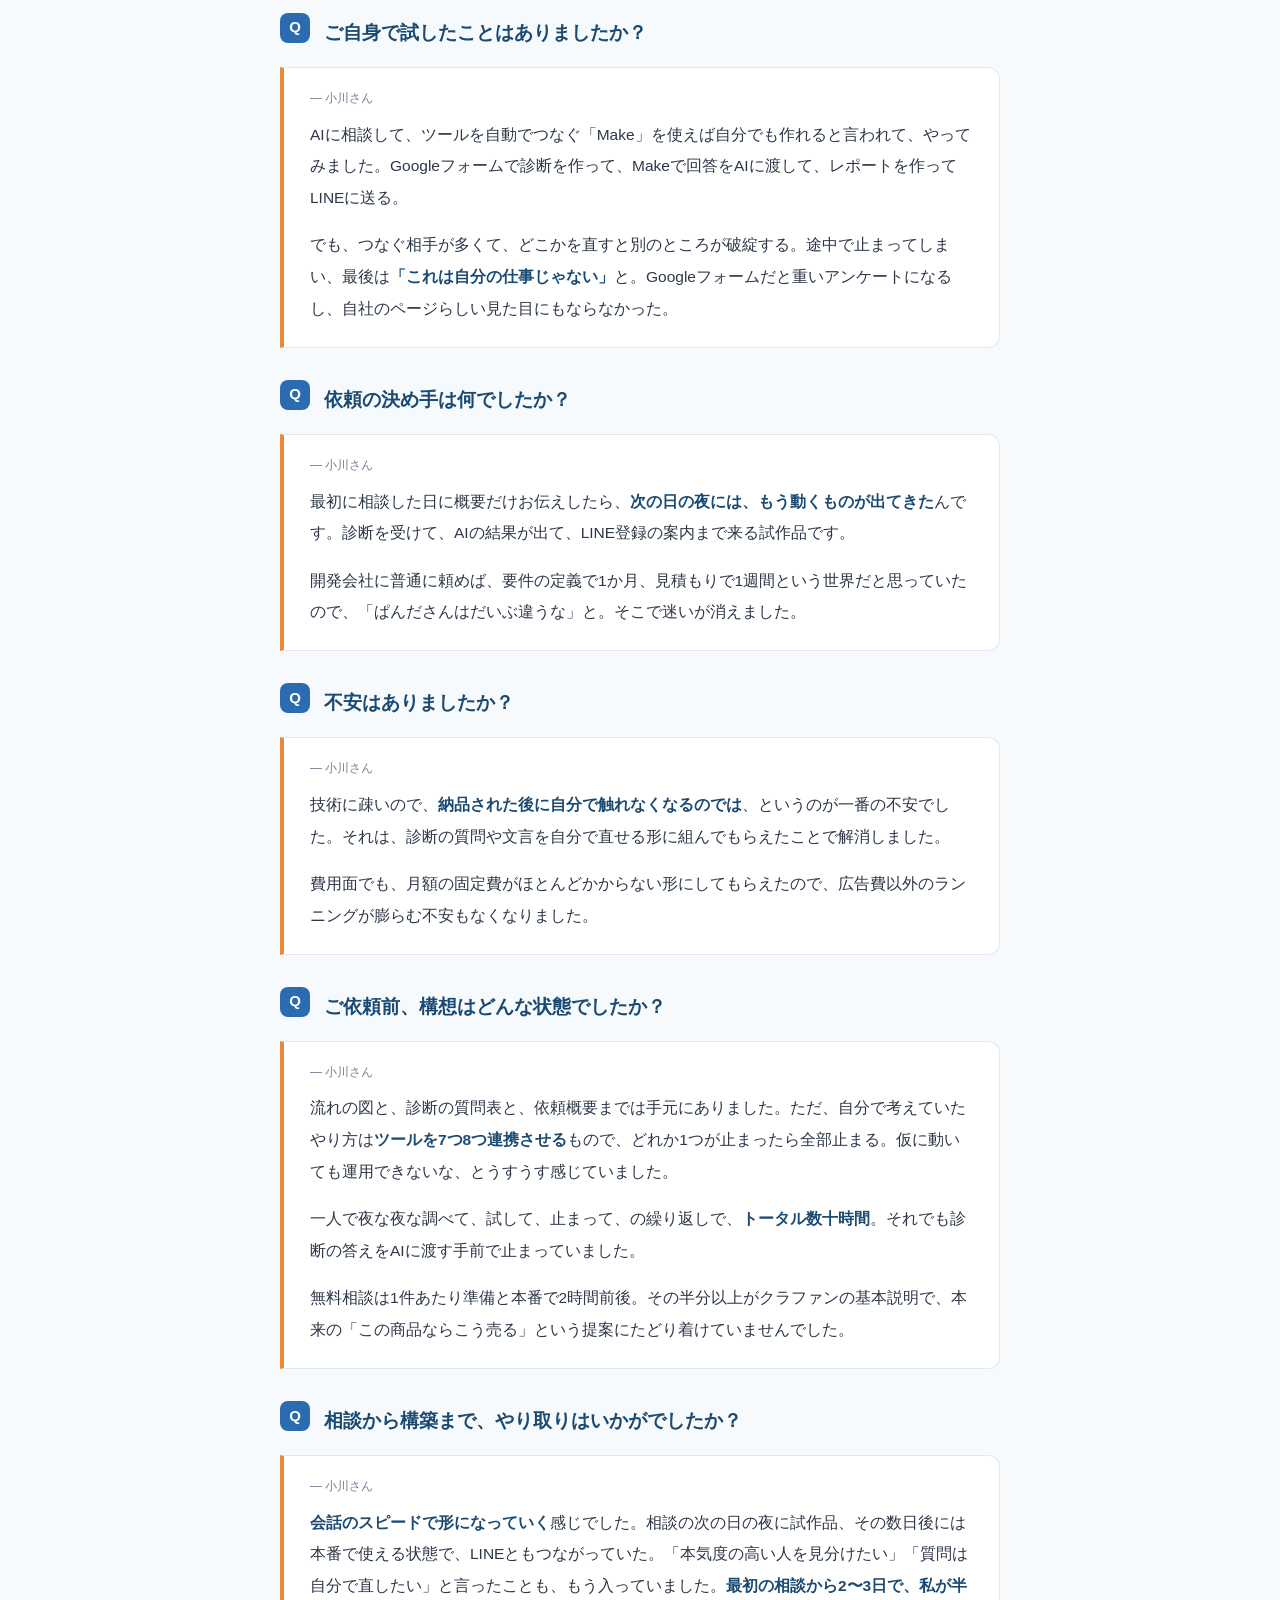
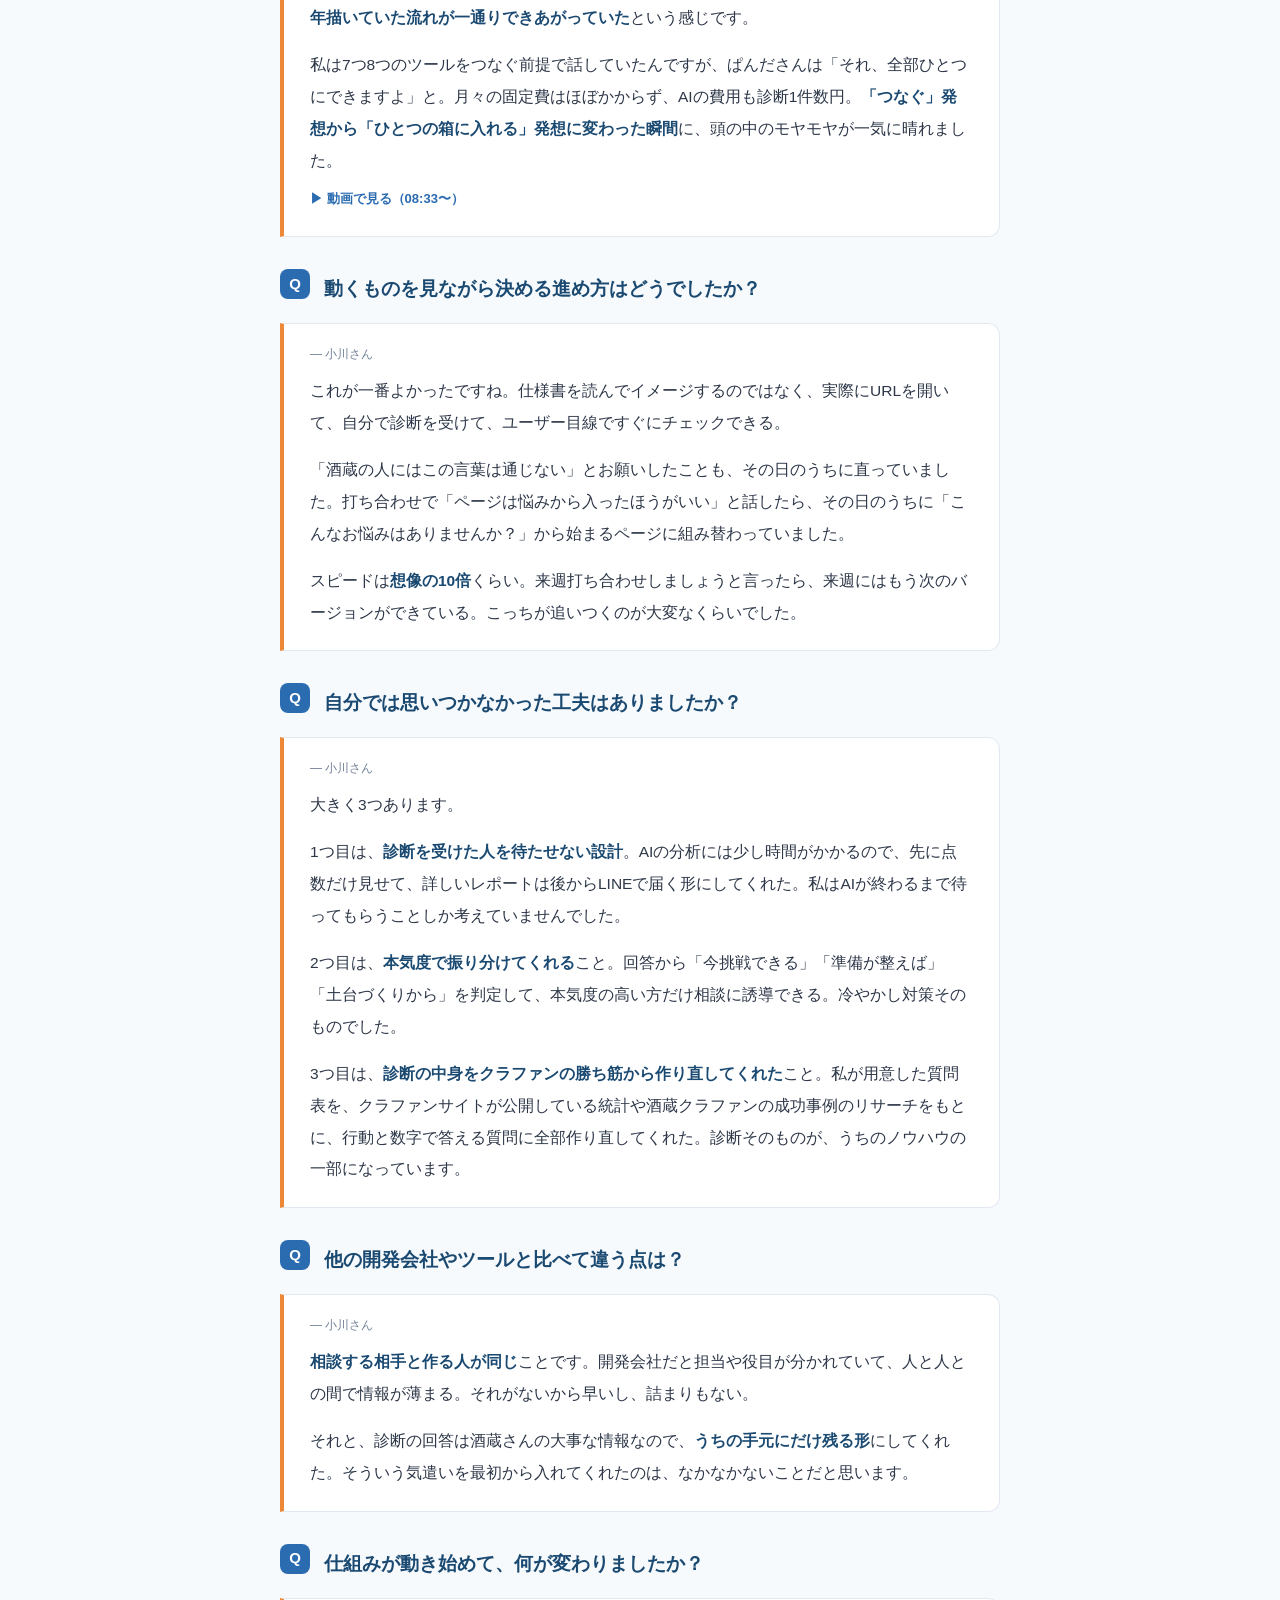
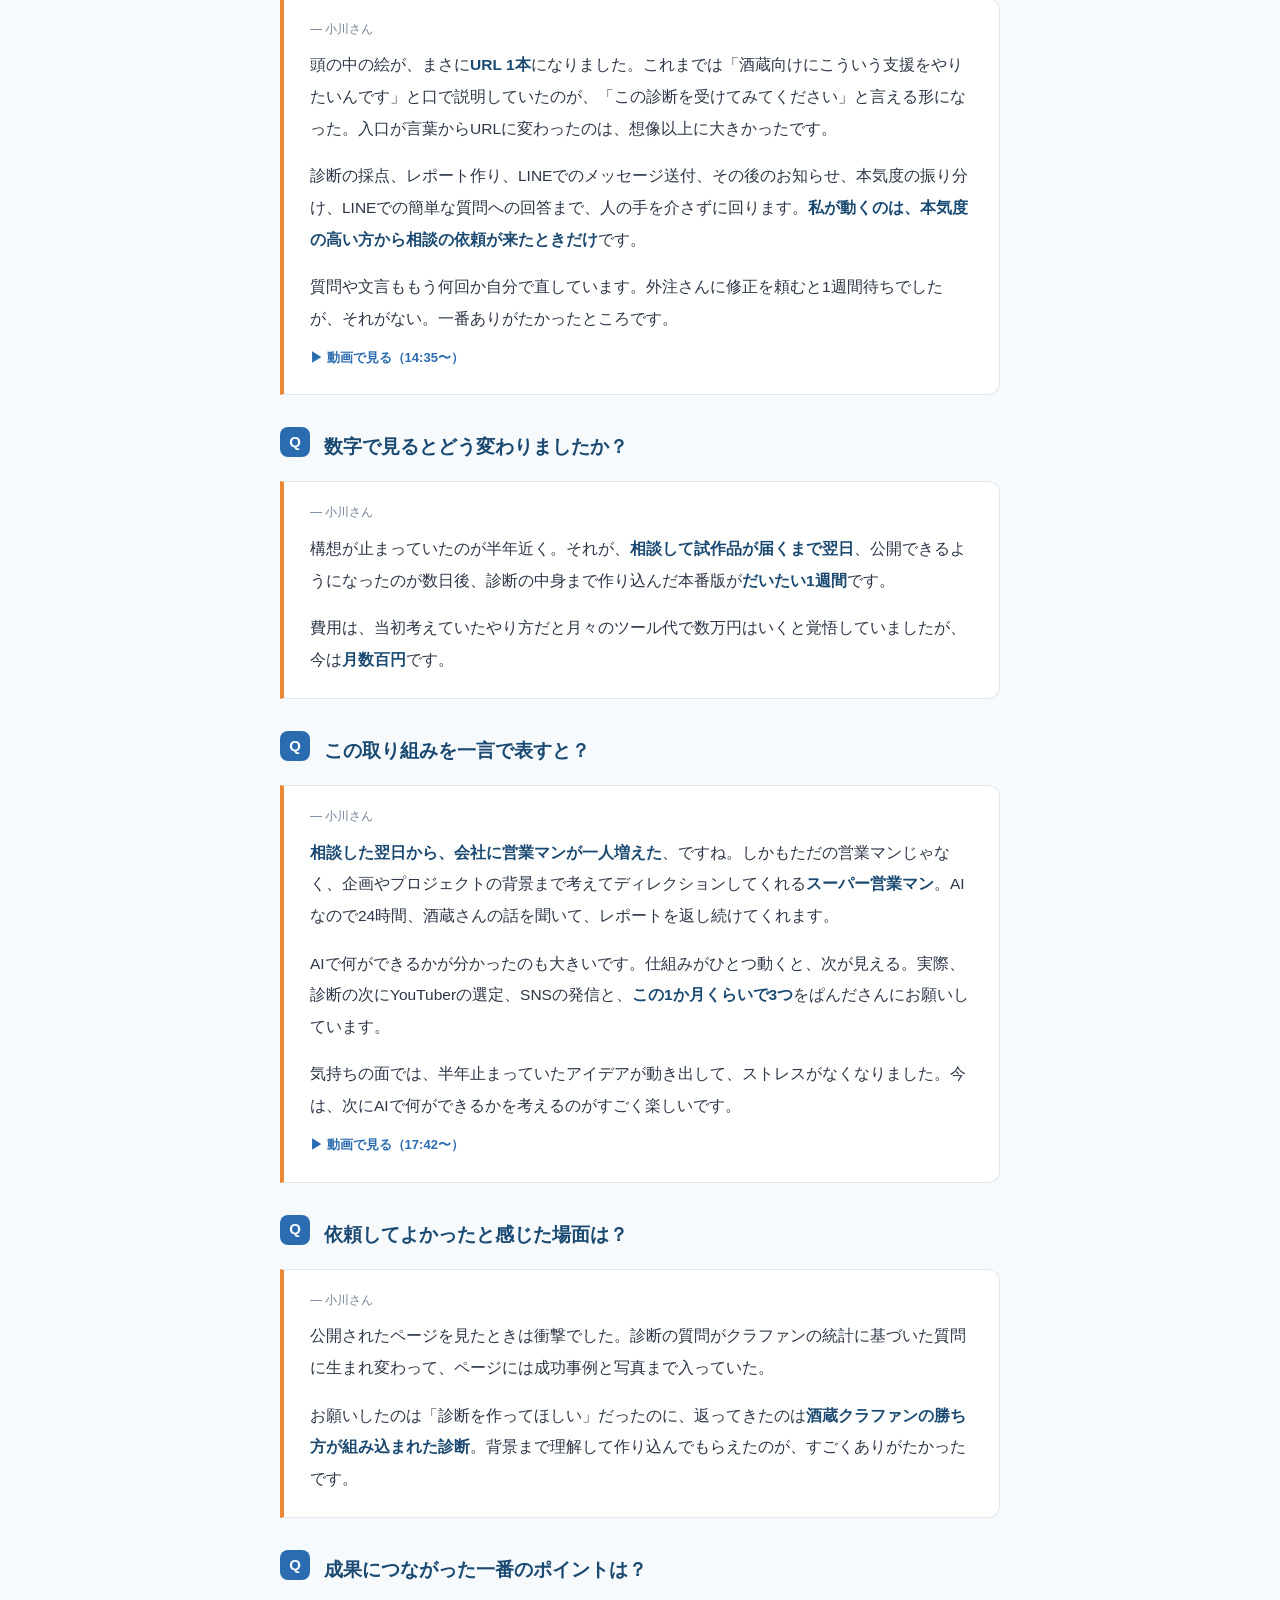
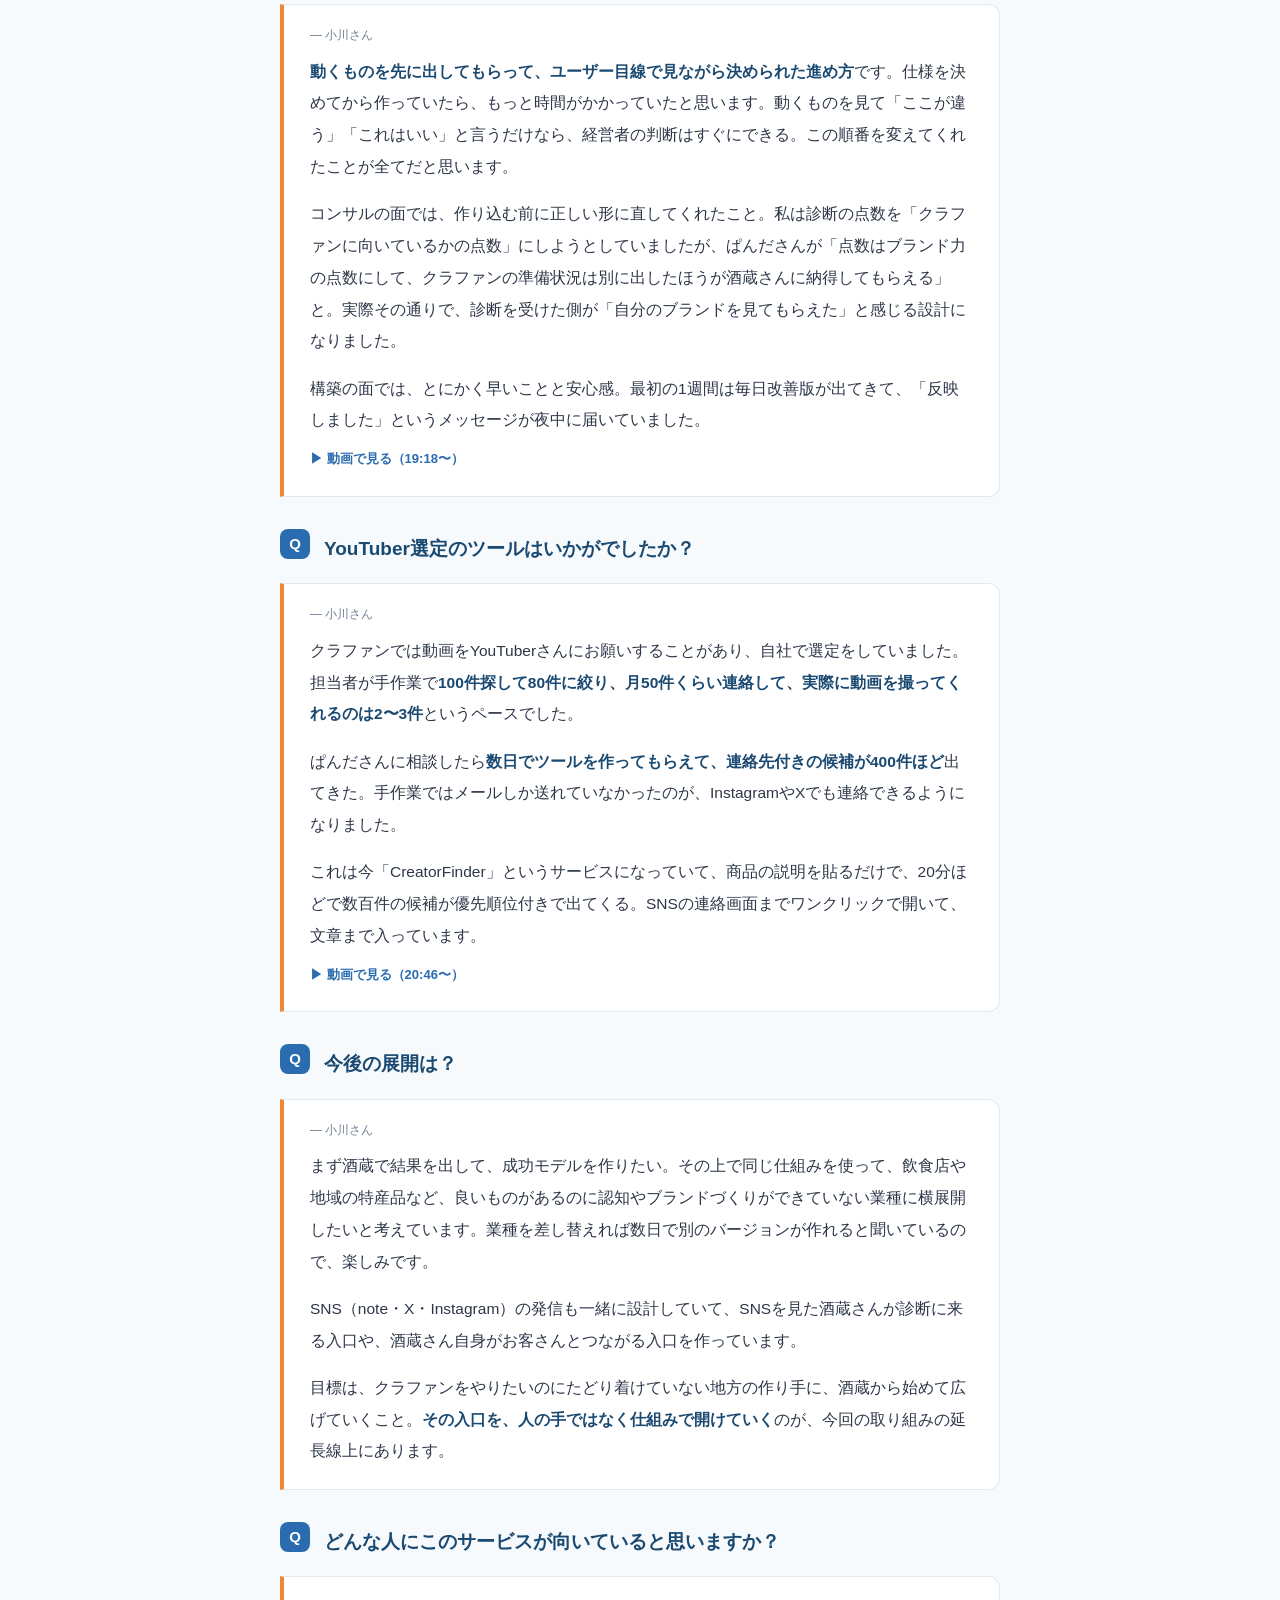
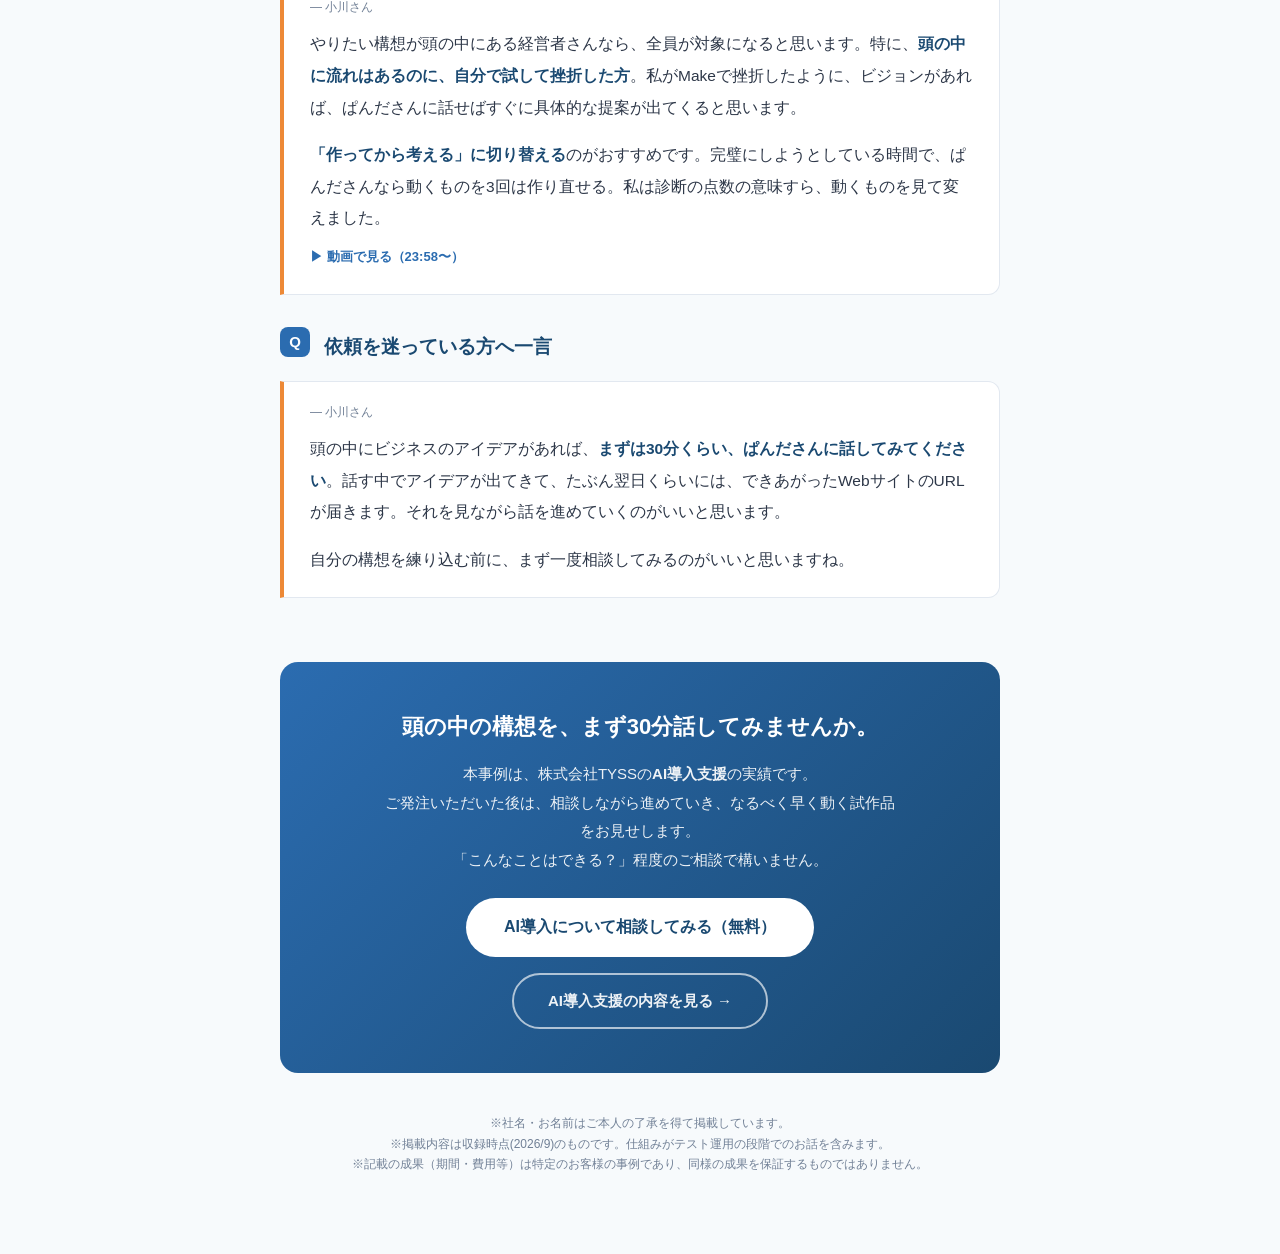
<file: case-study-acd.html>
<!DOCTYPE html>
<html lang="ja">
<head>
<meta charset="UTF-8">
<meta name="viewport" content="width=device-width, initial-scale=1.0">
<title>お客様実績｜相談した翌日から、半年止まった構想が動いた — A.C.D 小川さんインタビュー（AI導入支援）</title>

<meta name="description" content="AI導入支援のお客様実績。クラウドファンディング専門のLP制作「A.C.D」の小川さんに、酒蔵向けの集客の仕組み（無料ブランド診断→AIレポート→LINE→無料相談）をAIで形にするまでを、対談動画と一問一答でうかがいました。">
<meta name="robots" content="index, follow">
<meta name="author" content="株式会社TYSS">
<link rel="canonical" href="https://hanabi.marketvalleys.com/case-study-acd.html">

<meta property="og:title" content="お客様実績｜相談した翌日から、半年止まった構想が動いた — A.C.D 小川さんインタビュー">
<meta property="og:description" content="半年止まっていた集客の仕組みが、相談の翌日に試作品、約1週間で本番に。AI導入支援のお客様対談を全文公開。">
<meta property="og:type" content="article">
<meta property="og:url" content="https://hanabi.marketvalleys.com/case-study-acd.html">
<meta property="og:image" content="https://hanabi.marketvalleys.com/images/case-acd-thumb.jpg">
<meta property="og:site_name" content="Shopeeツール HANABI / HAKONAVI">
<meta property="og:locale" content="ja_JP">
<meta name="twitter:card" content="summary_large_image">

<link rel="icon" href="/favicon.ico">
<link rel="apple-touch-icon" href="/apple-touch-icon.png">
<style>
  :root {
    --primary: #2b6cb0;
    --primary-dark: #1a4971;
    --accent: #ed8936;
    --text: #2d3748;
    --text-light: #718096;
    --bg: #f7fafc;
    --card: #ffffff;
    --border: #e2e8f0;
  }
  * { margin: 0; padding: 0; box-sizing: border-box; }
  body {
    font-family: -apple-system, BlinkMacSystemFont, "Segoe UI", "Hiragino Sans",
                 "Hiragino Kaku Gothic ProN", "Noto Sans JP", Meiryo, sans-serif;
    color: var(--text);
    background: var(--bg);
    line-height: 1.9;
    -webkit-font-smoothing: antialiased;
  }
  .wrapper { max-width: 760px; margin: 0 auto; padding: 0 20px 80px; }

  /* ヒーロー */
  .hero {
    background: linear-gradient(135deg, var(--primary) 0%, var(--primary-dark) 100%);
    color: #fff;
    padding: 64px 20px 56px;
    text-align: center;
    position: relative;
  }
  /* ハンコ風スタンプ（インタビュー対象） */
  .stamp {
    position: absolute;
    top: 26px;
    right: 26px;
    width: 78px;
    height: 78px;
    border: 3px solid #ff5a5a;
    color: #ff5a5a;
    border-radius: 50%;
    display: flex;
    flex-direction: column;
    align-items: center;
    justify-content: center;
    font-weight: 800;
    line-height: 1.3;
    letter-spacing: .04em;
    transform: rotate(-12deg);
    box-shadow: inset 0 0 0 2px rgba(255,90,90,.35);
    background: rgba(255,90,90,.06);
  }
  .stamp .pref { font-size: 12px; }
  .stamp .co   { font-size: 17px; margin-top: 1px; }
  .hero .badge {
    display: inline-block;
    background: var(--accent);
    border: none;
    color: #fff;
    padding: 12px 32px;
    border-radius: 999px;
    font-size: 20px;
    font-weight: 800;
    letter-spacing: .14em;
    margin-bottom: 28px;
    box-shadow: 0 6px 20px rgba(237,137,54,.4);
  }
  .hero .badge .en {
    display: block;
    font-size: 11px;
    font-weight: 600;
    letter-spacing: .2em;
    opacity: .85;
    margin-top: 2px;
  }
  .hero h1 {
    font-size: 30px;
    line-height: 1.5;
    max-width: 720px;
    margin: 0 auto;
    font-weight: 700;
  }
  .hero .lead {
    margin-top: 20px;
    font-size: 16px;
    opacity: .92;
    max-width: 600px;
    margin-left: auto;
    margin-right: auto;
  }
  .hero .person {
    margin-top: 18px;
    font-size: 14px;
    opacity: .85;
  }

  /* KPIハイライト */
  .kpi-row {
    display: grid;
    grid-template-columns: repeat(3, 1fr);
    gap: 16px;
    margin: -36px 0 52px;
    position: relative;
    z-index: 2;
  }
  .kpi {
    background: var(--card);
    border: 1px solid var(--border);
    border-radius: 14px;
    padding: 26px 16px;
    text-align: center;
    box-shadow: 0 10px 30px rgba(0,0,0,.06);
  }
  .kpi .num { font-size: 30px; font-weight: 800; color: var(--accent); line-height: 1.1; }
  .kpi .desc { font-size: 13px; color: var(--text-light); margin-top: 8px; }

  /* 依頼前後 */
  .ba {
    display: grid;
    grid-template-columns: 1fr 1fr;
    gap: 16px;
    margin: 0 0 56px;
  }
  .ba .col { border-radius: 14px; padding: 24px; }
  .ba .before { background: #fff5f5; border: 1px solid #fed7d7; }
  .ba .after  { background: #f0fff4; border: 1px solid #c6f6d5; }
  .ba h3 { font-size: 15px; margin-bottom: 14px; display: flex; align-items: center; gap: 8px; }
  .ba .before h3 { color: #c53030; }
  .ba .after h3  { color: #276749; }
  .ba ul { list-style: none; }
  .ba li { font-size: 14px; padding: 6px 0 6px 22px; position: relative; }
  .ba .before li::before { content: "×"; position: absolute; left: 0; color: #e53e3e; font-weight: 700; }
  .ba .after li::before  { content: "○"; position: absolute; left: 0; color: #38a169; font-weight: 700; }

  /* 対談動画 */
  .video {
    position: relative;
    aspect-ratio: 16 / 9;
    border-radius: 14px;
    overflow: hidden;
    background: #000;
    box-shadow: 0 10px 30px rgba(0,0,0,.12);
  }
  .video img, .video iframe {
    position: absolute; inset: 0;
    width: 100%; height: 100%;
    border: 0;
    object-fit: cover;
  }
  .soon {
    margin-top: 12px;
    text-align: center;
    font-size: 13px;
    color: var(--text-light);
  }
  .chapters {
    display: grid;
    grid-template-columns: repeat(2, 1fr);
    gap: 6px 20px;
    margin: 18px 0 0;
    padding: 18px 22px;
    background: var(--card);
    border: 1px solid var(--border);
    border-radius: 12px;
    list-style: none;
    font-size: 14px;
  }
  .chapters button, .qa .play {
    font: inherit;
    background: none;
    border: none;
    cursor: pointer;
    color: var(--primary);
    text-align: left;
    padding: 0;
  }
  .chapters .t { font-variant-numeric: tabular-nums; color: var(--text-light); margin-right: 8px; }
  .chapters button:hover .label { text-decoration: underline; }

  /* Q&A */
  .qa { margin-bottom: 34px; }
  .qa .q {
    font-size: 19px;
    font-weight: 700;
    color: var(--primary-dark);
    padding-left: 44px;
    position: relative;
    margin-bottom: 16px;
  }
  .qa .q::before {
    content: "Q";
    position: absolute;
    left: 0; top: -2px;
    width: 30px; height: 30px;
    background: var(--primary);
    color: #fff;
    border-radius: 8px;
    display: flex; align-items: center; justify-content: center;
    font-size: 15px;
  }
  .qa .a {
    background: var(--card);
    border: 1px solid var(--border);
    border-left: 4px solid var(--accent);
    border-radius: 0 12px 12px 0;
    padding: 22px 26px;
    font-size: 15.5px;
    line-height: 2.05;
  }
  .qa .a p { margin: 0; }
  .qa .a strong { color: var(--primary-dark); font-weight: 700; }
  .qa .a .speaker {
    font-size: 12px;
    color: var(--text-light);
    display: block;
    margin-bottom: 12px;
    line-height: 1.4;
  }
  /* 段落の区切りは1行分の余白で統一 */
  .qa .a .gap { display: block; height: 1em; }
  .qa .play {
    display: inline-block;
    margin-top: 10px;
    font-size: 13px;
    font-weight: 700;
  }
  .qa .play:hover { text-decoration: underline; }

  /* セクション見出し */
  .section-title {
    font-size: 14px;
    color: var(--text-light);
    letter-spacing: .12em;
    text-transform: uppercase;
    text-align: center;
    margin: 56px 0 24px;
    position: relative;
  }
  .section-title::before, .section-title::after {
    content: ""; height: 1px; width: 40px; background: var(--border);
    display: inline-block; vertical-align: middle; margin: 0 12px;
  }

  /* お話を伺った会社 */
  .guest {
    margin-top: 18px;
    background: var(--card);
    border: 1px solid var(--border);
    border-radius: 14px;
    padding: 26px 28px;
    font-size: 15px;
  }
  .guest h3 { font-size: 17px; color: var(--primary-dark); margin-bottom: 8px; }
  .guest ul { list-style: none; margin-top: 12px; }
  .guest li { padding: 4px 0; }
  .guest a { color: var(--primary); font-weight: 700; }

  /* 締めのCTA */
  .cta {
    margin-top: 64px;
    background: linear-gradient(135deg, var(--primary) 0%, var(--primary-dark) 100%);
    color: #fff;
    border-radius: 18px;
    padding: 44px 32px;
    text-align: center;
  }
  .cta h2 { font-size: 22px; margin-bottom: 12px; }
  .cta p { opacity: .92; font-size: 15px; max-width: 520px; margin: 0 auto 24px; }
  .cta a {
    display: inline-block;
    background: #fff;
    color: var(--primary-dark);
    text-decoration: none;
    font-weight: 700;
    padding: 14px 38px;
    border-radius: 999px;
    transition: transform .15s ease;
  }
  .cta a:hover { transform: translateY(-2px); }

  .note {
    font-size: 12px;
    color: var(--text-light);
    text-align: center;
    margin-top: 40px;
    line-height: 1.7;
  }

  @media (max-width: 640px) {
    .hero h1 { font-size: 23px; }
    .kpi-row { grid-template-columns: 1fr; margin-top: -24px; }
    .ba { grid-template-columns: 1fr; }
    .chapters { grid-template-columns: 1fr; }
    .stamp { width: 62px; height: 62px; top: 16px; right: 16px; }
    .stamp .pref { font-size: 10px; }
    .stamp .co { font-size: 14px; }
    .qa .a { padding: 20px 20px; }
  }
</style>
</head>
<body>

  <header class="hero">
    <span class="stamp"><span class="pref">A.C.D</span><span class="co">小川様</span></span>
    <span class="badge">お客様実績インタビュー<span class="en">CUSTOMER INTERVIEW</span></span>
    <h1>相談した翌日から、<br>半年止まった構想が動いた。</h1>
    <p class="lead">クラウドファンディング専門のLP制作「A.C.D」が、<br>酒蔵向けの集客の仕組みをAIで形にするまで。</p>
    <p class="person">合同会社アウトフィールド 代表　小川 徹さん</p>
  </header>

  <div class="wrapper">

    <!-- KPI（いずれも対談でのご本人の発言） -->
    <div class="kpi-row">
      <div class="kpi">
        <div class="num">翌日</div>
        <div class="desc">相談から試作品が届くまで<br>（構想は半年近く停滞）</div>
      </div>
      <div class="kpi">
        <div class="num">約1週間</div>
        <div class="desc">診断の中身まで作り込んだ<br>本番版の完成まで</div>
      </div>
      <div class="kpi">
        <div class="num">月数百円</div>
        <div class="desc">仕組みのランニングコスト<br>（自作案では月数万円を覚悟）</div>
      </div>
    </div>

    <!-- 依頼前後 -->
    <div class="ba">
      <div class="col before">
        <h3>ご依頼前の課題</h3>
        <ul>
          <li>無料相談の約半分が、クラファンを知らない状態での参加</li>
          <li>相談1件に2時間前後。半分以上が基礎説明</li>
          <li>7〜8個のツールをつなぐ自作に挑戦し、途中で挫折</li>
          <li>構想から半年近く、一歩も進まなかった</li>
        </ul>
      </div>
      <div class="col after">
        <h3>ご依頼後の変化</h3>
        <ul>
          <li>相談の翌日に試作品、約1週間で本番版</li>
          <li>入口が「口で説明」から「URL 1本」に</li>
          <li>採点・レポート・LINE送付・振り分けまで自動</li>
          <li>診断の質問や文言を自分で直せる</li>
        </ul>
      </div>
    </div>

    <!-- 対談動画 -->
    <div class="section-title" id="video">Movie</div>

    <div class="video" id="video-box">
      <img src="images/case-acd-thumb.webp" alt="成果対談 A.C.D 小川さん × ぱんだ のサムネイル" width="1280" height="720">
    </div>
    <p class="soon" id="video-soon">対談動画（約29分）は近日公開予定です。</p>

    <!-- お話を伺った会社 -->
    <div class="guest">
      <h3>A.C.D（合同会社アウトフィールド）</h3>
      <p>クラウドファンディング専門のLP制作サービス。構成設計・デザイン・コピーライティング・撮影・クラファンサイトへの登録サポートまでをワンストップで提供しています。初めてクラファンに挑戦する方を歓迎しています。</p>
      <ul>
        <li><a href="https://acd-cloud.info/home/" target="_blank" rel="noopener">A.C.D 公式サイト ↗</a></li>
        <li><a href="https://sakagura.acd-pj.cloud/" target="_blank" rel="noopener">酒蔵ブランド診断（5分・無料／AI診断レポート付き） ↗</a></li>
      </ul>
    </div>

    <ol class="chapters">
      <li><button type="button" data-start="0"><span class="t">00:00</span><span class="label">オープニング</span></button></li>
      <li><button type="button" data-start="43"><span class="t">00:43</span><span class="label">自己紹介</span></button></li>
      <li><button type="button" data-start="162"><span class="t">02:42</span><span class="label">ご依頼いただいたきっかけ</span></button></li>
      <li><button type="button" data-start="513"><span class="t">08:33</span><span class="label">進行中のやり取りについて</span></button></li>
      <li><button type="button" data-start="875"><span class="t">14:35</span><span class="label">ご依頼後の変化</span></button></li>
      <li><button type="button" data-start="1062"><span class="t">17:42</span><span class="label">一番大きく変わったこと</span></button></li>
      <li><button type="button" data-start="1158"><span class="t">19:18</span><span class="label">良かった点</span></button></li>
      <li><button type="button" data-start="1246"><span class="t">20:46</span><span class="label">今後について</span></button></li>
      <li><button type="button" data-start="1438"><span class="t">23:58</span><span class="label">おすすめしたい人</span></button></li>
      <li><button type="button" data-start="1622"><span class="t">27:02</span><span class="label">商品・サービスのご紹介</span></button></li>
    </ol>

    <div class="section-title">Interview</div>

    <!-- Q&A -->
    <div class="qa">
      <div class="q">小川さんの事業について教えてください</div>
      <div class="a">
        <span class="speaker">— 合同会社アウトフィールド 代表　小川 徹さん（A.C.D）</span>
        <p>クラウドファンディング専門のLP制作サービス「A.C.D」をやっています。構成・デザイン・コピーライティング・撮影・サイト登録までワンストップで、お客さまの8割は初めてクラファンに挑戦する方です。<span class="gap"></span>
        お客さまは個人の方から中小メーカーさんまで、<strong>良いものを作っているのに、なかなかお客さんに届けられない</strong>という方が多いですね。<span class="gap"></span>
        最近、<strong>酒蔵に絞った支援</strong>を始めました。日本酒は物語も品質もあるのに、オンラインでの発信や販売に制約が多い。ここに本気で入ろうと決めたのが、今回の相談のきっかけです。</p>
        <button type="button" class="play" data-start="43">▶ 動画で見る（00:43〜）</button>
      </div>
    </div>

    <div class="qa">
      <div class="q">AIを使った集客の仕組みを相談したきっかけは？</div>
      <div class="a">
        <span class="speaker">— 小川さん</span>
        <p>頭の中には前から構想があったんです。広告で酒蔵の経営者さんを集めて、無料のブランド診断を受けてもらい、AIが診断レポートを返して、LINEで少しずつクラファンのことを知ってもらう。本気度の高い方だけ無料相談に来てもらう。<span class="gap"></span>
        この流れが作れれば、<strong>営業の前の工程が全部自動になる</strong>。ただ、実際に形にするのは非常に難しくて、<strong>構想を始めて半年近く、一歩も進んでいなかった</strong>。それが一番のきっかけです。</p>
        <button type="button" class="play" data-start="162">▶ 動画で見る（02:42〜）</button>
      </div>
    </div>

    <div class="qa">
      <div class="q">ご依頼前は、どんなことに困っていましたか？</div>
      <div class="a">
        <span class="speaker">— 小川さん</span>
        <p>無料相談やセミナーに、クラファンを知らない状態で来られる方がほとんどで、<strong>相談時間のほとんどが「クラファンとは何か」で終わってしまう</strong>。準備も実施もこちらのコストが先に出て、成約しなければ全部持ち出しです。体感では相談者の半分くらいがそういう状態でした。<span class="gap"></span>
        かといって相談を有料にすると、入口で人が来なくなる。<strong>相談の前に知ってもらって、本気の方を見極める仕組み</strong>が絶対に必要だと分かっていたのに、作れていませんでした。</p>
      </div>
    </div>

    <div class="qa">
      <div class="q">ご自身で試したことはありましたか？</div>
      <div class="a">
        <span class="speaker">— 小川さん</span>
        <p>AIに相談して、ツールを自動でつなぐ「Make」を使えば自分でも作れると言われて、やってみました。Googleフォームで診断を作って、Makeで回答をAIに渡して、レポートを作ってLINEに送る。<span class="gap"></span>
        でも、つなぐ相手が多くて、どこかを直すと別のところが破綻する。途中で止まってしまい、最後は<strong>「これは自分の仕事じゃない」</strong>と。Googleフォームだと重いアンケートになるし、自社のページらしい見た目にもならなかった。</p>
      </div>
    </div>

    <div class="qa">
      <div class="q">依頼の決め手は何でしたか？</div>
      <div class="a">
        <span class="speaker">— 小川さん</span>
        <p>最初に相談した日に概要だけお伝えしたら、<strong>次の日の夜には、もう動くものが出てきた</strong>んです。診断を受けて、AIの結果が出て、LINE登録の案内まで来る試作品です。<span class="gap"></span>
        開発会社に普通に頼めば、要件の定義で1か月、見積もりで1週間という世界だと思っていたので、「ぱんださんはだいぶ違うな」と。そこで迷いが消えました。</p>
      </div>
    </div>

    <div class="qa">
      <div class="q">不安はありましたか？</div>
      <div class="a">
        <span class="speaker">— 小川さん</span>
        <p>技術に疎いので、<strong>納品された後に自分で触れなくなるのでは</strong>、というのが一番の不安でした。それは、診断の質問や文言を自分で直せる形に組んでもらえたことで解消しました。<span class="gap"></span>
        費用面でも、月額の固定費がほとんどかからない形にしてもらえたので、広告費以外のランニングが膨らむ不安もなくなりました。</p>
      </div>
    </div>

    <div class="qa">
      <div class="q">ご依頼前、構想はどんな状態でしたか？</div>
      <div class="a">
        <span class="speaker">— 小川さん</span>
        <p>流れの図と、診断の質問表と、依頼概要までは手元にありました。ただ、自分で考えていたやり方は<strong>ツールを7つ8つ連携させる</strong>もので、どれか1つが止まったら全部止まる。仮に動いても運用できないな、とうすうす感じていました。<span class="gap"></span>
        一人で夜な夜な調べて、試して、止まって、の繰り返しで、<strong>トータル数十時間</strong>。それでも診断の答えをAIに渡す手前で止まっていました。<span class="gap"></span>
        無料相談は1件あたり準備と本番で2時間前後。その半分以上がクラファンの基本説明で、本来の「この商品ならこう売る」という提案にたどり着けていませんでした。</p>
      </div>
    </div>

    <div class="qa">
      <div class="q">相談から構築まで、やり取りはいかがでしたか？</div>
      <div class="a">
        <span class="speaker">— 小川さん</span>
        <p><strong>会話のスピードで形になっていく</strong>感じでした。相談の次の日の夜に試作品、その数日後には本番で使える状態で、LINEともつながっていた。「本気度の高い人を見分けたい」「質問は自分で直したい」と言ったことも、もう入っていました。<strong>最初の相談から2〜3日で、私が半年描いていた流れが一通りできあがっていた</strong>という感じです。<span class="gap"></span>
        私は7つ8つのツールをつなぐ前提で話していたんですが、ぱんださんは「それ、全部ひとつにできますよ」と。月々の固定費はほぼかからず、AIの費用も診断1件数円。<strong>「つなぐ」発想から「ひとつの箱に入れる」発想に変わった瞬間</strong>に、頭の中のモヤモヤが一気に晴れました。</p>
        <button type="button" class="play" data-start="513">▶ 動画で見る（08:33〜）</button>
      </div>
    </div>

    <div class="qa">
      <div class="q">動くものを見ながら決める進め方はどうでしたか？</div>
      <div class="a">
        <span class="speaker">— 小川さん</span>
        <p>これが一番よかったですね。仕様書を読んでイメージするのではなく、実際にURLを開いて、自分で診断を受けて、ユーザー目線ですぐにチェックできる。<span class="gap"></span>
        「酒蔵の人にはこの言葉は通じない」とお願いしたことも、その日のうちに直っていました。打ち合わせで「ページは悩みから入ったほうがいい」と話したら、その日のうちに「こんなお悩みはありませんか？」から始まるページに組み替わっていました。<span class="gap"></span>
        スピードは<strong>想像の10倍</strong>くらい。来週打ち合わせしましょうと言ったら、来週にはもう次のバージョンができている。こっちが追いつくのが大変なくらいでした。</p>
      </div>
    </div>

    <div class="qa">
      <div class="q">自分では思いつかなかった工夫はありましたか？</div>
      <div class="a">
        <span class="speaker">— 小川さん</span>
        <p>大きく3つあります。<span class="gap"></span>
        1つ目は、<strong>診断を受けた人を待たせない設計</strong>。AIの分析には少し時間がかかるので、先に点数だけ見せて、詳しいレポートは後からLINEで届く形にしてくれた。私はAIが終わるまで待ってもらうことしか考えていませんでした。<span class="gap"></span>
        2つ目は、<strong>本気度で振り分けてくれる</strong>こと。回答から「今挑戦できる」「準備が整えば」「土台づくりから」を判定して、本気度の高い方だけ相談に誘導できる。冷やかし対策そのものでした。<span class="gap"></span>
        3つ目は、<strong>診断の中身をクラファンの勝ち筋から作り直してくれた</strong>こと。私が用意した質問表を、クラファンサイトが公開している統計や酒蔵クラファンの成功事例のリサーチをもとに、行動と数字で答える質問に全部作り直してくれた。診断そのものが、うちのノウハウの一部になっています。</p>
      </div>
    </div>

    <div class="qa">
      <div class="q">他の開発会社やツールと比べて違う点は？</div>
      <div class="a">
        <span class="speaker">— 小川さん</span>
        <p><strong>相談する相手と作る人が同じ</strong>ことです。開発会社だと担当や役目が分かれていて、人と人との間で情報が薄まる。それがないから早いし、詰まりもない。<span class="gap"></span>
        それと、診断の回答は酒蔵さんの大事な情報なので、<strong>うちの手元にだけ残る形</strong>にしてくれた。そういう気遣いを最初から入れてくれたのは、なかなかないことだと思います。</p>
      </div>
    </div>

    <div class="qa">
      <div class="q">仕組みが動き始めて、何が変わりましたか？</div>
      <div class="a">
        <span class="speaker">— 小川さん</span>
        <p>頭の中の絵が、まさに<strong>URL 1本</strong>になりました。これまでは「酒蔵向けにこういう支援をやりたいんです」と口で説明していたのが、「この診断を受けてみてください」と言える形になった。入口が言葉からURLに変わったのは、想像以上に大きかったです。<span class="gap"></span>
        診断の採点、レポート作り、LINEでのメッセージ送付、その後のお知らせ、本気度の振り分け、LINEでの簡単な質問への回答まで、人の手を介さずに回ります。<strong>私が動くのは、本気度の高い方から相談の依頼が来たときだけ</strong>です。<span class="gap"></span>
        質問や文言ももう何回か自分で直しています。外注さんに修正を頼むと1週間待ちでしたが、それがない。一番ありがたかったところです。</p>
        <button type="button" class="play" data-start="875">▶ 動画で見る（14:35〜）</button>
      </div>
    </div>

    <div class="qa">
      <div class="q">数字で見るとどう変わりましたか？</div>
      <div class="a">
        <span class="speaker">— 小川さん</span>
        <p>構想が止まっていたのが半年近く。それが、<strong>相談して試作品が届くまで翌日</strong>、公開できるようになったのが数日後、診断の中身まで作り込んだ本番版が<strong>だいたい1週間</strong>です。<span class="gap"></span>
        費用は、当初考えていたやり方だと月々のツール代で数万円はいくと覚悟していましたが、今は<strong>月数百円</strong>です。</p>
      </div>
    </div>

    <div class="qa">
      <div class="q">この取り組みを一言で表すと？</div>
      <div class="a">
        <span class="speaker">— 小川さん</span>
        <p><strong>相談した翌日から、会社に営業マンが一人増えた</strong>、ですね。しかもただの営業マンじゃなく、企画やプロジェクトの背景まで考えてディレクションしてくれる<strong>スーパー営業マン</strong>。AIなので24時間、酒蔵さんの話を聞いて、レポートを返し続けてくれます。<span class="gap"></span>
        AIで何ができるかが分かったのも大きいです。仕組みがひとつ動くと、次が見える。実際、診断の次にYouTuberの選定、SNSの発信と、<strong>この1か月くらいで3つ</strong>をぱんださんにお願いしています。<span class="gap"></span>
        気持ちの面では、半年止まっていたアイデアが動き出して、ストレスがなくなりました。今は、次にAIで何ができるかを考えるのがすごく楽しいです。</p>
        <button type="button" class="play" data-start="1062">▶ 動画で見る（17:42〜）</button>
      </div>
    </div>

    <div class="qa">
      <div class="q">依頼してよかったと感じた場面は？</div>
      <div class="a">
        <span class="speaker">— 小川さん</span>
        <p>公開されたページを見たときは衝撃でした。診断の質問がクラファンの統計に基づいた質問に生まれ変わって、ページには成功事例と写真まで入っていた。<span class="gap"></span>
        お願いしたのは「診断を作ってほしい」だったのに、返ってきたのは<strong>酒蔵クラファンの勝ち方が組み込まれた診断</strong>。背景まで理解して作り込んでもらえたのが、すごくありがたかったです。</p>
      </div>
    </div>

    <div class="qa">
      <div class="q">成果につながった一番のポイントは？</div>
      <div class="a">
        <span class="speaker">— 小川さん</span>
        <p><strong>動くものを先に出してもらって、ユーザー目線で見ながら決められた進め方</strong>です。仕様を決めてから作っていたら、もっと時間がかかっていたと思います。動くものを見て「ここが違う」「これはいい」と言うだけなら、経営者の判断はすぐにできる。この順番を変えてくれたことが全てだと思います。<span class="gap"></span>
        コンサルの面では、作り込む前に正しい形に直してくれたこと。私は診断の点数を「クラファンに向いているかの点数」にしようとしていましたが、ぱんださんが「点数はブランド力の点数にして、クラファンの準備状況は別に出したほうが酒蔵さんに納得してもらえる」と。実際その通りで、診断を受けた側が「自分のブランドを見てもらえた」と感じる設計になりました。<span class="gap"></span>
        構築の面では、とにかく早いことと安心感。最初の1週間は毎日改善版が出てきて、「反映しました」というメッセージが夜中に届いていました。</p>
        <button type="button" class="play" data-start="1158">▶ 動画で見る（19:18〜）</button>
      </div>
    </div>

    <div class="qa">
      <div class="q">YouTuber選定のツールはいかがでしたか？</div>
      <div class="a">
        <span class="speaker">— 小川さん</span>
        <p>クラファンでは動画をYouTuberさんにお願いすることがあり、自社で選定をしていました。担当者が手作業で<strong>100件探して80件に絞り、月50件くらい連絡して、実際に動画を撮ってくれるのは2〜3件</strong>というペースでした。<span class="gap"></span>
        ぱんださんに相談したら<strong>数日でツールを作ってもらえて、連絡先付きの候補が400件ほど</strong>出てきた。手作業ではメールしか送れていなかったのが、InstagramやXでも連絡できるようになりました。<span class="gap"></span>
        これは今「CreatorFinder」というサービスになっていて、商品の説明を貼るだけで、20分ほどで数百件の候補が優先順位付きで出てくる。SNSの連絡画面までワンクリックで開いて、文章まで入っています。</p>
        <button type="button" class="play" data-start="1246">▶ 動画で見る（20:46〜）</button>
      </div>
    </div>

    <div class="qa">
      <div class="q">今後の展開は？</div>
      <div class="a">
        <span class="speaker">— 小川さん</span>
        <p>まず酒蔵で結果を出して、成功モデルを作りたい。その上で同じ仕組みを使って、飲食店や地域の特産品など、良いものがあるのに認知やブランドづくりができていない業種に横展開したいと考えています。業種を差し替えれば数日で別のバージョンが作れると聞いているので、楽しみです。<span class="gap"></span>
        SNS（note・X・Instagram）の発信も一緒に設計していて、SNSを見た酒蔵さんが診断に来る入口や、酒蔵さん自身がお客さんとつながる入口を作っています。<span class="gap"></span>
        目標は、クラファンをやりたいのにたどり着けていない地方の作り手に、酒蔵から始めて広げていくこと。<strong>その入口を、人の手ではなく仕組みで開けていく</strong>のが、今回の取り組みの延長線上にあります。</p>
      </div>
    </div>

    <div class="qa">
      <div class="q">どんな人にこのサービスが向いていると思いますか？</div>
      <div class="a">
        <span class="speaker">— 小川さん</span>
        <p>やりたい構想が頭の中にある経営者さんなら、全員が対象になると思います。特に、<strong>頭の中に流れはあるのに、自分で試して挫折した方</strong>。私がMakeで挫折したように、ビジョンがあれば、ぱんださんに話せばすぐに具体的な提案が出てくると思います。<span class="gap"></span>
        <strong>「作ってから考える」に切り替える</strong>のがおすすめです。完璧にしようとしている時間で、ぱんださんなら動くものを3回は作り直せる。私は診断の点数の意味すら、動くものを見て変えました。</p>
        <button type="button" class="play" data-start="1438">▶ 動画で見る（23:58〜）</button>
      </div>
    </div>

    <div class="qa">
      <div class="q">依頼を迷っている方へ一言</div>
      <div class="a">
        <span class="speaker">— 小川さん</span>
        <p>頭の中にビジネスのアイデアがあれば、<strong>まずは30分くらい、ぱんださんに話してみてください</strong>。話す中でアイデアが出てきて、たぶん翌日くらいには、できあがったWebサイトのURLが届きます。それを見ながら話を進めていくのがいいと思います。<span class="gap"></span>
        自分の構想を練り込む前に、まず一度相談してみるのがいいと思いますね。</p>
      </div>
    </div>

    <!-- CTA -->
    <div class="cta">
      <h2>頭の中の構想を、まず30分話してみませんか。</h2>
      <p>本事例は、株式会社TYSSの<strong>AI導入支援</strong>の実績です。<br>
      ご発注いただいた後は、相談しながら進めていき、なるべく早く動く試作品をお見せします。<br>
      「こんなことはできる？」程度のご相談で構いません。</p>
      <a href="https://forms.gle/Wei9GRR1WXy8iVwd7" target="_blank" rel="noopener">AI導入について相談してみる（無料）</a>
      <p style="margin-top: 16px; margin-bottom: 0;">
        <a href="index.html#ai" style="background: transparent; color: #fff; border: 2px solid rgba(255,255,255,.7); padding: 12px 34px;">AI導入支援の内容を見る →</a>
      </p>
    </div>

    <p class="note">
      ※社名・お名前はご本人の了承を得て掲載しています。<br>
      ※掲載内容は収録時点(2026/9)のものです。仕組みがテスト運用の段階でのお話を含みます。<br>
      ※記載の成果（期間・費用等）は特定のお客様の事例であり、同様の成果を保証するものではありません。
    </p>

  </div>

<script>
  // 対談動画の YouTube 動画ID。公開後にここへ入れると、サムネイルが動画に置き換わり、
  // 章リストと各質問の「▶ 動画で見る」がその時刻から再生する。空のあいだはサムネイルのまま。
  var VIDEO_ID = '2wKf4TI0wDg';

  (function () {
    var box = document.getElementById('video-box');

    function play(start) {
      if (VIDEO_ID) {
        box.innerHTML = '<iframe src="https://www.youtube-nocookie.com/embed/' + VIDEO_ID +
          '?start=' + start + '&autoplay=1&rel=0" title="成果対談 A.C.D 小川さん × ぱんだ" ' +
          'allow="autoplay; encrypted-media; picture-in-picture" referrerpolicy="strict-origin-when-cross-origin" allowfullscreen></iframe>';
      }
      document.getElementById('video').scrollIntoView({ behavior: 'smooth' });
    }

    if (VIDEO_ID) {
      document.getElementById('video-soon').hidden = true;
      box.innerHTML = '<iframe src="https://www.youtube-nocookie.com/embed/' + VIDEO_ID +
        '?rel=0" title="成果対談 A.C.D 小川さん × ぱんだ" ' +
        'allow="autoplay; encrypted-media; picture-in-picture" referrerpolicy="strict-origin-when-cross-origin" allowfullscreen loading="lazy"></iframe>';
    }

    document.addEventListener('click', function (e) {
      var btn = e.target.closest ? e.target.closest('[data-start]') : null;
      if (!btn) return;
      play(parseInt(btn.getAttribute('data-start'), 10) || 0);
    });
  })();
</script>

</body>
</html>
</file>
<file: css/sub.css>
/* HANABI サブページ共通スタイル（申込・規約・特商法・プライバシー） LPの配色に合わせる */
:root {
  --main: #ff5722;
  --main-dark: #e64a19;
  --bg: #f4f5f7;
  --text: #333;
  --muted: #666;
  --line: #e5e7eb;
  --max: 900px;
}
* { box-sizing: border-box; }
body {
  margin: 0;
  font-family: -apple-system, BlinkMacSystemFont, "Segoe UI", "Hiragino Kaku Gothic ProN", "Noto Sans JP", sans-serif;
  background: var(--bg);
  color: var(--text);
  font-size: 17px;
  line-height: 1.8;
}
header.site-header {
  background: linear-gradient(135deg, #ff5722, #ff784e);
  color: #fff;
  padding: 22px 20px;
  text-align: center;
}
header.site-header a { color: #fff; text-decoration: none; }
header.site-header .brand { font-size: 1.05rem; font-weight: 700; letter-spacing: .04em; opacity: .95; }
header.site-header h1 { font-size: 1.9rem; margin: 6px 0 0; line-height: 1.4; }
main { max-width: var(--max); margin: 0 auto; padding: 0 16px 48px; }
.card {
  background: #fff;
  border-radius: 12px;
  box-shadow: 0 8px 24px rgba(0,0,0,.05);
  padding: 40px 32px;
  margin: 32px 0;
}
.card h2 {
  font-size: 1.5rem;
  margin: 0 0 20px;
  padding-bottom: 10px;
  border-bottom: 3px solid var(--main);
}
.card h3 { font-size: 1.15rem; margin: 32px 0 8px; color: var(--main); }
.lead { color: var(--muted); margin: 0 0 8px; }
p { margin: 14px 0; }
ol, ul { margin: 12px 0; padding-left: 1.5em; }
li { margin-bottom: 6px; }
strong { color: var(--main); font-weight: 600; }
a { color: var(--main-dark); }
.meta { color: var(--muted); font-size: .9rem; }
.table-wrap { overflow-x: auto; -webkit-overflow-scrolling: touch; }
table { border-collapse: collapse; width: 100%; font-size: .95rem; }
th, td { border: 1px solid var(--line); padding: 10px 12px; text-align: left; vertical-align: top; }
th { background: #fff7f3; white-space: nowrap; }
.btn {
  display: inline-block;
  background: var(--main);
  color: #fff;
  text-decoration: none;
  font-size: 1.05rem;
  font-weight: 600;
  padding: 16px 40px;
  border: 0;
  border-radius: 999px;
  cursor: pointer;
  box-shadow: 0 8px 20px rgba(255,87,34,.35);
  transition: transform .2s, box-shadow .2s, background .2s;
}
.btn:hover { background: var(--main-dark); transform: translateY(-2px); }
.btn[disabled] { opacity: .6; cursor: not-allowed; transform: none; }
.btn-secondary { background: #fff; color: var(--main-dark); border: 2px solid var(--main); box-shadow: none; }
footer.site-footer {
  background: #222;
  color: #fff;
  text-align: center;
  padding: 30px 20px;
  font-size: .9rem;
}
footer.site-footer a { color: #fff; margin: 0 8px; text-decoration: none; }
footer.site-footer a:hover { text-decoration: underline; }
footer.site-footer p { margin: 0 0 8px; }

/* ===== 申込フォーム ===== */
.field { margin: 22px 0; }
.field label.title { display: block; font-weight: 700; margin-bottom: 4px; }
.req { color: #fff; background: var(--main); font-size: .72rem; padding: 2px 8px; border-radius: 4px; margin-left: 8px; vertical-align: middle; }
.opt { color: var(--muted); background: #eee; font-size: .72rem; padding: 2px 8px; border-radius: 4px; margin-left: 8px; vertical-align: middle; }
.help { display: block; color: var(--muted); font-size: .88rem; margin: 0 0 8px; }
input[type=text], input[type=email], input[type=tel], textarea, select {
  width: 100%;
  font: inherit;
  padding: 12px 14px;
  border: 1px solid #cfd3d8;
  border-radius: 8px;
  background: #fff;
}
input:focus, textarea:focus, select:focus { outline: 2px solid var(--main); outline-offset: 1px; border-color: var(--main); }
textarea { min-height: 120px; resize: vertical; }
.choice { display: flex; gap: 10px; align-items: flex-start; padding: 12px 14px; border: 1px solid #cfd3d8; border-radius: 8px; margin: 8px 0; cursor: pointer; background: #fff; }
.choice:has(input:checked) { border-color: var(--main); background: #fff7f3; }
.choice input { margin-top: 5px; flex: 0 0 auto; transform: scale(1.2); }
.choice .price { color: var(--main-dark); font-weight: 700; }
.terms-box {
  height: 320px;
  overflow-y: auto;
  border: 1px solid #cfd3d8;
  border-radius: 8px;
  padding: 16px 18px;
  background: #fafafa;
  font-size: .9rem;
  line-height: 1.7;
}
.terms-box h2 { font-size: 1.1rem; border: 0; margin: 0 0 12px; padding: 0; }
.terms-box h3 { font-size: 1rem; margin: 18px 0 4px; }
.terms-box table { font-size: .85rem; }
.terms-box .prereq { margin-top: 24px; padding-top: 16px; border-top: 1px solid #cfd3d8; }
.terms-box .prereq p { margin: 0 0 8px; }
.prereq-item { display: flex; gap: 8px; align-items: flex-start; margin: 6px 0; cursor: pointer; }
.prereq-item input { margin-top: 6px; flex: 0 0 auto; }
.prereq-item small { display: block; color: var(--muted); font-size: .85rem; line-height: 1.6; }
.agree { display: flex; gap: 10px; align-items: flex-start; margin-top: 14px; font-weight: 700; cursor: pointer; }
.agree input { transform: scale(1.3); margin-top: 6px; }
.error { color: #c62828; font-size: .88rem; margin-top: 6px; display: none; }
.field.invalid .error { display: block; }
.field.invalid input, .field.invalid select, .field.invalid textarea { border-color: #c62828; }
.submit-area { text-align: center; margin-top: 32px; }
.note { font-size: .88rem; color: var(--muted); }
.steps { counter-reset: s; list-style: none; padding: 0; }
.steps li { counter-increment: s; position: relative; padding-left: 44px; margin: 14px 0; }
.steps li::before {
  content: counter(s);
  position: absolute; left: 0; top: 0;
  width: 30px; height: 30px; border-radius: 50%;
  background: var(--main); color: #fff; font-weight: 700;
  display: flex; align-items: center; justify-content: center;
}
.hp { position: absolute; left: -9999px; width: 1px; height: 1px; overflow: hidden; }
@media (max-width: 768px) {
  body { font-size: 16px; }
  .card { padding: 28px 18px; margin: 20px 0; }
  header.site-header h1 { font-size: 1.4rem; }
  .btn { width: 100%; padding: 16px 0; }
}
</file>
